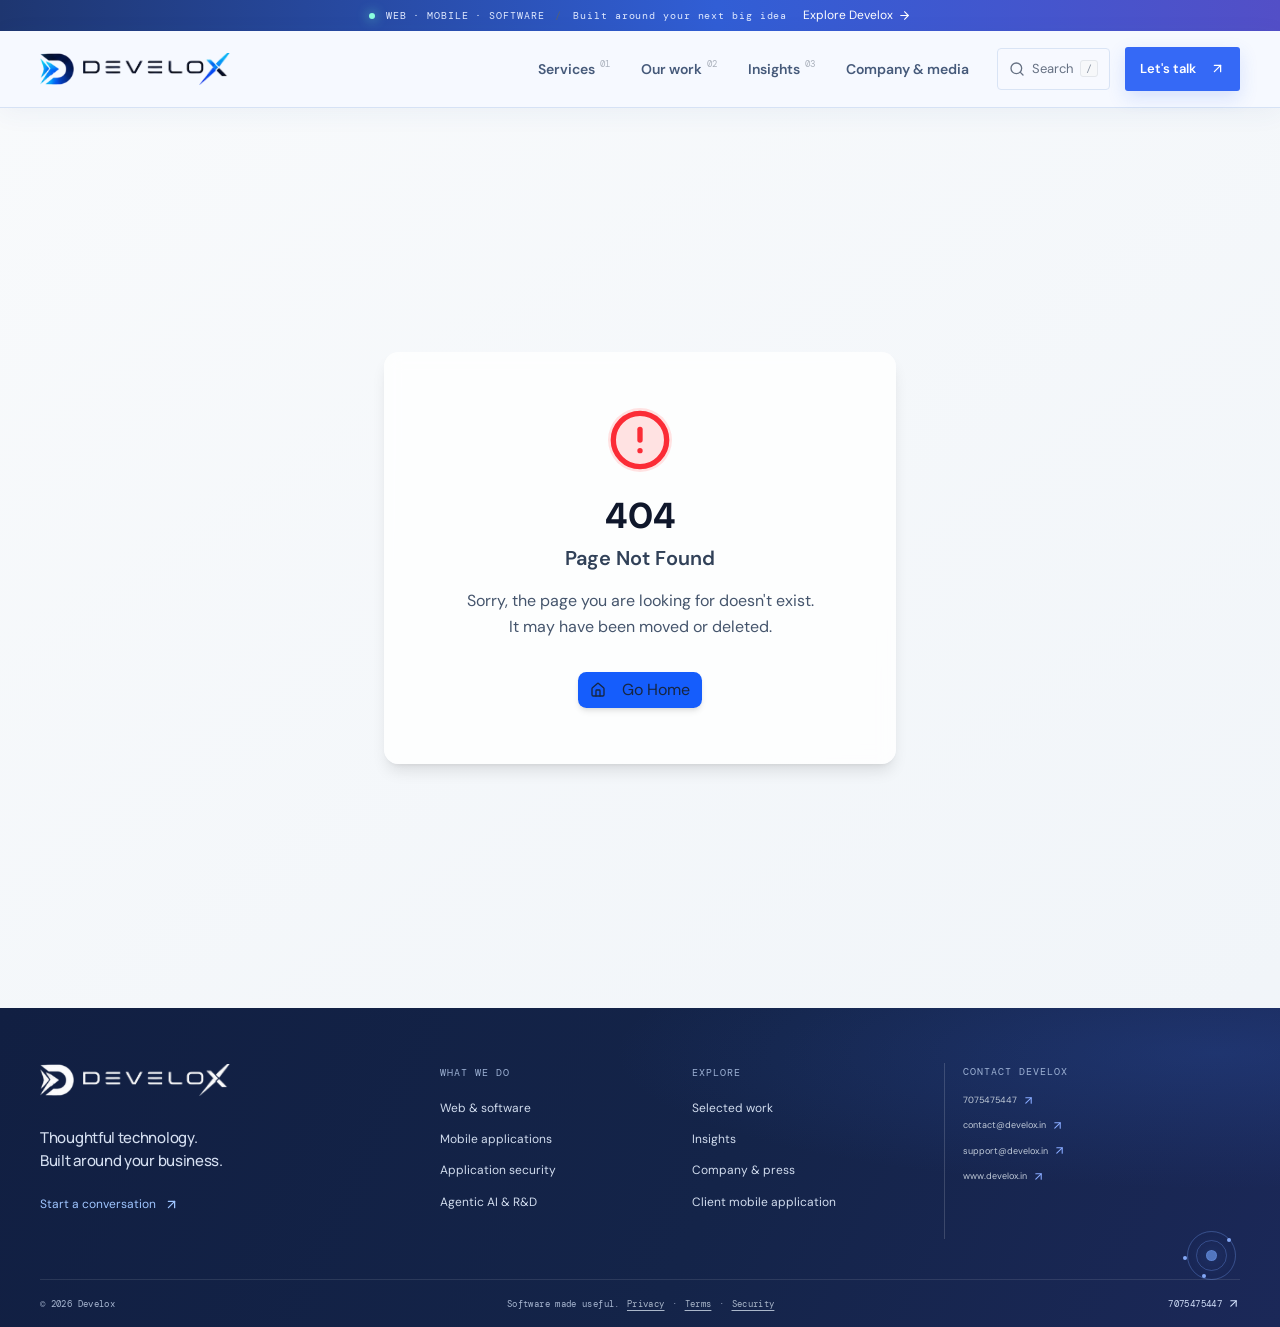
<file: index.html>
<!doctype html>
<html lang="en">
  <head>
    <meta charset="UTF-8" />
    <meta name="viewport" content="width=device-width, initial-scale=1.0" />
    <meta name="theme-color" content="#151d2b" />
    <meta name="color-scheme" content="light" />
    <meta name="description" content="Develox provides web and software, mobile applications, app security and agentic AI. Explore a client mobile app delivered by Develox." />
    <title>Develox — Software, Mobile Apps &amp; AI Development</title>
    <link rel="canonical" href="https://www.develox.in/" />
    <meta property="og:type" content="website" />
    <meta property="og:site_name" content="Develox" />
    <meta property="og:title" content="Develox — Software, Mobile Apps &amp; AI Development" />
    <meta property="og:description" content="Web and software. Mobile apps. Application security. Agentic AI and research." />
    <meta property="og:url" content="https://www.develox.in/" />
    <meta property="og:image" content="https://www.develox.in/images/og-image.png" />
    <meta property="og:image:width" content="1200" />
    <meta property="og:image:height" content="630" />
    <meta property="og:image:alt" content="Develox — Build for what comes next." />
    <meta name="twitter:card" content="summary_large_image" />
    <meta name="twitter:title" content="Develox — Software, Mobile Apps &amp; AI Development" />
    <meta name="twitter:description" content="Web and software. Mobile apps. Application security. Agentic AI and research." />
    <meta name="twitter:image" content="https://www.develox.in/images/og-image.png" />
    <link rel="icon" type="image/png" href="/images/develox-mark.png" />
    <link rel="apple-touch-icon" href="/images/apple-touch-icon.png" />
    <link rel="manifest" href="/manifest.webmanifest" />
    <link rel="preconnect" href="https://fonts.googleapis.com" />
    <link rel="preconnect" href="https://fonts.gstatic.com" crossorigin />
    <link rel="stylesheet" href="https://fonts.googleapis.com/css2?family=DM+Mono:wght@400;500&family=DM+Sans:wght@400;500;600;700&family=Manrope:wght@400;500;600;700;800&display=swap" />
    <script type="application/ld+json">{"@context":"https://schema.org","@type":"Organization","name":"Develox","url":"https://www.develox.in/","logo":"https://www.develox.in/images/develox-mark.png","email":"contact@develox.in","description":"Develox provides web and software development, mobile application development, application security, and agentic AI and R&D services.","contactPoint":{"@type":"ContactPoint","contactType":"sales","email":"contact@develox.in"}}</script>
    <script type="module" crossorigin src="/assets/index-063c77e4.js?v=2"></script>
    <link rel="stylesheet" crossorigin href="/assets/index-85b32090.css?v=2">
  </head>
  <body>
    <div id="root"></div>
    <noscript>
      <h1>Develox — Software, Mobile Apps &amp; AI Development</h1>
      <p>Develox provides web and software development, mobile application development, application security, and agentic AI and R&amp;D. This site works best with JavaScript enabled.</p>
      <p><a href="/contact">Contact us</a> · <a href="mailto:contact@develox.in">contact@develox.in</a> · <a href="/privacy">Privacy</a> · <a href="/terms">Terms</a> · <a href="/security">Security</a></p>
    </noscript>
      

  
  <script>
(function() {
  function injectDoctorsDietBtn() {
    try {
      if (document.getElementById('doctorsdiet-btn')) return;
      var intro = document.querySelector('.case-intro') || document.querySelector('.case-links-row');
      if (!intro) return;
      
      var btn = document.createElement('a');
      btn.href = '/doctorsdiet/';
      btn.id = 'doctorsdiet-btn';
      btn.style.cssText = 'display: inline-flex; align-items: center; gap: 8px; background: linear-gradient(135deg, #059669 0%, #10b981 100%); color: #ffffff !important; padding: 8px 18px; border-radius: 9999px; font-family: "DM Sans", -apple-system, BlinkMacSystemFont, sans-serif; font-size: 13px; font-weight: 700; text-decoration: none; border-bottom: none !important; box-shadow: 0 4px 14px rgba(5,150,105,0.35); border: 1px solid rgba(255,255,255,0.25); transition: transform 0.2s ease, box-shadow 0.2s ease; margin-top: 14px;';
      btn.onmouseover = function() { this.style.transform = 'translateY(-2px) scale(1.02)'; this.style.boxShadow = '0 8px 20px rgba(5,150,105,0.5)'; };
      btn.onmouseout = function() { this.style.transform = 'none'; this.style.boxShadow = '0 4px 14px rgba(5,150,105,0.35)'; };
      btn.innerHTML = '<span style="font-size: 15px; line-height: 1;">&#x1F957;</span><span>Doctor\'s Diet AI</span><svg width="14" height="14" viewBox="0 0 24 24" fill="none" stroke="currentColor" stroke-width="2.5" stroke-linecap="round" stroke-linejoin="round"><path d="M7 17l9.2-9.2M17 17V8H8"/></svg>';
      
      intro.appendChild(btn);
      if (window._dietObs) {
        window._dietObs.disconnect();
        window._dietObs = null;
      }
    } catch(e) {}
  }

  if (document.readyState === 'loading') {
    document.addEventListener('DOMContentLoaded', injectDoctorsDietBtn);
  } else {
    injectDoctorsDietBtn();
  }

  try {
    window._dietObs = new MutationObserver(function() {
      injectDoctorsDietBtn();
    });
    window._dietObs.observe(document.body || document.documentElement, { childList: true, subtree: true });
    setTimeout(function() {
      if (window._dietObs) {
        window._dietObs.disconnect();
        window._dietObs = null;
      }
    }, 4000);
  } catch(e) {}
})();
</script>
  </body>
</html>
</file>
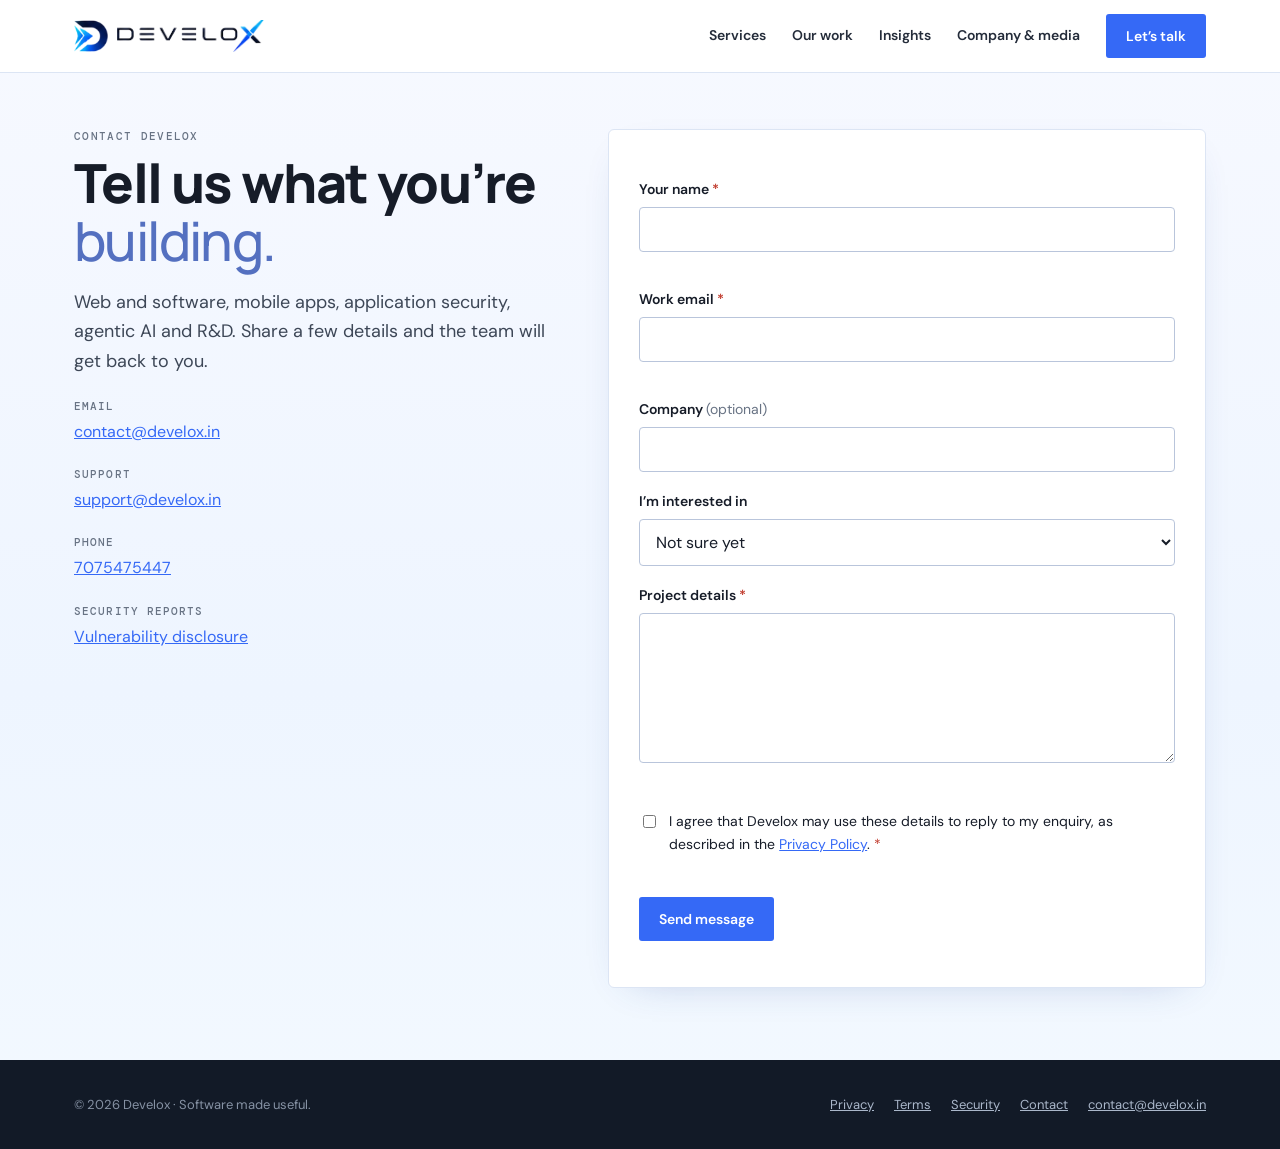
<file: contact.html>
<!doctype html>
<html lang="en"><head><meta charset="UTF-8"/><meta name="viewport" content="width=device-width, initial-scale=1.0"/>
<meta name="theme-color" content="#151d2b"/><title>Contact — Develox</title><meta name="description" content="Talk to Develox about web and software, mobile apps, application security or agentic AI."/>
<link rel="canonical" href="https://www.develox.in/contact"/>
<meta property="og:type" content="website"/><meta property="og:site_name" content="Develox"/><meta property="og:title" content="Contact — Develox"/><meta property="og:description" content="Talk to Develox about web and software, mobile apps, application security or agentic AI."/><meta property="og:url" content="https://www.develox.in/contact"/><meta property="og:image" content="https://www.develox.in/images/og-image.png"/><meta name="twitter:card" content="summary_large_image"/>
<link rel="icon" type="image/png" href="/images/develox-mark.png"/><link rel="apple-touch-icon" href="/images/apple-touch-icon.png"/><link rel="manifest" href="/manifest.webmanifest"/>
<link rel="preconnect" href="https://fonts.googleapis.com"/><link rel="preconnect" href="https://fonts.gstatic.com" crossorigin/>
<link rel="stylesheet" href="https://fonts.googleapis.com/css2?family=DM+Mono:wght@400;500&family=DM+Sans:wght@400;500;600;700&family=Manrope:wght@400;500;600;700;800&display=swap"/>
<link rel="stylesheet" href="/pages/pages.css?v=2"/></head><body>
<a class="skip" href="#main">Skip to content</a>
<header class="hd"><div class="wrap"><a href="/" class="brand-lockup" aria-label="Develox home" style="display:inline-flex;align-items:center;gap:9px;text-decoration:none;"><img src="/images/develox-mark.png" alt="Develox logo" class="brand-symbol" style="width:34px;height:34px;object-fit:contain;flex-shrink:0;display:block;"/><img src="/images/develox-wordmark.png" alt="Develox" class="brand-wordmark" style="width:147px;height:34px;object-fit:contain;display:block;"/></a>
<nav class="nav" aria-label="Primary"><a href="/#products">Services</a><a href="/#case-studies">Our work</a><a href="/#insights">Insights</a><a href="/company">Company &amp; media</a><a class="btn" href="/contact">Let&rsquo;s talk</a></nav></div></header>
<main id="main"><div class="wrap"><div class="grid"><div class="side"><div class="eyebrow">Contact Develox</div><h1>Tell us what you&rsquo;re <em>building.</em></h1>
<p class="lead">Web and software, mobile apps, application security, agentic AI and R&amp;D. Share a few details and the team will get back to you.</p>
<div class="k">Email</div><p><a href="mailto:contact@develox.in">contact@develox.in</a></p><div class="k">Support</div><p><a href="mailto:support@develox.in">support@develox.in</a></p>
<div class="k">Phone</div><p><a href="tel:7075475447">7075475447</a></p>
<div class="k">Security reports</div><p><a href="/security">Vulnerability disclosure</a></p></div>
<div class="card"><form id="cf" novalidate autocomplete="on" aria-describedby="status">
<label for="name">Your name <span class="req" aria-hidden="true">*</span></label><input id="name" name="name" type="text" maxlength="100" autocomplete="name" required/><p class="err" id="e-name"></p>
<label for="email">Work email <span class="req" aria-hidden="true">*</span></label><input id="email" name="email" type="email" maxlength="254" autocomplete="email" required/><p class="err" id="e-email"></p>
<label for="company">Company <span style="font-weight:400;color:#687384">(optional)</span></label><input id="company" name="company" type="text" maxlength="120" autocomplete="organization"/>
<label for="service">I&rsquo;m interested in</label><select id="service" name="service"><option value="general">Not sure yet</option><option value="web-software">Web &amp; software development</option><option value="mobile-apps">Mobile app development</option><option value="app-security">Application security</option><option value="ai-research">Agentic AI &amp; R&amp;D</option></select>
<label for="message">Project details <span class="req" aria-hidden="true">*</span></label><textarea id="message" name="message" maxlength="4000" required></textarea><p class="err" id="e-message"></p>
<div class="hp" aria-hidden="true"><label for="website">Leave this field empty</label><input id="website" name="website" type="text" tabindex="-1" autocomplete="off"/></div>
<label class="chk" for="consent"><input id="consent" name="consent" type="checkbox" required/><span>I agree that Develox may use these details to reply to my enquiry, as described in the <a href="/privacy">Privacy Policy</a>. <span class="req" aria-hidden="true">*</span></span></label><p class="err" id="e-consent"></p>
<p style="margin-top:22px"><button class="btn" id="send" type="submit">Send message</button></p>
<div id="status" class="status" role="status" aria-live="polite"></div>
<noscript><p class="note">This form needs JavaScript. Please email <a href="mailto:contact@develox.in">contact@develox.in</a> instead.</p></noscript></form></div></div></div></main>
<footer class="ft"><div class="wrap"><span>© 2026 Develox · Software made useful.</span><nav aria-label="Legal"><a href="/privacy">Privacy</a><a href="/terms">Terms</a><a href="/security">Security</a><a href="/contact">Contact</a><a href="mailto:contact@develox.in">contact@develox.in</a></nav></div></footer><script src="/pages/contact.js" defer></script></body></html>
</file>
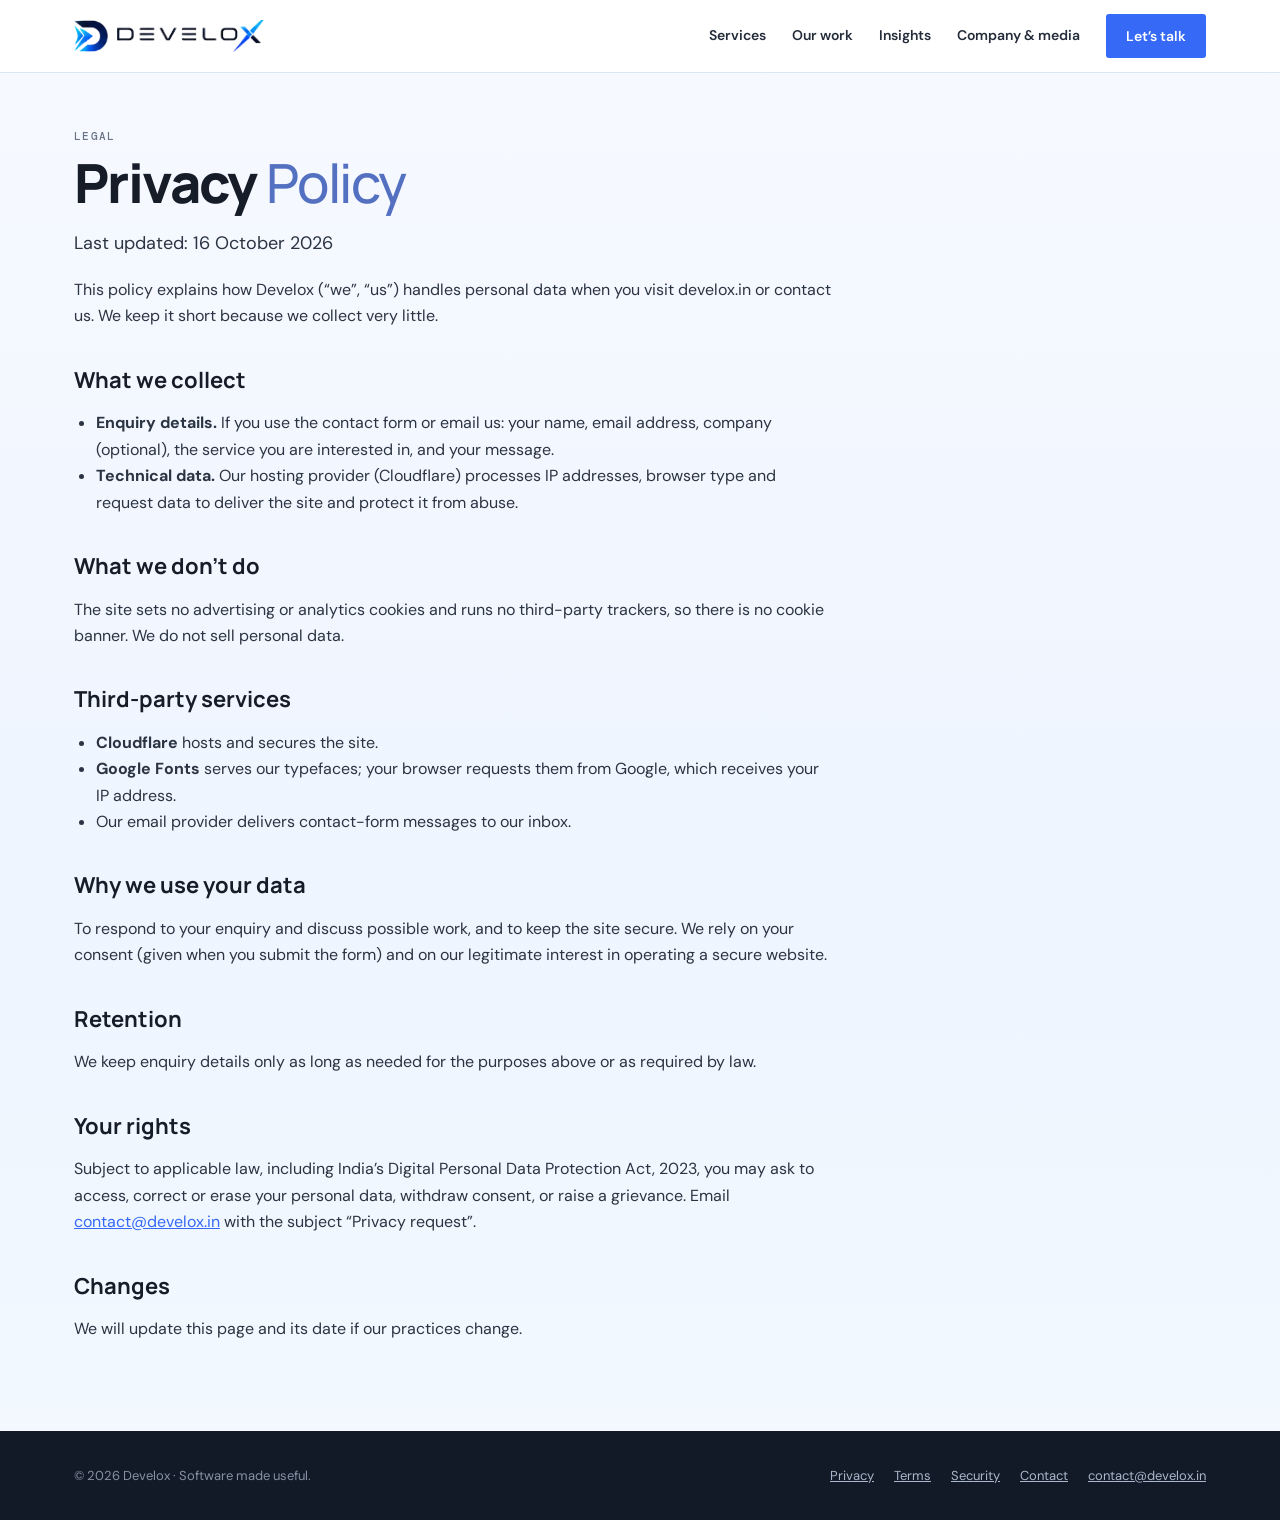
<file: privacy.html>
<!doctype html>
<html lang="en"><head><meta charset="UTF-8"/><meta name="viewport" content="width=device-width, initial-scale=1.0"/>
<meta name="theme-color" content="#151d2b"/><title>Privacy Policy — Develox</title><meta name="description" content="How Develox collects, uses and protects personal data."/>
<link rel="canonical" href="https://www.develox.in/privacy"/>
<meta property="og:type" content="website"/><meta property="og:site_name" content="Develox"/><meta property="og:title" content="Privacy Policy — Develox"/><meta property="og:description" content="How Develox collects, uses and protects personal data."/><meta property="og:url" content="https://www.develox.in/privacy"/><meta property="og:image" content="https://www.develox.in/images/og-image.png"/><meta name="twitter:card" content="summary_large_image"/>
<link rel="icon" type="image/png" href="/images/develox-mark.png"/><link rel="apple-touch-icon" href="/images/apple-touch-icon.png"/><link rel="manifest" href="/manifest.webmanifest"/>
<link rel="preconnect" href="https://fonts.googleapis.com"/><link rel="preconnect" href="https://fonts.gstatic.com" crossorigin/>
<link rel="stylesheet" href="https://fonts.googleapis.com/css2?family=DM+Mono:wght@400;500&family=DM+Sans:wght@400;500;600;700&family=Manrope:wght@400;500;600;700;800&display=swap"/>
<link rel="stylesheet" href="/pages/pages.css?v=2"/></head><body>
<a class="skip" href="#main">Skip to content</a>
<header class="hd"><div class="wrap"><a href="/" class="brand-lockup" aria-label="Develox home" style="display:inline-flex;align-items:center;gap:9px;text-decoration:none;"><img src="/images/develox-mark.png" alt="Develox logo" class="brand-symbol" style="width:34px;height:34px;object-fit:contain;flex-shrink:0;display:block;"/><img src="/images/develox-wordmark.png" alt="Develox" class="brand-wordmark" style="width:147px;height:34px;object-fit:contain;display:block;"/></a>
<nav class="nav" aria-label="Primary"><a href="/#products">Services</a><a href="/#case-studies">Our work</a><a href="/#insights">Insights</a><a href="/company">Company &amp; media</a><a class="btn" href="/contact">Let&rsquo;s talk</a></nav></div></header>
<main id="main"><div class="wrap"><div class="doc"><div class="eyebrow">Legal</div><h1>Privacy <em>Policy</em></h1><p class="lead">Last updated: 16 October 2026</p>
<p>This policy explains how Develox (&ldquo;we&rdquo;, &ldquo;us&rdquo;) handles personal data when you visit develox.in or contact us. We keep it short because we collect very little.</p>
<h2>What we collect</h2><ul><li><strong>Enquiry details.</strong> If you use the contact form or email us: your name, email address, company (optional), the service you are interested in, and your message.</li>
<li><strong>Technical data.</strong> Our hosting provider (Cloudflare) processes IP addresses, browser type and request data to deliver the site and protect it from abuse.</li></ul>
<h2>What we don&rsquo;t do</h2><p>The site sets no advertising or analytics cookies and runs no third-party trackers, so there is no cookie banner. We do not sell personal data.</p>
<h2>Third-party services</h2><ul><li><strong>Cloudflare</strong> hosts and secures the site.</li><li><strong>Google Fonts</strong> serves our typefaces; your browser requests them from Google, which receives your IP address.</li><li>Our email provider delivers contact-form messages to our inbox.</li></ul>
<h2>Why we use your data</h2><p>To respond to your enquiry and discuss possible work, and to keep the site secure. We rely on your consent (given when you submit the form) and on our legitimate interest in operating a secure website.</p>
<h2>Retention</h2><p>We keep enquiry details only as long as needed for the purposes above or as required by law.</p>
<h2>Your rights</h2><p>Subject to applicable law, including India&rsquo;s Digital Personal Data Protection Act, 2023, you may ask to access, correct or erase your personal data, withdraw consent, or raise a grievance. Email <a href="mailto:contact@develox.in?subject=Privacy%20request">contact@develox.in</a> with the subject &ldquo;Privacy request&rdquo;.</p>
<h2>Changes</h2><p>We will update this page and its date if our practices change.</p></div></div></main>
<footer class="ft"><div class="wrap"><span>© 2026 Develox · Software made useful.</span><nav aria-label="Legal"><a href="/privacy">Privacy</a><a href="/terms">Terms</a><a href="/security">Security</a><a href="/contact">Contact</a><a href="mailto:contact@develox.in">contact@develox.in</a></nav></div></footer></body></html>
</file>
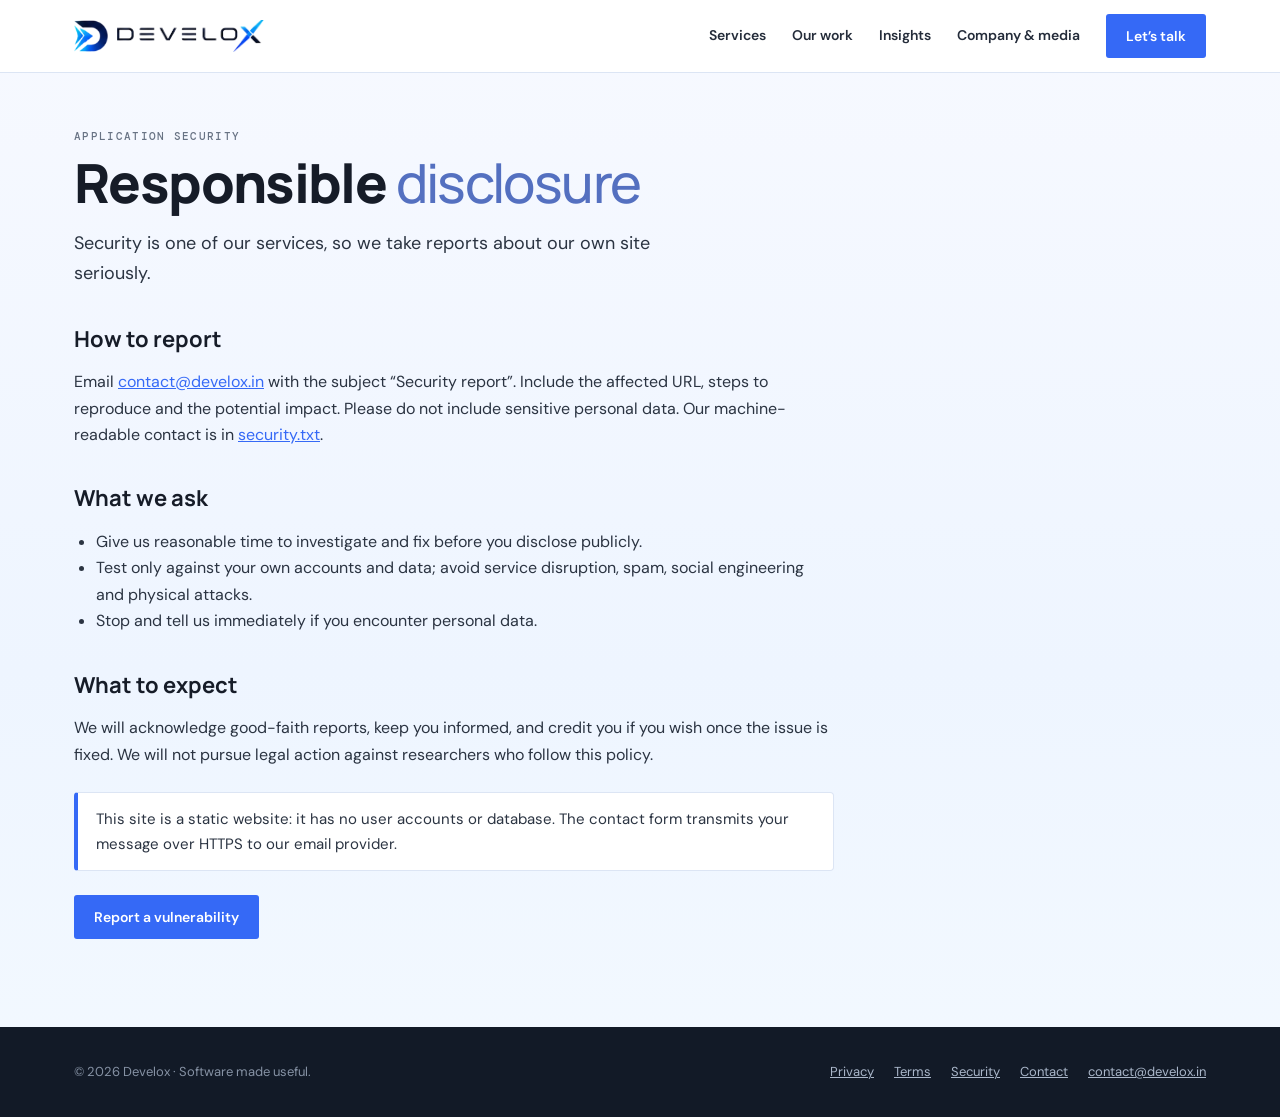
<file: security.html>
<!doctype html>
<html lang="en"><head><meta charset="UTF-8"/><meta name="viewport" content="width=device-width, initial-scale=1.0"/>
<meta name="theme-color" content="#151d2b"/><title>Security & Responsible Disclosure — Develox</title><meta name="description" content="How to report a security vulnerability to Develox."/>
<link rel="canonical" href="https://www.develox.in/security"/>
<meta property="og:type" content="website"/><meta property="og:site_name" content="Develox"/><meta property="og:title" content="Security & Responsible Disclosure — Develox"/><meta property="og:description" content="How to report a security vulnerability to Develox."/><meta property="og:url" content="https://www.develox.in/security"/><meta property="og:image" content="https://www.develox.in/images/og-image.png"/><meta name="twitter:card" content="summary_large_image"/>
<link rel="icon" type="image/png" href="/images/develox-mark.png"/><link rel="apple-touch-icon" href="/images/apple-touch-icon.png"/><link rel="manifest" href="/manifest.webmanifest"/>
<link rel="preconnect" href="https://fonts.googleapis.com"/><link rel="preconnect" href="https://fonts.gstatic.com" crossorigin/>
<link rel="stylesheet" href="https://fonts.googleapis.com/css2?family=DM+Mono:wght@400;500&family=DM+Sans:wght@400;500;600;700&family=Manrope:wght@400;500;600;700;800&display=swap"/>
<link rel="stylesheet" href="/pages/pages.css?v=2"/></head><body>
<a class="skip" href="#main">Skip to content</a>
<header class="hd"><div class="wrap"><a href="/" class="brand-lockup" aria-label="Develox home" style="display:inline-flex;align-items:center;gap:9px;text-decoration:none;"><img src="/images/develox-mark.png" alt="Develox logo" class="brand-symbol" style="width:34px;height:34px;object-fit:contain;flex-shrink:0;display:block;"/><img src="/images/develox-wordmark.png" alt="Develox" class="brand-wordmark" style="width:147px;height:34px;object-fit:contain;display:block;"/></a>
<nav class="nav" aria-label="Primary"><a href="/#products">Services</a><a href="/#case-studies">Our work</a><a href="/#insights">Insights</a><a href="/company">Company &amp; media</a><a class="btn" href="/contact">Let&rsquo;s talk</a></nav></div></header>
<main id="main"><div class="wrap"><div class="doc"><div class="eyebrow">Application security</div><h1>Responsible <em>disclosure</em></h1>
<p class="lead">Security is one of our services, so we take reports about our own site seriously.</p>
<h2>How to report</h2><p>Email <a href="mailto:contact@develox.in?subject=Security%20report">contact@develox.in</a> with the subject &ldquo;Security report&rdquo;. Include the affected URL, steps to reproduce and the potential impact. Please do not include sensitive personal data. Our machine-readable contact is in <a href="/.well-known/security.txt">security.txt</a>.</p>
<h2>What we ask</h2><ul><li>Give us reasonable time to investigate and fix before you disclose publicly.</li><li>Test only against your own accounts and data; avoid service disruption, spam, social engineering and physical attacks.</li><li>Stop and tell us immediately if you encounter personal data.</li></ul>
<h2>What to expect</h2><p>We will acknowledge good-faith reports, keep you informed, and credit you if you wish once the issue is fixed. We will not pursue legal action against researchers who follow this policy.</p>
<p class="note">This site is a static website: it has no user accounts or database. The contact form transmits your message over HTTPS to our email provider.</p>
<p><a class="btn" href="mailto:contact@develox.in?subject=Security%20report">Report a vulnerability</a></p></div></div></main>
<footer class="ft"><div class="wrap"><span>© 2026 Develox · Software made useful.</span><nav aria-label="Legal"><a href="/privacy">Privacy</a><a href="/terms">Terms</a><a href="/security">Security</a><a href="/contact">Contact</a><a href="mailto:contact@develox.in">contact@develox.in</a></nav></div></footer></body></html>
</file>
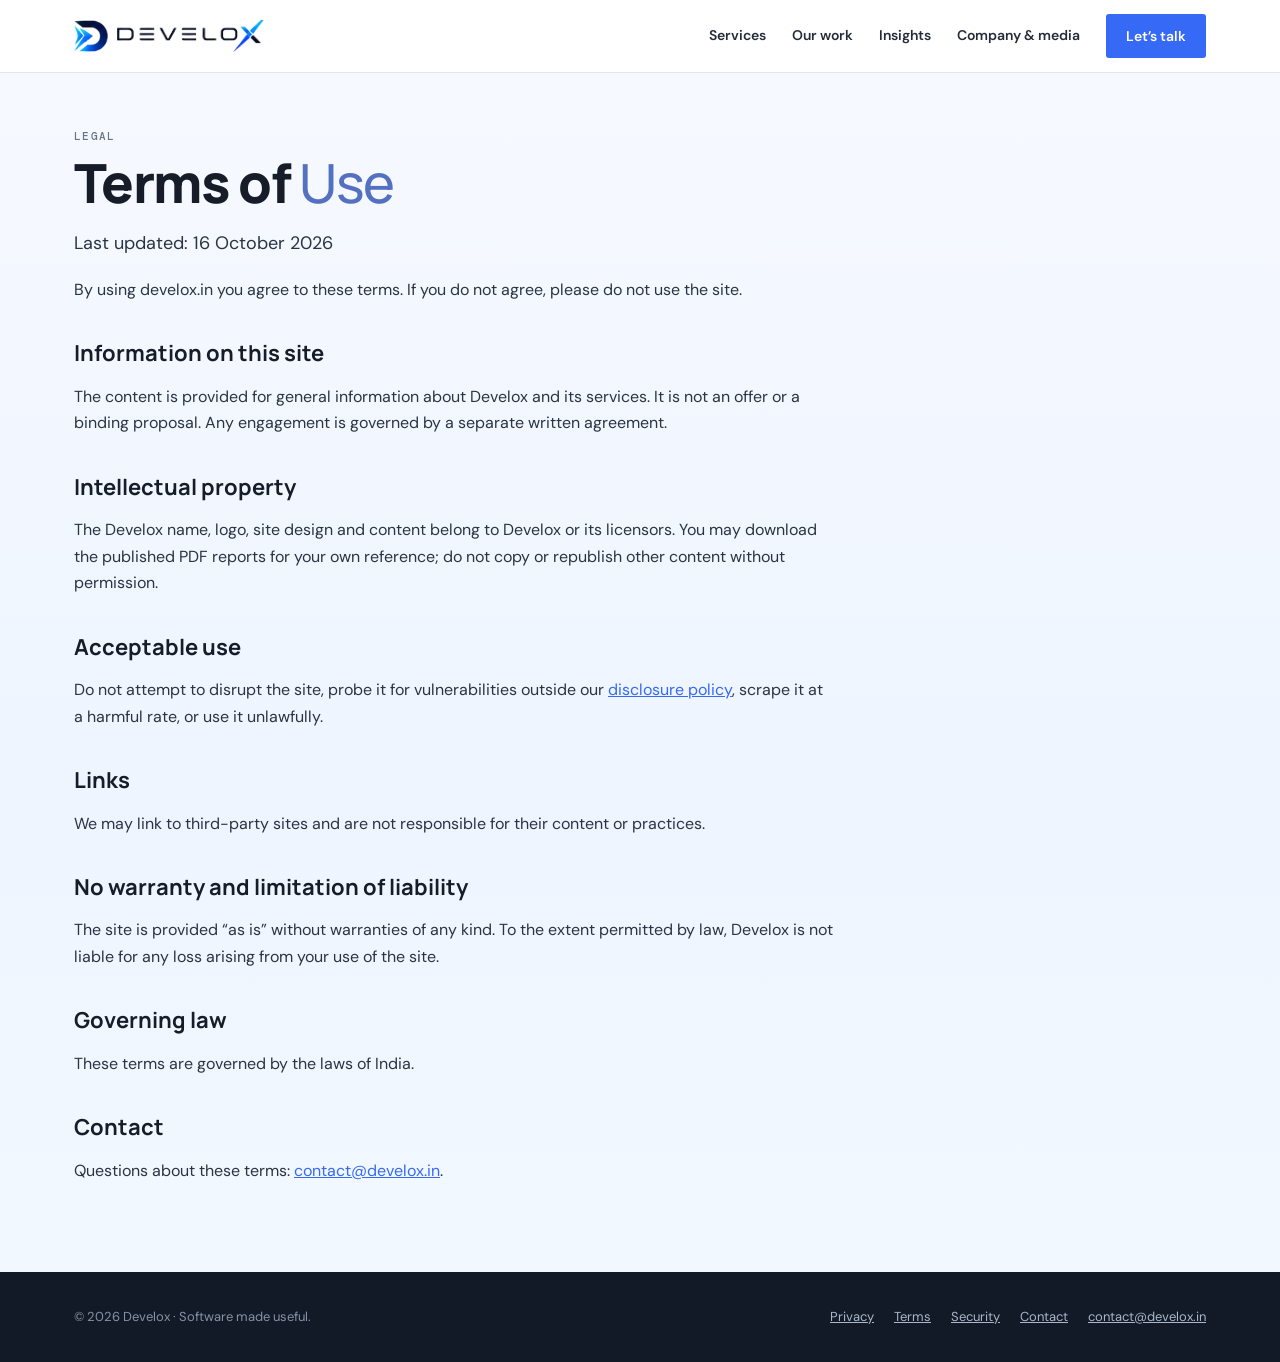
<file: terms.html>
<!doctype html>
<html lang="en"><head><meta charset="UTF-8"/><meta name="viewport" content="width=device-width, initial-scale=1.0"/>
<meta name="theme-color" content="#151d2b"/><title>Terms of Use — Develox</title><meta name="description" content="The terms that apply when you use the Develox website."/>
<link rel="canonical" href="https://www.develox.in/terms"/>
<meta property="og:type" content="website"/><meta property="og:site_name" content="Develox"/><meta property="og:title" content="Terms of Use — Develox"/><meta property="og:description" content="The terms that apply when you use the Develox website."/><meta property="og:url" content="https://www.develox.in/terms"/><meta property="og:image" content="https://www.develox.in/images/og-image.png"/><meta name="twitter:card" content="summary_large_image"/>
<link rel="icon" type="image/png" href="/images/develox-mark.png"/><link rel="apple-touch-icon" href="/images/apple-touch-icon.png"/><link rel="manifest" href="/manifest.webmanifest"/>
<link rel="preconnect" href="https://fonts.googleapis.com"/><link rel="preconnect" href="https://fonts.gstatic.com" crossorigin/>
<link rel="stylesheet" href="https://fonts.googleapis.com/css2?family=DM+Mono:wght@400;500&family=DM+Sans:wght@400;500;600;700&family=Manrope:wght@400;500;600;700;800&display=swap"/>
<link rel="stylesheet" href="/pages/pages.css?v=2"/></head><body>
<a class="skip" href="#main">Skip to content</a>
<header class="hd"><div class="wrap"><a href="/" class="brand-lockup" aria-label="Develox home" style="display:inline-flex;align-items:center;gap:9px;text-decoration:none;"><img src="/images/develox-mark.png" alt="Develox logo" class="brand-symbol" style="width:34px;height:34px;object-fit:contain;flex-shrink:0;display:block;"/><img src="/images/develox-wordmark.png" alt="Develox" class="brand-wordmark" style="width:147px;height:34px;object-fit:contain;display:block;"/></a>
<nav class="nav" aria-label="Primary"><a href="/#products">Services</a><a href="/#case-studies">Our work</a><a href="/#insights">Insights</a><a href="/company">Company &amp; media</a><a class="btn" href="/contact">Let&rsquo;s talk</a></nav></div></header>
<main id="main"><div class="wrap"><div class="doc"><div class="eyebrow">Legal</div><h1>Terms of <em>Use</em></h1><p class="lead">Last updated: 16 October 2026</p>
<p>By using develox.in you agree to these terms. If you do not agree, please do not use the site.</p>
<h2>Information on this site</h2><p>The content is provided for general information about Develox and its services. It is not an offer or a binding proposal. Any engagement is governed by a separate written agreement.</p>
<h2>Intellectual property</h2><p>The Develox name, logo, site design and content belong to Develox or its licensors. You may download the published PDF reports for your own reference; do not copy or republish other content without permission.</p>
<h2>Acceptable use</h2><p>Do not attempt to disrupt the site, probe it for vulnerabilities outside our <a href="/security">disclosure policy</a>, scrape it at a harmful rate, or use it unlawfully.</p>
<h2>Links</h2><p>We may link to third-party sites and are not responsible for their content or practices.</p>
<h2>No warranty and limitation of liability</h2><p>The site is provided &ldquo;as is&rdquo; without warranties of any kind. To the extent permitted by law, Develox is not liable for any loss arising from your use of the site.</p>
<h2>Governing law</h2><p>These terms are governed by the laws of India.</p>
<h2>Contact</h2><p>Questions about these terms: <a href="mailto:contact@develox.in">contact@develox.in</a>.</p></div></div></main>
<footer class="ft"><div class="wrap"><span>© 2026 Develox · Software made useful.</span><nav aria-label="Legal"><a href="/privacy">Privacy</a><a href="/terms">Terms</a><a href="/security">Security</a><a href="/contact">Contact</a><a href="mailto:contact@develox.in">contact@develox.in</a></nav></div></footer></body></html>
</file>
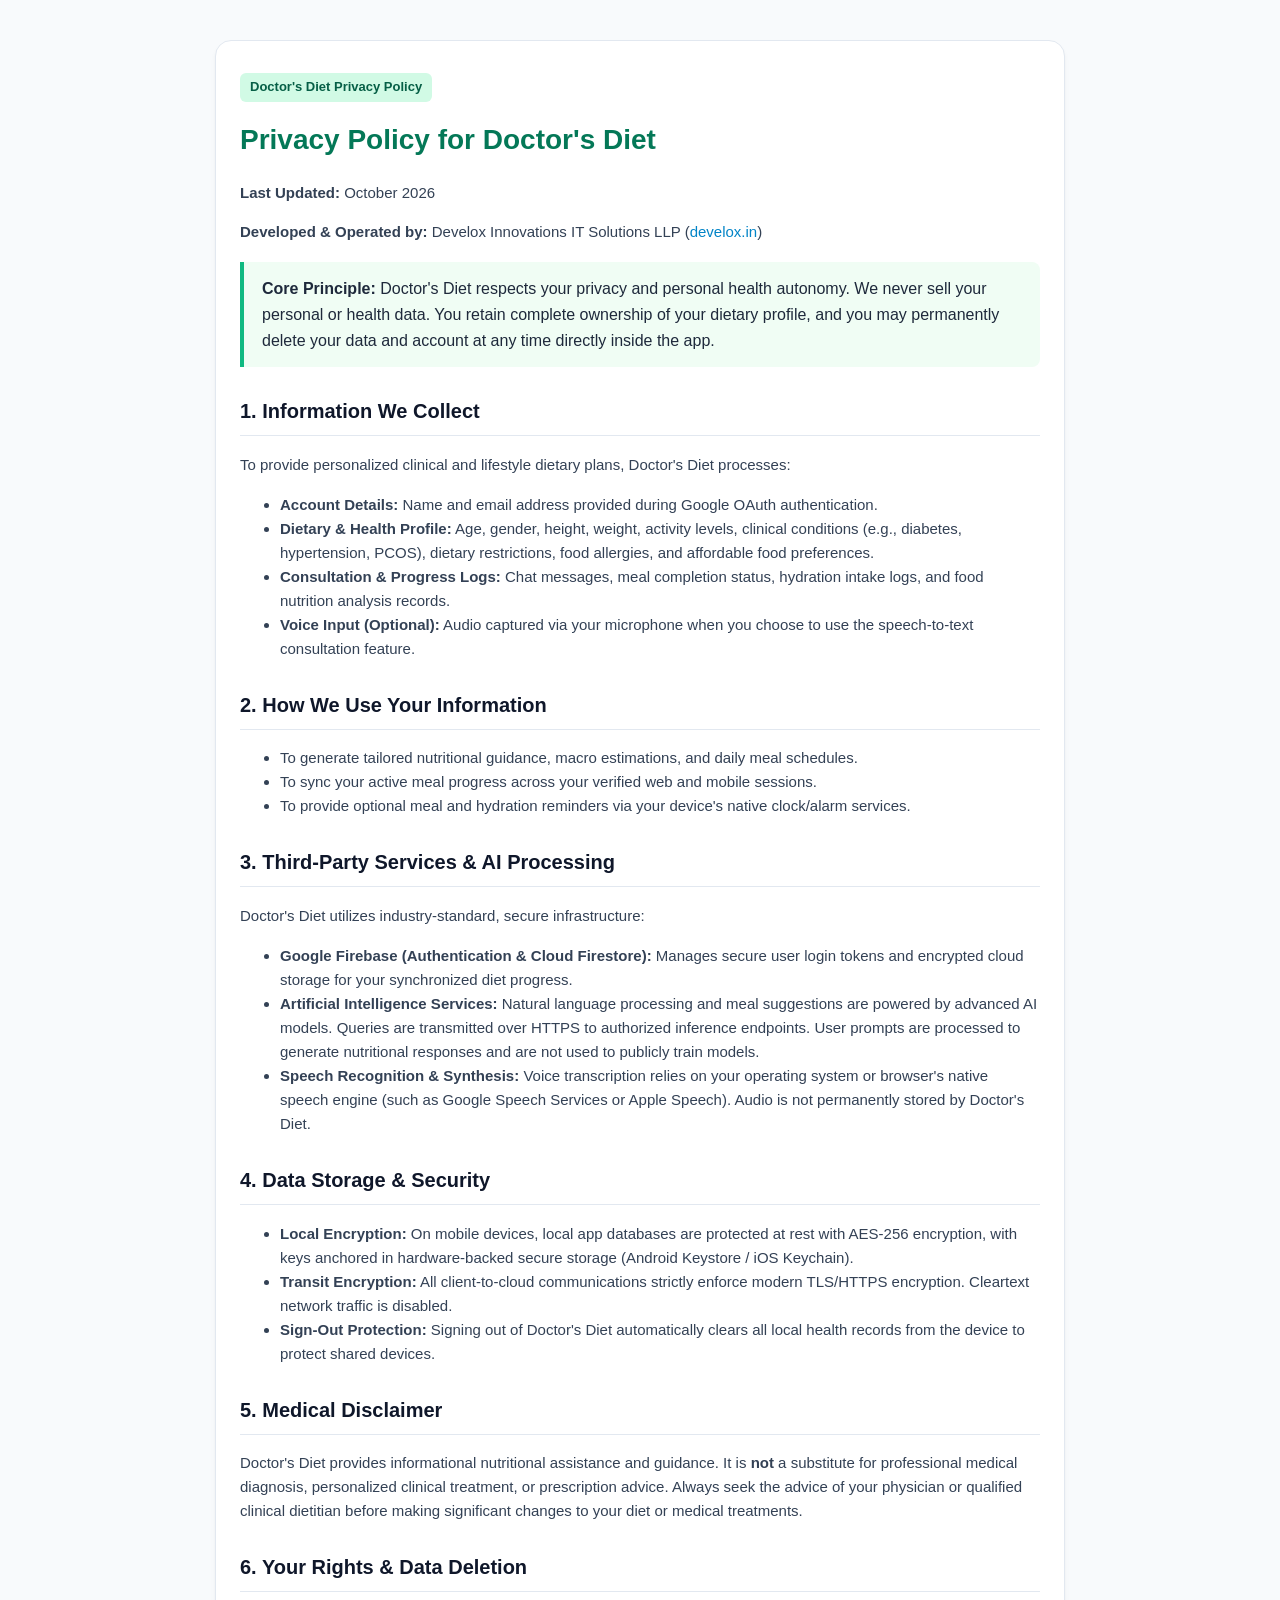
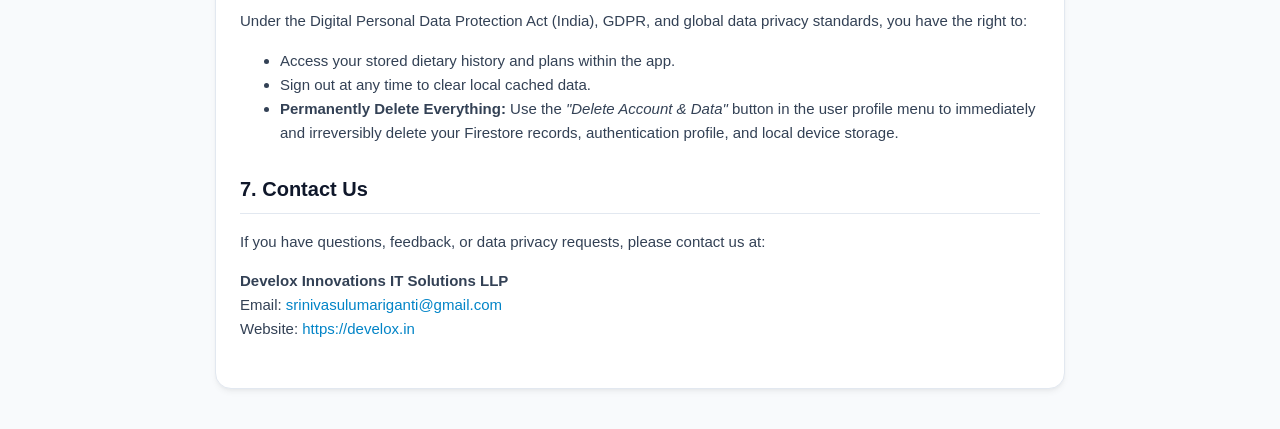
<file: doctorsdiet/privacy.html>
<!DOCTYPE html>
<html lang="en">
<head>
  <meta charset="UTF-8">
  <meta name="viewport" content="width=device-width, initial-scale=1.0">
  <title>Privacy Policy - Doctor's Diet</title>
  <style>
    body {
      font-family: -apple-system, BlinkMacSystemFont, 'Segoe UI', Roboto, Helvetica, Arial, sans-serif;
      line-height: 1.6;
      color: #1e293b;
      background-color: #f8fafc;
      margin: 0;
      padding: 0;
    }
    .container {
      max-width: 800px;
      margin: 40px auto;
      padding: 32px 24px;
      background: #ffffff;
      border-radius: 16px;
      box-shadow: 0 4px 6px -1px rgb(0 0 0 / 0.05), 0 2px 4px -2px rgb(0 0 0 / 0.05);
      border: 1px solid #e2e8f0;
    }
    h1 { color: #047857; margin-top: 0; font-size: 28px; }
    h2 { color: #0f172a; margin-top: 28px; font-size: 20px; border-bottom: 1px solid #e2e8f0; padding-bottom: 8px; }
    p, li { font-size: 15px; color: #334155; }
    .badge {
      display: inline-block;
      background: #d1fae5;
      color: #065f46;
      padding: 4px 10px;
      border-radius: 6px;
      font-size: 13px;
      font-weight: 600;
      margin-bottom: 16px;
    }
    .highlight-box {
      background: #f0fdf4;
      border-left: 4px solid #10b981;
      padding: 14px 18px;
      border-radius: 0 8px 8px 0;
      margin: 18px 0;
    }
    a { color: #0284c7; text-decoration: none; }
    a:hover { text-decoration: underline; }
  </style>
</head>
<body>
  <div class="container">
    <span class="badge">Doctor's Diet Privacy Policy</span>
    <h1>Privacy Policy for Doctor's Diet</h1>
    <p><strong>Last Updated:</strong> October 2026</p>
    <p><strong>Developed & Operated by:</strong> Develox Innovations IT Solutions LLP (<a href="https://develox.in">develox.in</a>)</p>

    <div class="highlight-box">
      <strong>Core Principle:</strong> Doctor's Diet respects your privacy and personal health autonomy. We never sell your personal or health data. You retain complete ownership of your dietary profile, and you may permanently delete your data and account at any time directly inside the app.
    </div>

    <h2>1. Information We Collect</h2>
    <p>To provide personalized clinical and lifestyle dietary plans, Doctor's Diet processes:</p>
    <ul>
      <li><strong>Account Details:</strong> Name and email address provided during Google OAuth authentication.</li>
      <li><strong>Dietary & Health Profile:</strong> Age, gender, height, weight, activity levels, clinical conditions (e.g., diabetes, hypertension, PCOS), dietary restrictions, food allergies, and affordable food preferences.</li>
      <li><strong>Consultation & Progress Logs:</strong> Chat messages, meal completion status, hydration intake logs, and food nutrition analysis records.</li>
      <li><strong>Voice Input (Optional):</strong> Audio captured via your microphone when you choose to use the speech-to-text consultation feature.</li>
    </ul>

    <h2>2. How We Use Your Information</h2>
    <ul>
      <li>To generate tailored nutritional guidance, macro estimations, and daily meal schedules.</li>
      <li>To sync your active meal progress across your verified web and mobile sessions.</li>
      <li>To provide optional meal and hydration reminders via your device's native clock/alarm services.</li>
    </ul>

    <h2>3. Third-Party Services & AI Processing</h2>
    <p>Doctor's Diet utilizes industry-standard, secure infrastructure:</p>
    <ul>
      <li><strong>Google Firebase (Authentication & Cloud Firestore):</strong> Manages secure user login tokens and encrypted cloud storage for your synchronized diet progress.</li>
      <li><strong>Artificial Intelligence Services:</strong> Natural language processing and meal suggestions are powered by advanced AI models. Queries are transmitted over HTTPS to authorized inference endpoints. User prompts are processed to generate nutritional responses and are not used to publicly train models.</li>
      <li><strong>Speech Recognition & Synthesis:</strong> Voice transcription relies on your operating system or browser's native speech engine (such as Google Speech Services or Apple Speech). Audio is not permanently stored by Doctor's Diet.</li>
    </ul>

    <h2>4. Data Storage & Security</h2>
    <ul>
      <li><strong>Local Encryption:</strong> On mobile devices, local app databases are protected at rest with AES-256 encryption, with keys anchored in hardware-backed secure storage (Android Keystore / iOS Keychain).</li>
      <li><strong>Transit Encryption:</strong> All client-to-cloud communications strictly enforce modern TLS/HTTPS encryption. Cleartext network traffic is disabled.</li>
      <li><strong>Sign-Out Protection:</strong> Signing out of Doctor's Diet automatically clears all local health records from the device to protect shared devices.</li>
    </ul>

    <h2>5. Medical Disclaimer</h2>
    <p>Doctor's Diet provides informational nutritional assistance and guidance. It is <strong>not</strong> a substitute for professional medical diagnosis, personalized clinical treatment, or prescription advice. Always seek the advice of your physician or qualified clinical dietitian before making significant changes to your diet or medical treatments.</p>

    <h2>6. Your Rights & Data Deletion</h2>
    <p>Under the Digital Personal Data Protection Act (India), GDPR, and global data privacy standards, you have the right to:</p>
    <ul>
      <li>Access your stored dietary history and plans within the app.</li>
      <li>Sign out at any time to clear local cached data.</li>
      <li><strong>Permanently Delete Everything:</strong> Use the <em>"Delete Account & Data"</em> button in the user profile menu to immediately and irreversibly delete your Firestore records, authentication profile, and local device storage.</li>
    </ul>

    <h2>7. Contact Us</h2>
    <p>If you have questions, feedback, or data privacy requests, please contact us at:</p>
    <p>
      <strong>Develox Innovations IT Solutions LLP</strong><br>
      Email: <a href="mailto:srinivasulumariganti@gmail.com">srinivasulumariganti@gmail.com</a><br>
      Website: <a href="https://develox.in">https://develox.in</a>
    </p>
  </div>
</body>
</html>
</file>
<file: pages/pages.css>
*{box-sizing:border-box}html{scroll-padding-top:90px}body{margin:0;font:16px/1.65 'DM Sans',system-ui,-apple-system,'Segoe UI',Roboto,sans-serif;color:#161c28;background:linear-gradient(180deg,#f7f9ff,#eef5ff 60%,#f3f9ff);min-height:100vh;display:flex;flex-direction:column}
a{color:#3569f6}a:hover{color:#214de3}:focus-visible{outline:3px solid #3569f6;outline-offset:2px;border-radius:3px}
.skip{position:absolute;left:-999px;top:8px;background:#161c28;color:#fff;padding:10px 14px;border-radius:4px;z-index:50}.skip:focus{left:8px}
.hd{position:sticky;top:0;z-index:10;background:#fffffff2;border-bottom:1px solid #dce5f4;backdrop-filter:blur(8px)}
.wrap{max-width:1180px;margin:0 auto;padding:0 24px}.hd .wrap{display:flex;align-items:center;justify-content:space-between;height:72px;gap:16px}
.hd a{display:inline-flex;align-items:center;gap:9px;text-decoration:none}.hd .brand-symbol{width:34px!important;height:34px!important;object-fit:contain;flex-shrink:0;display:block}.hd .brand-wordmark{width:147px!important;height:34px!important;object-fit:contain;display:block}.hd img{object-fit:contain;display:block}.nav{display:flex;align-items:center;gap:26px}.nav a{color:#242c3a;text-decoration:none;font-weight:600;font-size:14px}.nav a:hover{color:#3569f6}
.btn{display:inline-flex;align-items:center;gap:8px;background:#3569f6;color:#fff!important;border:0;border-radius:3px;padding:13px 20px;font:600 14px 'DM Sans',sans-serif;cursor:pointer;text-decoration:none}.btn:hover{background:#214de3}.btn[disabled]{opacity:.6;cursor:wait}
main{flex:1;padding:56px 0 72px}.eyebrow{font:500 11px 'DM Mono',ui-monospace,monospace;letter-spacing:.12em;text-transform:uppercase;color:#687384}
h1{font:800 clamp(34px,5vw,54px)/1.08 'Manrope','DM Sans',sans-serif;letter-spacing:-.03em;margin:10px 0 18px;color:#161c28}h1 em{font-style:normal;color:#5470c0;font-weight:500}
h2{font:700 22px/1.3 'Manrope','DM Sans',sans-serif;margin:36px 0 8px}.lead{font-size:18px;color:#3d4757;max-width:640px}
.doc{max-width:760px}.doc p,.doc li{color:#2b3442}.doc ul{padding-left:22px}.note{background:#fff;border:1px solid #dce5f4;border-left:4px solid #3569f6;border-radius:4px;padding:14px 18px;margin:24px 0;font-size:15px}
.grid{display:grid;grid-template-columns:1fr 1.25fr;gap:56px;align-items:start}.card{background:#fff;border:1px solid #dce5f4;border-radius:6px;padding:30px;box-shadow:0 12px 40px -24px #2a4a9a55}
.side p{margin:6px 0}.side .k{font:500 11px 'DM Mono',monospace;letter-spacing:.1em;text-transform:uppercase;color:#687384;margin-top:22px}
label{display:block;font-weight:600;font-size:14px;margin:18px 0 6px}label .req{color:#c0392b}
input[type=text],input[type=email],select,textarea{width:100%;font:16px 'DM Sans',sans-serif;color:#161c28;background:#fff;border:1px solid #b9c5db;border-radius:4px;padding:11px 12px}textarea{min-height:150px;resize:vertical}
input:focus,select:focus,textarea:focus{border-color:#3569f6;outline:3px solid #3569f633}.err{color:#b3261e;font-size:13px;margin:5px 0 0;min-height:1em}[aria-invalid=true]{border-color:#b3261e!important}
.chk{display:flex;gap:10px;align-items:flex-start;font-weight:400;font-size:14px;margin-top:20px}.chk input{margin-top:5px}.hp{position:absolute!important;left:-9999px;width:1px;height:1px;overflow:hidden}
.status{margin-top:18px;padding:14px 16px;border-radius:4px;font-size:15px;display:none}.status.show{display:block}.status.ok{background:#e8f6ee;border:1px solid #9bd3b0;color:#14532d}.status.bad{background:#fdecea;border:1px solid #f0b4ae;color:#7a1c14}
.ft{background:#121a27;color:#8692a4;padding:34px 0;font-size:13px}.ft .wrap{display:flex;flex-wrap:wrap;gap:12px 28px;justify-content:space-between}.ft a{color:#aab7ca}.ft a:hover{color:#fff}.ft nav{display:flex;gap:20px;flex-wrap:wrap}
@media(max-width:860px){.grid{grid-template-columns:1fr;gap:34px}.nav a:not(.btn){display:none}main{padding-top:36px}.card{padding:22px}}
</file>
<file: assets/index-85b32090.css>
﻿@layer components;/*! tailwindcss v4.1.14 | MIT License | https://tailwindcss.com */@layer properties{@supports (((-webkit-hyphens:none)) and (not (margin-trim:inline))) or ((-moz-orient:inline) and (not (color:rgb(from red r g b)))){*,:before,:after,::backdrop{--tw-translate-x:0;--tw-translate-y:0;--tw-translate-z:0;--tw-rotate-x:initial;--tw-rotate-y:initial;--tw-rotate-z:initial;--tw-skew-x:initial;--tw-skew-y:initial;--tw-space-y-reverse:0;--tw-space-x-reverse:0;--tw-border-style:solid;--tw-gradient-position:initial;--tw-gradient-from:#0000;--tw-gradient-via:#0000;--tw-gradient-to:#0000;--tw-gradient-stops:initial;--tw-gradient-via-stops:initial;--tw-gradient-from-position:0%;--tw-gradient-via-position:50%;--tw-gradient-to-position:100%;--tw-leading:initial;--tw-font-weight:initial;--tw-tracking:initial;--tw-ordinal:initial;--tw-slashed-zero:initial;--tw-numeric-figure:initial;--tw-numeric-spacing:initial;--tw-numeric-fraction:initial;--tw-shadow:0 0 #0000;--tw-shadow-color:initial;--tw-shadow-alpha:100%;--tw-inset-shadow:0 0 #0000;--tw-inset-shadow-color:initial;--tw-inset-shadow-alpha:100%;--tw-ring-color:initial;--tw-ring-shadow:0 0 #0000;--tw-inset-ring-color:initial;--tw-inset-ring-shadow:0 0 #0000;--tw-ring-inset:initial;--tw-ring-offset-width:0px;--tw-ring-offset-color:#fff;--tw-ring-offset-shadow:0 0 #0000;--tw-outline-style:solid;--tw-blur:initial;--tw-brightness:initial;--tw-contrast:initial;--tw-grayscale:initial;--tw-hue-rotate:initial;--tw-invert:initial;--tw-opacity:initial;--tw-saturate:initial;--tw-sepia:initial;--tw-drop-shadow:initial;--tw-drop-shadow-color:initial;--tw-drop-shadow-alpha:100%;--tw-drop-shadow-size:initial;--tw-backdrop-blur:initial;--tw-backdrop-brightness:initial;--tw-backdrop-contrast:initial;--tw-backdrop-grayscale:initial;--tw-backdrop-hue-rotate:initial;--tw-backdrop-invert:initial;--tw-backdrop-opacity:initial;--tw-backdrop-saturate:initial;--tw-backdrop-sepia:initial;--tw-duration:initial;--tw-ease:initial;--tw-content:"";--tw-animation-delay:0s;--tw-animation-direction:normal;--tw-animation-duration:initial;--tw-animation-fill-mode:none;--tw-animation-iteration-count:1;--tw-enter-blur:0;--tw-enter-opacity:1;--tw-enter-rotate:0;--tw-enter-scale:1;--tw-enter-translate-x:0;--tw-enter-translate-y:0;--tw-exit-blur:0;--tw-exit-opacity:1;--tw-exit-rotate:0;--tw-exit-scale:1;--tw-exit-translate-x:0;--tw-exit-translate-y:0}}}@layer theme{:root,:host{--font-sans:ui-sans-serif,system-ui,sans-serif,"Apple Color Emoji","Segoe UI Emoji","Segoe UI Symbol","Noto Color Emoji";--font-mono:ui-monospace,SFMono-Regular,Menlo,Monaco,Consolas,"Liberation Mono","Courier New",monospace;--color-red-100:oklch(93.6% .032 17.717);--color-red-500:oklch(63.7% .237 25.331);--color-blue-600:oklch(54.6% .245 262.881);--color-blue-700:oklch(48.8% .243 264.376);--color-slate-50:oklch(98.4% .003 247.858);--color-slate-100:oklch(96.8% .007 247.896);--color-slate-600:oklch(44.6% .043 257.281);--color-slate-700:oklch(37.2% .044 257.287);--color-slate-900:oklch(20.8% .042 265.755);--color-black:#000;--color-white:#fff;--spacing:.25rem;--container-xs:20rem;--container-sm:24rem;--container-md:28rem;--container-lg:32rem;--container-2xl:42rem;--container-6xl:72rem;--text-xs:.75rem;--text-xs--line-height:calc(1/.75);--text-sm:.875rem;--text-sm--line-height:calc(1.25/.875);--text-base:1rem;--text-base--line-height: 1.5 ;--text-lg:1.125rem;--text-lg--line-height:calc(1.75/1.125);--text-xl:1.25rem;--text-xl--line-height:calc(1.75/1.25);--text-2xl:1.5rem;--text-2xl--line-height:calc(2/1.5);--text-3xl:1.875rem;--text-3xl--line-height: 1.2 ;--text-4xl:2.25rem;--text-4xl--line-height:calc(2.5/2.25);--font-weight-normal:400;--font-weight-medium:500;--font-weight-semibold:600;--font-weight-bold:700;--tracking-tight:-.025em;--tracking-widest:.1em;--leading-snug:1.375;--leading-normal:1.5;--leading-relaxed:1.625;--radius-xs:.125rem;--ease-in-out:cubic-bezier(.4,0,.2,1);--animate-spin:spin 1s linear infinite;--animate-pulse:pulse 2s cubic-bezier(.4,0,.6,1)infinite;--blur-sm:8px;--blur-2xl:40px;--aspect-video:16/9;--default-transition-duration:.15s;--default-transition-timing-function:cubic-bezier(.4,0,.2,1);--default-font-family:var(--font-sans);--default-mono-font-family:var(--font-mono);--color-border:var(--border)}}@layer base{*,:after,:before,::backdrop{box-sizing:border-box;border:0 solid;margin:0;padding:0}::file-selector-button{box-sizing:border-box;border:0 solid;margin:0;padding:0}html,:host{-webkit-text-size-adjust:100%;tab-size:4;line-height:1.5;font-family:var(--default-font-family,ui-sans-serif,system-ui,sans-serif,"Apple Color Emoji","Segoe UI Emoji","Segoe UI Symbol","Noto Color Emoji");font-feature-settings:var(--default-font-feature-settings,normal);font-variation-settings:var(--default-font-variation-settings,normal);-webkit-tap-highlight-color:transparent}hr{height:0;color:inherit;border-top-width:1px}abbr:where([title]){-webkit-text-decoration:underline dotted;text-decoration:underline dotted}h1,h2,h3,h4,h5,h6{font-size:inherit;font-weight:inherit}a{color:inherit;-webkit-text-decoration:inherit;text-decoration:inherit}b,strong{font-weight:bolder}code,kbd,samp,pre{font-family:var(--default-mono-font-family,ui-monospace,SFMono-Regular,Menlo,Monaco,Consolas,"Liberation Mono","Courier New",monospace);font-feature-settings:var(--default-mono-font-feature-settings,normal);font-variation-settings:var(--default-mono-font-variation-settings,normal);font-size:1em}small{font-size:80%}sub,sup{vertical-align:baseline;font-size:75%;line-height:0;position:relative}sub{bottom:-.25em}sup{top:-.5em}table{text-indent:0;border-color:inherit;border-collapse:collapse}:-moz-focusring{outline:auto}progress{vertical-align:baseline}summary{display:list-item}ol,ul,menu{list-style:none}img,svg,video,canvas,audio,iframe,embed,object{vertical-align:middle;display:block}img,video{max-width:100%;height:auto}button,input,select,optgroup,textarea{font:inherit;font-feature-settings:inherit;font-variation-settings:inherit;letter-spacing:inherit;color:inherit;opacity:1;background-color:#0000;border-radius:0}::file-selector-button{font:inherit;font-feature-settings:inherit;font-variation-settings:inherit;letter-spacing:inherit;color:inherit;opacity:1;background-color:#0000;border-radius:0}:where(select:is([multiple],[size])) optgroup{font-weight:bolder}:where(select:is([multiple],[size])) optgroup option{padding-inline-start:20px}::file-selector-button{margin-inline-end:4px}::placeholder{opacity:1}@supports (not ((-webkit-appearance:-apple-pay-button))) or (contain-intrinsic-size:1px){::placeholder{color:currentColor}@supports (color:color-mix(in lab,red,red)){::placeholder{color:color-mix(in oklab,currentcolor 50%,transparent)}}}textarea{resize:vertical}::-webkit-search-decoration{-webkit-appearance:none}::-webkit-date-and-time-value{min-height:1lh;text-align:inherit}::-webkit-datetime-edit{display:inline-flex}::-webkit-datetime-edit-fields-wrapper{padding:0}::-webkit-datetime-edit{padding-block:0}::-webkit-datetime-edit-year-field{padding-block:0}::-webkit-datetime-edit-month-field{padding-block:0}::-webkit-datetime-edit-day-field{padding-block:0}::-webkit-datetime-edit-hour-field{padding-block:0}::-webkit-datetime-edit-minute-field{padding-block:0}::-webkit-datetime-edit-second-field{padding-block:0}::-webkit-datetime-edit-millisecond-field{padding-block:0}::-webkit-datetime-edit-meridiem-field{padding-block:0}::-webkit-calendar-picker-indicator{line-height:1}:-moz-ui-invalid{box-shadow:none}button,input:where([type=button],[type=reset],[type=submit]){appearance:button}::file-selector-button{appearance:button}::-webkit-inner-spin-button{height:auto}::-webkit-outer-spin-button{height:auto}[hidden]:where(:not([hidden=until-found])){display:none!important}}@layer utilities{.\@container\/card-header{container:card-header/inline-size}.\@container\/field-group{container:field-group/inline-size}.pointer-events-none{pointer-events:none}.invisible{visibility:hidden}.sr-only{clip-path:inset(50%);white-space:nowrap;border-width:0;width:1px;height:1px;margin:-1px;padding:0;position:absolute;overflow:hidden}.absolute{position:absolute}.fixed{position:fixed}.relative{position:relative}.static{position:static}.sticky{position:sticky}.inset-0{inset:calc(var(--spacing)*0)}.inset-x-0{inset-inline:calc(var(--spacing)*0)}.inset-y-0{inset-block:calc(var(--spacing)*0)}.-top-12{top:calc(var(--spacing)*-12)}.top-0{top:calc(var(--spacing)*0)}.top-1\.5{top:calc(var(--spacing)*1.5)}.top-1\/2{top:50%}.top-3\.5{top:calc(var(--spacing)*3.5)}.top-4{top:calc(var(--spacing)*4)}.top-\[1px\]{top:1px}.top-\[50\%\]{top:50%}.top-\[60\%\]{top:60%}.top-full{top:100%}.-right-12{right:calc(var(--spacing)*-12)}.right-0{right:calc(var(--spacing)*0)}.right-1{right:calc(var(--spacing)*1)}.right-2{right:calc(var(--spacing)*2)}.right-3{right:calc(var(--spacing)*3)}.right-4{right:calc(var(--spacing)*4)}.-bottom-12{bottom:calc(var(--spacing)*-12)}.bottom-0{bottom:calc(var(--spacing)*0)}.bottom-4{bottom:calc(var(--spacing)*4)}.-left-12{left:calc(var(--spacing)*-12)}.left-0{left:calc(var(--spacing)*0)}.left-1\/2{left:50%}.left-2{left:calc(var(--spacing)*2)}.left-4{left:calc(var(--spacing)*4)}.left-\[50\%\]{left:50%}.isolate{isolation:isolate}.z-10{z-index:10}.z-20{z-index:20}.z-40{z-index:40}.z-50{z-index:50}.z-\[1\]{z-index:1}.order-first{order:-9999}.order-last{order:9999}.col-start-2{grid-column-start:2}.row-span-2{grid-row:span 2/span 2}.row-start-1{grid-row-start:1}.container{width:100%}@media (min-width:40rem){.container{max-width:40rem}}@media (min-width:48rem){.container{max-width:48rem}}@media (min-width:64rem){.container{max-width:64rem}}@media (min-width:80rem){.container{max-width:80rem}}@media (min-width:96rem){.container{max-width:96rem}}.\!m-0{margin:calc(var(--spacing)*0)!important}.-mx-1{margin-inline:calc(var(--spacing)*-1)}.mx-2{margin-inline:calc(var(--spacing)*2)}.mx-3\.5{margin-inline:calc(var(--spacing)*3.5)}.mx-4{margin-inline:calc(var(--spacing)*4)}.mx-auto{margin-inline:auto}.-my-2{margin-block:calc(var(--spacing)*-2)}.my-0{margin-block:calc(var(--spacing)*0)}.my-0\.5{margin-block:calc(var(--spacing)*.5)}.my-1{margin-block:calc(var(--spacing)*1)}.-mt-4{margin-top:calc(var(--spacing)*-4)}.mt-1{margin-top:calc(var(--spacing)*1)}.mt-1\.5{margin-top:calc(var(--spacing)*1.5)}.mt-2{margin-top:calc(var(--spacing)*2)}.mt-4{margin-top:calc(var(--spacing)*4)}.mt-12{margin-top:calc(var(--spacing)*12)}.mt-auto{margin-top:auto}.mr-2{margin-right:calc(var(--spacing)*2)}.mb-1{margin-bottom:calc(var(--spacing)*1)}.mb-2{margin-bottom:calc(var(--spacing)*2)}.mb-3{margin-bottom:calc(var(--spacing)*3)}.mb-4{margin-bottom:calc(var(--spacing)*4)}.mb-6{margin-bottom:calc(var(--spacing)*6)}.mb-8{margin-bottom:calc(var(--spacing)*8)}.-ml-4{margin-left:calc(var(--spacing)*-4)}.ml-1{margin-left:calc(var(--spacing)*1)}.ml-2{margin-left:calc(var(--spacing)*2)}.ml-4{margin-left:calc(var(--spacing)*4)}.ml-auto{margin-left:auto}.line-clamp-1{-webkit-line-clamp:1;-webkit-box-orient:vertical;display:-webkit-box;overflow:hidden}.line-clamp-2{-webkit-line-clamp:2;-webkit-box-orient:vertical;display:-webkit-box;overflow:hidden}.block{display:block}.contents{display:contents}.flex{display:flex}.grid{display:grid}.hidden{display:none}.inline-flex{display:inline-flex}.table{display:table}.table-caption{display:table-caption}.table-cell{display:table-cell}.table-row{display:table-row}.field-sizing-content{field-sizing:content}.aspect-square{aspect-ratio:1}.aspect-video{aspect-ratio:var(--aspect-video)}.size-\(--cell-size\){width:var(--cell-size);height:var(--cell-size)}.size-2{width:calc(var(--spacing)*2);height:calc(var(--spacing)*2)}.size-2\.5{width:calc(var(--spacing)*2.5);height:calc(var(--spacing)*2.5)}.size-3{width:calc(var(--spacing)*3);height:calc(var(--spacing)*3)}.size-3\.5{width:calc(var(--spacing)*3.5);height:calc(var(--spacing)*3.5)}.size-4{width:calc(var(--spacing)*4);height:calc(var(--spacing)*4)}.size-6{width:calc(var(--spacing)*6);height:calc(var(--spacing)*6)}.size-7{width:calc(var(--spacing)*7);height:calc(var(--spacing)*7)}.size-8{width:calc(var(--spacing)*8);height:calc(var(--spacing)*8)}.size-9{width:calc(var(--spacing)*9);height:calc(var(--spacing)*9)}.size-10{width:calc(var(--spacing)*10);height:calc(var(--spacing)*10)}.size-12{width:calc(var(--spacing)*12);height:calc(var(--spacing)*12)}.size-auto{width:auto;height:auto}.size-full{width:100%;height:100%}.h-\(--cell-size\){height:var(--cell-size)}.h-1\.5{height:calc(var(--spacing)*1.5)}.h-2{height:calc(var(--spacing)*2)}.h-2\.5{height:calc(var(--spacing)*2.5)}.h-3{height:calc(var(--spacing)*3)}.h-4{height:calc(var(--spacing)*4)}.h-5{height:calc(var(--spacing)*5)}.h-6{height:calc(var(--spacing)*6)}.h-7{height:calc(var(--spacing)*7)}.h-8{height:calc(var(--spacing)*8)}.h-9{height:calc(var(--spacing)*9)}.h-10{height:calc(var(--spacing)*10)}.h-12{height:calc(var(--spacing)*12)}.h-14{height:calc(var(--spacing)*14)}.h-16{height:calc(var(--spacing)*16)}.h-32{height:calc(var(--spacing)*32)}.h-64{height:calc(var(--spacing)*64)}.h-\[1\.15rem\]{height:1.15rem}.h-\[38px\]{height:38px}.h-\[200px\]{height:200px}.h-\[500px\]{height:500px}.h-\[calc\(100\%-1px\)\]{height:calc(100% - 1px)}.h-\[var\(--radix-navigation-menu-viewport-height\)\]{height:var(--radix-navigation-menu-viewport-height)}.h-\[var\(--radix-select-trigger-height\)\]{height:var(--radix-select-trigger-height)}.h-auto{height:auto}.h-full{height:100%}.h-px{height:1px}.h-svh{height:100svh}.max-h-\(--radix-context-menu-content-available-height\){max-height:var(--radix-context-menu-content-available-height)}.max-h-\(--radix-dropdown-menu-content-available-height\){max-height:var(--radix-dropdown-menu-content-available-height)}.max-h-\(--radix-select-content-available-height\){max-height:var(--radix-select-content-available-height)}.max-h-32{max-height:calc(var(--spacing)*32)}.max-h-\[300px\]{max-height:300px}.min-h-0{min-height:calc(var(--spacing)*0)}.min-h-4{min-height:calc(var(--spacing)*4)}.min-h-9{min-height:calc(var(--spacing)*9)}.min-h-16{min-height:calc(var(--spacing)*16)}.min-h-\[200px\]{min-height:200px}.min-h-screen{min-height:100vh}.min-h-svh{min-height:100svh}.w-\(--cell-size\){width:var(--cell-size)}.w-\(--sidebar-width\){width:var(--sidebar-width)}.w-0{width:calc(var(--spacing)*0)}.w-1{width:calc(var(--spacing)*1)}.w-1\/2{width:50%}.w-2{width:calc(var(--spacing)*2)}.w-2\.5{width:calc(var(--spacing)*2.5)}.w-3{width:calc(var(--spacing)*3)}.w-3\/4{width:75%}.w-4{width:calc(var(--spacing)*4)}.w-5{width:calc(var(--spacing)*5)}.w-8{width:calc(var(--spacing)*8)}.w-9{width:calc(var(--spacing)*9)}.w-10{width:calc(var(--spacing)*10)}.w-16{width:calc(var(--spacing)*16)}.w-20{width:calc(var(--spacing)*20)}.w-24{width:calc(var(--spacing)*24)}.w-32{width:calc(var(--spacing)*32)}.w-48{width:calc(var(--spacing)*48)}.w-64{width:calc(var(--spacing)*64)}.w-72{width:calc(var(--spacing)*72)}.w-\[38px\]{width:38px}.w-\[100px\]{width:100px}.w-\[280px\]{width:280px}.w-\[400px\]{width:400px}.w-auto{width:auto}.w-fit{width:fit-content}.w-full{width:100%}.w-max{width:max-content}.w-px{width:1px}.max-w-\(--skeleton-width\){max-width:var(--skeleton-width)}.max-w-2xl{max-width:var(--container-2xl)}.max-w-6xl{max-width:var(--container-6xl)}.max-w-\[80\%\]{max-width:80%}.max-w-\[calc\(100\%-2rem\)\]{max-width:calc(100% - 2rem)}.max-w-lg{max-width:var(--container-lg)}.max-w-max{max-width:max-content}.max-w-md{max-width:var(--container-md)}.max-w-none{max-width:none}.max-w-sm{max-width:var(--container-sm)}.max-w-xs{max-width:var(--container-xs)}.min-w-\(--cell-size\){min-width:var(--cell-size)}.min-w-0{min-width:calc(var(--spacing)*0)}.min-w-5{min-width:calc(var(--spacing)*5)}.min-w-8{min-width:calc(var(--spacing)*8)}.min-w-9{min-width:calc(var(--spacing)*9)}.min-w-10{min-width:calc(var(--spacing)*10)}.min-w-\[8rem\]{min-width:8rem}.min-w-\[12rem\]{min-width:12rem}.min-w-\[var\(--radix-select-trigger-width\)\]{min-width:var(--radix-select-trigger-width)}.flex-1{flex:1}.flex-shrink-0,.shrink-0{flex-shrink:0}.grow{flex-grow:1}.grow-0{flex-grow:0}.basis-full{flex-basis:100%}.caption-bottom{caption-side:bottom}.border-collapse{border-collapse:collapse}.origin-\(--radix-context-menu-content-transform-origin\){transform-origin:var(--radix-context-menu-content-transform-origin)}.origin-\(--radix-dropdown-menu-content-transform-origin\){transform-origin:var(--radix-dropdown-menu-content-transform-origin)}.origin-\(--radix-hover-card-content-transform-origin\){transform-origin:var(--radix-hover-card-content-transform-origin)}.origin-\(--radix-menubar-content-transform-origin\){transform-origin:var(--radix-menubar-content-transform-origin)}.origin-\(--radix-popover-content-transform-origin\){transform-origin:var(--radix-popover-content-transform-origin)}.origin-\(--radix-select-content-transform-origin\){transform-origin:var(--radix-select-content-transform-origin)}.origin-\(--radix-tooltip-content-transform-origin\){transform-origin:var(--radix-tooltip-content-transform-origin)}.-translate-x-1\/2{--tw-translate-x: -50% ;translate:var(--tw-translate-x)var(--tw-translate-y)}.-translate-x-px{--tw-translate-x:-1px;translate:var(--tw-translate-x)var(--tw-translate-y)}.translate-x-\[-50\%\]{--tw-translate-x:-50%;translate:var(--tw-translate-x)var(--tw-translate-y)}.translate-x-px{--tw-translate-x:1px;translate:var(--tw-translate-x)var(--tw-translate-y)}.-translate-y-1\/2{--tw-translate-y: -50% ;translate:var(--tw-translate-x)var(--tw-translate-y)}.translate-y-0\.5{--tw-translate-y:calc(var(--spacing)*.5);translate:var(--tw-translate-x)var(--tw-translate-y)}.translate-y-\[-50\%\]{--tw-translate-y:-50%;translate:var(--tw-translate-x)var(--tw-translate-y)}.translate-y-\[calc\(-50\%_-_2px\)\]{--tw-translate-y: calc(-50% - 2px) ;translate:var(--tw-translate-x)var(--tw-translate-y)}.rotate-45{rotate:45deg}.rotate-90{rotate:90deg}.transform{transform:var(--tw-rotate-x,)var(--tw-rotate-y,)var(--tw-rotate-z,)var(--tw-skew-x,)var(--tw-skew-y,)}.animate-caret-blink{animation:1.25s ease-out infinite caret-blink}.animate-in{animation:enter var(--tw-animation-duration,var(--tw-duration,.15s))var(--tw-ease,ease)var(--tw-animation-delay,0s)var(--tw-animation-iteration-count,1)var(--tw-animation-direction,normal)var(--tw-animation-fill-mode,none)}.animate-pulse{animation:var(--animate-pulse)}.animate-spin{animation:var(--animate-spin)}.cursor-col-resize{cursor:col-resize}.cursor-default{cursor:default}.cursor-pointer{cursor:pointer}.cursor-text{cursor:text}.touch-none{touch-action:none}.resize-none{resize:none}.scroll-my-1{scroll-margin-block:calc(var(--spacing)*1)}.scroll-py-1{scroll-padding-block:calc(var(--spacing)*1)}.list-disc{list-style-type:disc}.list-none{list-style-type:none}.auto-rows-min{grid-auto-rows:min-content}.grid-cols-1{grid-template-columns:repeat(1,minmax(0,1fr))}.grid-cols-2{grid-template-columns:repeat(2,minmax(0,1fr))}.grid-cols-3{grid-template-columns:repeat(3,minmax(0,1fr))}.grid-cols-\[0_1fr\]{grid-template-columns:0 1fr}.grid-rows-\[auto_auto\]{grid-template-rows:auto auto}.flex-col{flex-direction:column}.flex-col-reverse{flex-direction:column-reverse}.flex-row{flex-direction:row}.flex-wrap{flex-wrap:wrap}.items-center{align-items:center}.items-end{align-items:flex-end}.items-start{align-items:flex-start}.items-stretch{align-items:stretch}.justify-between{justify-content:space-between}.justify-center{justify-content:center}.justify-end{justify-content:flex-end}.justify-start{justify-content:flex-start}.justify-items-start{justify-items:start}.gap-0{gap:calc(var(--spacing)*0)}.gap-0\.5{gap:calc(var(--spacing)*.5)}.gap-1{gap:calc(var(--spacing)*1)}.gap-1\.5{gap:calc(var(--spacing)*1.5)}.gap-2{gap:calc(var(--spacing)*2)}.gap-2\.5{gap:calc(var(--spacing)*2.5)}.gap-3{gap:calc(var(--spacing)*3)}.gap-4{gap:calc(var(--spacing)*4)}.gap-6{gap:calc(var(--spacing)*6)}.gap-7{gap:calc(var(--spacing)*7)}.gap-8{gap:calc(var(--spacing)*8)}:where(.space-y-1>:not(:last-child)){--tw-space-y-reverse:0;margin-block-start:calc(calc(var(--spacing)*1)*var(--tw-space-y-reverse));margin-block-end:calc(calc(var(--spacing)*1)*calc(1 - var(--tw-space-y-reverse)))}:where(.space-y-2>:not(:last-child)){--tw-space-y-reverse:0;margin-block-start:calc(calc(var(--spacing)*2)*var(--tw-space-y-reverse));margin-block-end:calc(calc(var(--spacing)*2)*calc(1 - var(--tw-space-y-reverse)))}:where(.space-y-3>:not(:last-child)){--tw-space-y-reverse:0;margin-block-start:calc(calc(var(--spacing)*3)*var(--tw-space-y-reverse));margin-block-end:calc(calc(var(--spacing)*3)*calc(1 - var(--tw-space-y-reverse)))}:where(.space-y-4>:not(:last-child)){--tw-space-y-reverse:0;margin-block-start:calc(calc(var(--spacing)*4)*var(--tw-space-y-reverse));margin-block-end:calc(calc(var(--spacing)*4)*calc(1 - var(--tw-space-y-reverse)))}:where(.space-y-6>:not(:last-child)){--tw-space-y-reverse:0;margin-block-start:calc(calc(var(--spacing)*6)*var(--tw-space-y-reverse));margin-block-end:calc(calc(var(--spacing)*6)*calc(1 - var(--tw-space-y-reverse)))}:where(.space-y-12>:not(:last-child)){--tw-space-y-reverse:0;margin-block-start:calc(calc(var(--spacing)*12)*var(--tw-space-y-reverse));margin-block-end:calc(calc(var(--spacing)*12)*calc(1 - var(--tw-space-y-reverse)))}:where(.space-x-2>:not(:last-child)){--tw-space-x-reverse:0;margin-inline-start:calc(calc(var(--spacing)*2)*var(--tw-space-x-reverse));margin-inline-end:calc(calc(var(--spacing)*2)*calc(1 - var(--tw-space-x-reverse)))}.gap-y-0\.5{row-gap:calc(var(--spacing)*.5)}.self-start{align-self:flex-start}.self-stretch{align-self:stretch}.justify-self-end{justify-self:flex-end}.truncate{text-overflow:ellipsis;white-space:nowrap;overflow:hidden}.overflow-auto{overflow:auto}.overflow-hidden{overflow:hidden}.overflow-x-auto{overflow-x:auto}.overflow-x-hidden{overflow-x:hidden}.overflow-y-auto{overflow-y:auto}.rounded{border-radius:.25rem}.rounded-\[2px\]{border-radius:2px}.rounded-\[4px\]{border-radius:4px}.rounded-\[10px\]{border-radius:10px}.rounded-\[20px\]{border-radius:20px}.rounded-\[calc\(var\(--radius\)-5px\)\]{border-radius:calc(var(--radius) - 5px)}.rounded-\[inherit\]{border-radius:inherit}.rounded-full{border-radius:3.40282e38px}.rounded-lg,.rounded-md{border-radius:calc(var(--radius) - 2px)}.rounded-none{border-radius:0}.rounded-sm{border-radius:calc(var(--radius) - 4px)}.rounded-xl{border-radius:calc(var(--radius) + 4px)}.rounded-xs{border-radius:var(--radius-xs)}.rounded-l-md{border-top-left-radius:calc(var(--radius) - 2px);border-bottom-left-radius:calc(var(--radius) - 2px)}.rounded-tl-sm{border-top-left-radius:calc(var(--radius) - 4px)}.rounded-r-md{border-top-right-radius:calc(var(--radius) - 2px);border-bottom-right-radius:calc(var(--radius) - 2px)}.border{border-style:var(--tw-border-style);border-width:1px}.border-0{border-style:var(--tw-border-style);border-width:0}.border-\[1\.5px\]{border-style:var(--tw-border-style);border-width:1.5px}.border-y{border-block-style:var(--tw-border-style);border-block-width:1px}.border-t{border-top-style:var(--tw-border-style);border-top-width:1px}.border-r{border-right-style:var(--tw-border-style);border-right-width:1px}.border-r-0{border-right-style:var(--tw-border-style);border-right-width:0}.border-b{border-bottom-style:var(--tw-border-style);border-bottom-width:1px}.border-l{border-left-style:var(--tw-border-style);border-left-width:1px}.border-dashed{--tw-border-style:dashed;border-style:dashed}.border-\(--color-border\){border-color:var(--color-border)}.border-\[rgba\(0\,0\,0\,0\.08\)\]{border-color:#00000014}.border-border,.border-border\/50{border-color:var(--border)}@supports (color:color-mix(in lab,red,red)){.border-border\/50{border-color:color-mix(in oklab,var(--border)50%,transparent)}}.border-input{border-color:var(--input)}.border-primary{border-color:var(--primary)}.border-transparent{border-color:#0000}.border-t-transparent{border-top-color:#0000}.border-l-transparent{border-left-color:#0000}.bg-\(--color-bg\){background-color:var(--color-bg)}.bg-\[\#1a1a19\]{background-color:#1a1a19}.bg-\[\#f8f8f7\]{background-color:#f8f8f7}.bg-accent{background-color:var(--accent)}.bg-background,.bg-background\/50{background-color:var(--background)}@supports (color:color-mix(in lab,red,red)){.bg-background\/50{background-color:color-mix(in oklab,var(--background)50%,transparent)}}.bg-background\/95{background-color:var(--background)}@supports (color:color-mix(in lab,red,red)){.bg-background\/95{background-color:color-mix(in oklab,var(--background)95%,transparent)}}.bg-black\/50{background-color:#00000080}@supports (color:color-mix(in lab,red,red)){.bg-black\/50{background-color:color-mix(in oklab,var(--color-black)50%,transparent)}}.bg-blue-600{background-color:var(--color-blue-600)}.bg-border{background-color:var(--border)}.bg-card{background-color:var(--card)}.bg-destructive{background-color:var(--destructive)}.bg-foreground{background-color:var(--foreground)}.bg-input{background-color:var(--input)}.bg-muted,.bg-muted\/50{background-color:var(--muted)}@supports (color:color-mix(in lab,red,red)){.bg-muted\/50{background-color:color-mix(in oklab,var(--muted)50%,transparent)}}.bg-popover{background-color:var(--popover)}.bg-primary,.bg-primary\/10{background-color:var(--primary)}@supports (color:color-mix(in lab,red,red)){.bg-primary\/10{background-color:color-mix(in oklab,var(--primary)10%,transparent)}}.bg-primary\/20{background-color:var(--primary)}@supports (color:color-mix(in lab,red,red)){.bg-primary\/20{background-color:color-mix(in oklab,var(--primary)20%,transparent)}}.bg-red-100{background-color:var(--color-red-100)}.bg-secondary{background-color:var(--secondary)}.bg-transparent{background-color:#0000}.bg-white{background-color:var(--color-white)}.bg-white\/80{background-color:#fffc}@supports (color:color-mix(in lab,red,red)){.bg-white\/80{background-color:color-mix(in oklab,var(--color-white)80%,transparent)}}.bg-gradient-to-br{--tw-gradient-position:to bottom right in oklab;background-image:linear-gradient(var(--tw-gradient-stops))}.from-slate-50{--tw-gradient-from:var(--color-slate-50);--tw-gradient-stops:var(--tw-gradient-via-stops,var(--tw-gradient-position),var(--tw-gradient-from)var(--tw-gradient-from-position),var(--tw-gradient-to)var(--tw-gradient-to-position))}.to-slate-100{--tw-gradient-to:var(--color-slate-100);--tw-gradient-stops:var(--tw-gradient-via-stops,var(--tw-gradient-position),var(--tw-gradient-from)var(--tw-gradient-from-position),var(--tw-gradient-to)var(--tw-gradient-to-position))}.fill-current{fill:currentColor}.fill-foreground{fill:var(--foreground)}.fill-primary{fill:var(--primary)}.p-0{padding:calc(var(--spacing)*0)}.p-1{padding:calc(var(--spacing)*1)}.p-2{padding:calc(var(--spacing)*2)}.p-3{padding:calc(var(--spacing)*3)}.p-4{padding:calc(var(--spacing)*4)}.p-5{padding:calc(var(--spacing)*5)}.p-6{padding:calc(var(--spacing)*6)}.p-8{padding:calc(var(--spacing)*8)}.p-\[3px\]{padding:3px}.p-px{padding:1px}.px-\(--cell-size\){padding-inline:var(--cell-size)}.px-1{padding-inline:calc(var(--spacing)*1)}.px-1\.5{padding-inline:calc(var(--spacing)*1.5)}.px-2{padding-inline:calc(var(--spacing)*2)}.px-2\.5{padding-inline:calc(var(--spacing)*2.5)}.px-3{padding-inline:calc(var(--spacing)*3)}.px-4{padding-inline:calc(var(--spacing)*4)}.px-5{padding-inline:calc(var(--spacing)*5)}.px-6{padding-inline:calc(var(--spacing)*6)}.py-0\.5{padding-block:calc(var(--spacing)*.5)}.py-1{padding-block:calc(var(--spacing)*1)}.py-1\.5{padding-block:calc(var(--spacing)*1.5)}.py-2{padding-block:calc(var(--spacing)*2)}.py-2\.5{padding-block:calc(var(--spacing)*2.5)}.py-3{padding-block:calc(var(--spacing)*3)}.py-4{padding-block:calc(var(--spacing)*4)}.py-5{padding-block:calc(var(--spacing)*5)}.py-6{padding-block:calc(var(--spacing)*6)}.pt-0{padding-top:calc(var(--spacing)*0)}.pt-3{padding-top:calc(var(--spacing)*3)}.pt-4{padding-top:calc(var(--spacing)*4)}.pt-6{padding-top:calc(var(--spacing)*6)}.pt-8{padding-top:calc(var(--spacing)*8)}.pt-12{padding-top:calc(var(--spacing)*12)}.pr-1{padding-right:calc(var(--spacing)*1)}.pr-2{padding-right:calc(var(--spacing)*2)}.pr-2\.5{padding-right:calc(var(--spacing)*2.5)}.pr-3{padding-right:calc(var(--spacing)*3)}.pr-8{padding-right:calc(var(--spacing)*8)}.pb-3{padding-bottom:calc(var(--spacing)*3)}.pb-4{padding-bottom:calc(var(--spacing)*4)}.pb-8{padding-bottom:calc(var(--spacing)*8)}.pl-2{padding-left:calc(var(--spacing)*2)}.pl-3{padding-left:calc(var(--spacing)*3)}.pl-4{padding-left:calc(var(--spacing)*4)}.pl-8{padding-left:calc(var(--spacing)*8)}.text-center{text-align:center}.text-left{text-align:left}.text-right{text-align:right}.align-middle{vertical-align:middle}.font-mono{font-family:var(--font-mono)}.font-sans{font-family:var(--font-sans)}.text-2xl{font-size:var(--text-2xl);line-height:var(--tw-leading,var(--text-2xl--line-height))}.text-3xl{font-size:var(--text-3xl);line-height:var(--tw-leading,var(--text-3xl--line-height))}.text-4xl{font-size:var(--text-4xl);line-height:var(--tw-leading,var(--text-4xl--line-height))}.text-base{font-size:var(--text-base);line-height:var(--tw-leading,var(--text-base--line-height))}.text-lg{font-size:var(--text-lg);line-height:var(--tw-leading,var(--text-lg--line-height))}.text-sm{font-size:var(--text-sm);line-height:var(--tw-leading,var(--text-sm--line-height))}.text-sm\/relaxed{font-size:var(--text-sm);line-height:var(--leading-relaxed)}.text-xl{font-size:var(--text-xl);line-height:var(--tw-leading,var(--text-xl--line-height))}.text-xs{font-size:var(--text-xs);line-height:var(--tw-leading,var(--text-xs--line-height))}.text-\[0\.8rem\]{font-size:.8rem}.leading-5{--tw-leading:calc(var(--spacing)*5);line-height:calc(var(--spacing)*5)}.leading-\[26px\]{--tw-leading:26px;line-height:26px}.leading-none{--tw-leading:1;line-height:1}.leading-normal{--tw-leading:var(--leading-normal);line-height:var(--leading-normal)}.leading-relaxed{--tw-leading:var(--leading-relaxed);line-height:var(--leading-relaxed)}.leading-snug{--tw-leading:var(--leading-snug);line-height:var(--leading-snug)}.font-bold{--tw-font-weight:var(--font-weight-bold);font-weight:var(--font-weight-bold)}.font-medium{--tw-font-weight:var(--font-weight-medium);font-weight:var(--font-weight-medium)}.font-normal{--tw-font-weight:var(--font-weight-normal);font-weight:var(--font-weight-normal)}.font-semibold{--tw-font-weight:var(--font-weight-semibold);font-weight:var(--font-weight-semibold)}.tracking-\[-0\.44px\]{--tw-tracking:-.44px;letter-spacing:-.44px}.tracking-\[-0\.154px\]{--tw-tracking:-.154px;letter-spacing:-.154px}.tracking-tight{--tw-tracking:var(--tracking-tight);letter-spacing:var(--tracking-tight)}.tracking-widest{--tw-tracking:var(--tracking-widest);letter-spacing:var(--tracking-widest)}.text-balance{text-wrap:balance}.break-words{overflow-wrap:break-word}.whitespace-break-spaces{white-space:break-spaces}.whitespace-nowrap{white-space:nowrap}.whitespace-pre-wrap{white-space:pre-wrap}.text-\[\#34322d\]{color:#34322d}.text-\[\#858481\]{color:#858481}.text-accent-foreground{color:var(--accent-foreground)}.text-background{color:var(--background)}.text-card-foreground{color:var(--card-foreground)}.text-current{color:currentColor}.text-destructive{color:var(--destructive)}.text-destructive-foreground{color:var(--destructive-foreground)}.text-foreground{color:var(--foreground)}.text-muted-foreground{color:var(--muted-foreground)}.text-popover-foreground{color:var(--popover-foreground)}.text-primary{color:var(--primary)}.text-primary-foreground{color:var(--primary-foreground)}.text-red-500{color:var(--color-red-500)}.text-secondary-foreground{color:var(--secondary-foreground)}.text-slate-600{color:var(--color-slate-600)}.text-slate-700{color:var(--color-slate-700)}.text-slate-900{color:var(--color-slate-900)}.text-white{color:var(--color-white)}.italic{font-style:italic}.tabular-nums{--tw-numeric-spacing:tabular-nums;font-variant-numeric:var(--tw-ordinal,)var(--tw-slashed-zero,)var(--tw-numeric-figure,)var(--tw-numeric-spacing,)var(--tw-numeric-fraction,)}.underline{text-decoration-line:underline}.underline-offset-4{text-underline-offset:4px}.opacity-0{opacity:0}.opacity-20{opacity:.2}.opacity-50{opacity:.5}.opacity-70{opacity:.7}.opacity-90{opacity:.9}.opacity-100{opacity:1}.shadow{--tw-shadow:0 1px 3px 0 var(--tw-shadow-color,#0000001a),0 1px 2px -1px var(--tw-shadow-color,#0000001a);box-shadow:var(--tw-inset-shadow),var(--tw-inset-ring-shadow),var(--tw-ring-offset-shadow),var(--tw-ring-shadow),var(--tw-shadow)}.shadow-\[0_0_0_1px_hsl\(var\(--sidebar-border\)\)\]{--tw-shadow:0 0 0 1px var(--tw-shadow-color,hsl(var(--sidebar-border)));box-shadow:var(--tw-inset-shadow),var(--tw-inset-ring-shadow),var(--tw-ring-offset-shadow),var(--tw-ring-shadow),var(--tw-shadow)}.shadow-\[0px_4px_11px_0px_rgba\(0\,0\,0\,0\.08\)\]{--tw-shadow:0px 4px 11px 0px var(--tw-shadow-color,#00000014);box-shadow:var(--tw-inset-shadow),var(--tw-inset-ring-shadow),var(--tw-ring-offset-shadow),var(--tw-ring-shadow),var(--tw-shadow)}.shadow-lg{--tw-shadow:0 10px 15px -3px var(--tw-shadow-color,#0000001a),0 4px 6px -4px var(--tw-shadow-color,#0000001a);box-shadow:var(--tw-inset-shadow),var(--tw-inset-ring-shadow),var(--tw-ring-offset-shadow),var(--tw-ring-shadow),var(--tw-shadow)}.shadow-md{--tw-shadow:0 4px 6px -1px var(--tw-shadow-color,#0000001a),0 2px 4px -2px var(--tw-shadow-color,#0000001a);box-shadow:var(--tw-inset-shadow),var(--tw-inset-ring-shadow),var(--tw-ring-offset-shadow),var(--tw-ring-shadow),var(--tw-shadow)}.shadow-none{--tw-shadow:0 0 #0000;box-shadow:var(--tw-inset-shadow),var(--tw-inset-ring-shadow),var(--tw-ring-offset-shadow),var(--tw-ring-shadow),var(--tw-shadow)}.shadow-sm{--tw-shadow:0 1px 3px 0 var(--tw-shadow-color,#0000001a),0 1px 2px -1px var(--tw-shadow-color,#0000001a);box-shadow:var(--tw-inset-shadow),var(--tw-inset-ring-shadow),var(--tw-ring-offset-shadow),var(--tw-ring-shadow),var(--tw-shadow)}.shadow-xl{--tw-shadow:0 20px 25px -5px var(--tw-shadow-color,#0000001a),0 8px 10px -6px var(--tw-shadow-color,#0000001a);box-shadow:var(--tw-inset-shadow),var(--tw-inset-ring-shadow),var(--tw-ring-offset-shadow),var(--tw-ring-shadow),var(--tw-shadow)}.shadow-xs{--tw-shadow:0 1px 2px 0 var(--tw-shadow-color,#0000000d);box-shadow:var(--tw-inset-shadow),var(--tw-inset-ring-shadow),var(--tw-ring-offset-shadow),var(--tw-ring-shadow),var(--tw-shadow)}.ring-0{--tw-ring-shadow:var(--tw-ring-inset,)0 0 0 calc(0px + var(--tw-ring-offset-width))var(--tw-ring-color,currentcolor);box-shadow:var(--tw-inset-shadow),var(--tw-inset-ring-shadow),var(--tw-ring-offset-shadow),var(--tw-ring-shadow),var(--tw-shadow)}.ring-ring\/50{--tw-ring-color:var(--ring)}@supports (color:color-mix(in lab,red,red)){.ring-ring\/50{--tw-ring-color:color-mix(in oklab,var(--ring)50%,transparent)}}.ring-offset-background{--tw-ring-offset-color:var(--background)}.outline-hidden{--tw-outline-style:none;outline-style:none}@media (forced-colors:active){.outline-hidden{outline-offset:2px;outline:2px solid #0000}}.outline{outline-style:var(--tw-outline-style);outline-width:1px}.filter{filter:var(--tw-blur,)var(--tw-brightness,)var(--tw-contrast,)var(--tw-grayscale,)var(--tw-hue-rotate,)var(--tw-invert,)var(--tw-saturate,)var(--tw-sepia,)var(--tw-drop-shadow,)}.backdrop-blur{--tw-backdrop-blur:blur(8px);-webkit-backdrop-filter:var(--tw-backdrop-blur,)var(--tw-backdrop-brightness,)var(--tw-backdrop-contrast,)var(--tw-backdrop-grayscale,)var(--tw-backdrop-hue-rotate,)var(--tw-backdrop-invert,)var(--tw-backdrop-opacity,)var(--tw-backdrop-saturate,)var(--tw-backdrop-sepia,);backdrop-filter:var(--tw-backdrop-blur,)var(--tw-backdrop-brightness,)var(--tw-backdrop-contrast,)var(--tw-backdrop-grayscale,)var(--tw-backdrop-hue-rotate,)var(--tw-backdrop-invert,)var(--tw-backdrop-opacity,)var(--tw-backdrop-saturate,)var(--tw-backdrop-sepia,)}.backdrop-blur-2xl{--tw-backdrop-blur:blur(var(--blur-2xl));-webkit-backdrop-filter:var(--tw-backdrop-blur,)var(--tw-backdrop-brightness,)var(--tw-backdrop-contrast,)var(--tw-backdrop-grayscale,)var(--tw-backdrop-hue-rotate,)var(--tw-backdrop-invert,)var(--tw-backdrop-opacity,)var(--tw-backdrop-saturate,)var(--tw-backdrop-sepia,);backdrop-filter:var(--tw-backdrop-blur,)var(--tw-backdrop-brightness,)var(--tw-backdrop-contrast,)var(--tw-backdrop-grayscale,)var(--tw-backdrop-hue-rotate,)var(--tw-backdrop-invert,)var(--tw-backdrop-opacity,)var(--tw-backdrop-saturate,)var(--tw-backdrop-sepia,)}.backdrop-blur-sm{--tw-backdrop-blur:blur(var(--blur-sm));-webkit-backdrop-filter:var(--tw-backdrop-blur,)var(--tw-backdrop-brightness,)var(--tw-backdrop-contrast,)var(--tw-backdrop-grayscale,)var(--tw-backdrop-hue-rotate,)var(--tw-backdrop-invert,)var(--tw-backdrop-opacity,)var(--tw-backdrop-saturate,)var(--tw-backdrop-sepia,);backdrop-filter:var(--tw-backdrop-blur,)var(--tw-backdrop-brightness,)var(--tw-backdrop-contrast,)var(--tw-backdrop-grayscale,)var(--tw-backdrop-hue-rotate,)var(--tw-backdrop-invert,)var(--tw-backdrop-opacity,)var(--tw-backdrop-saturate,)var(--tw-backdrop-sepia,)}.transition{transition-property:color,background-color,border-color,outline-color,text-decoration-color,fill,stroke,--tw-gradient-from,--tw-gradient-via,--tw-gradient-to,opacity,box-shadow,transform,translate,scale,rotate,filter,-webkit-backdrop-filter,backdrop-filter,display,content-visibility,overlay,pointer-events;transition-timing-function:var(--tw-ease,var(--default-transition-timing-function));transition-duration:var(--tw-duration,var(--default-transition-duration))}.transition-\[color\,box-shadow\]{transition-property:color,box-shadow;transition-timing-function:var(--tw-ease,var(--default-transition-timing-function));transition-duration:var(--tw-duration,var(--default-transition-duration))}.transition-\[left\,right\,width\]{transition-property:left,right,width;transition-timing-function:var(--tw-ease,var(--default-transition-timing-function));transition-duration:var(--tw-duration,var(--default-transition-duration))}.transition-\[margin\,opacity\]{transition-property:margin,opacity;transition-timing-function:var(--tw-ease,var(--default-transition-timing-function));transition-duration:var(--tw-duration,var(--default-transition-duration))}.transition-\[width\,height\,padding\]{transition-property:width,height,padding;transition-timing-function:var(--tw-ease,var(--default-transition-timing-function));transition-duration:var(--tw-duration,var(--default-transition-duration))}.transition-\[width\]{transition-property:width;transition-timing-function:var(--tw-ease,var(--default-transition-timing-function));transition-duration:var(--tw-duration,var(--default-transition-duration))}.transition-all{transition-property:all;transition-timing-function:var(--tw-ease,var(--default-transition-timing-function));transition-duration:var(--tw-duration,var(--default-transition-duration))}.transition-colors{transition-property:color,background-color,border-color,outline-color,text-decoration-color,fill,stroke,--tw-gradient-from,--tw-gradient-via,--tw-gradient-to;transition-timing-function:var(--tw-ease,var(--default-transition-timing-function));transition-duration:var(--tw-duration,var(--default-transition-duration))}.transition-opacity{transition-property:opacity;transition-timing-function:var(--tw-ease,var(--default-transition-timing-function));transition-duration:var(--tw-duration,var(--default-transition-duration))}.transition-shadow{transition-property:box-shadow;transition-timing-function:var(--tw-ease,var(--default-transition-timing-function));transition-duration:var(--tw-duration,var(--default-transition-duration))}.transition-transform{transition-property:transform,translate,scale,rotate;transition-timing-function:var(--tw-ease,var(--default-transition-timing-function));transition-duration:var(--tw-duration,var(--default-transition-duration))}.transition-none{transition-property:none}.duration-100{--tw-duration:.1s;transition-duration:.1s}.duration-200{--tw-duration:.2s;transition-duration:.2s}.duration-300{--tw-duration:.3s;transition-duration:.3s}.duration-1000{--tw-duration:1s;transition-duration:1s}.ease-in-out{--tw-ease:var(--ease-in-out);transition-timing-function:var(--ease-in-out)}.ease-linear{--tw-ease:linear;transition-timing-function:linear}.fade-in-0{--tw-enter-opacity:0}.outline-none{--tw-outline-style:none;outline-style:none}.select-none{-webkit-user-select:none;user-select:none}.zoom-in-95{--tw-enter-scale:.95}.\[--cell-size\:--spacing\(8\)\]{--cell-size:calc(var(--spacing)*8)}.group-focus-within\/menu-item\:opacity-100:is(:where(.group\/menu-item):focus-within *){opacity:1}@media (hover:hover){.group-hover\/menu-item\:opacity-100:is(:where(.group\/menu-item):hover *){opacity:1}}.group-has-data-\[sidebar\=menu-action\]\/menu-item\:pr-8:is(:where(.group\/menu-item):has([data-sidebar=menu-action]) *){padding-right:calc(var(--spacing)*8)}.group-has-\[\[data-orientation\=horizontal\]\]\/field\:text-balance:is(:where(.group\/field):has([data-orientation=horizontal]) *){text-wrap:balance}.group-has-\[\[data-slot\=item-description\]\]\/item\:translate-y-0\.5:is(:where(.group\/item):has([data-slot=item-description]) *){--tw-translate-y:calc(var(--spacing)*.5);translate:var(--tw-translate-x)var(--tw-translate-y)}.group-has-\[\[data-slot\=item-description\]\]\/item\:self-start:is(:where(.group\/item):has([data-slot=item-description]) *){align-self:flex-start}.group-has-\[\>input\]\/input-group\:pt-2\.5:is(:where(.group\/input-group):has(>input) *){padding-top:calc(var(--spacing)*2.5)}.group-has-\[\>input\]\/input-group\:pb-2\.5:is(:where(.group\/input-group):has(>input) *){padding-bottom:calc(var(--spacing)*2.5)}.group-data-\[collapsible\=icon\]\:-mt-8:is(:where(.group)[data-collapsible=icon] *){margin-top:calc(var(--spacing)*-8)}.group-data-\[collapsible\=icon\]\:hidden:is(:where(.group)[data-collapsible=icon] *){display:none}.group-data-\[collapsible\=icon\]\:size-8\!:is(:where(.group)[data-collapsible=icon] *){width:calc(var(--spacing)*8)!important;height:calc(var(--spacing)*8)!important}.group-data-\[collapsible\=icon\]\:w-\(--sidebar-width-icon\):is(:where(.group)[data-collapsible=icon] *){width:var(--sidebar-width-icon)}.group-data-\[collapsible\=icon\]\:w-\[calc\(var\(--sidebar-width-icon\)\+\(--spacing\(4\)\)\)\]:is(:where(.group)[data-collapsible=icon] *){width:calc(var(--sidebar-width-icon) + (calc(var(--spacing)*4)))}.group-data-\[collapsible\=icon\]\:w-\[calc\(var\(--sidebar-width-icon\)\+\(--spacing\(4\)\)\+2px\)\]:is(:where(.group)[data-collapsible=icon] *){width:calc(var(--sidebar-width-icon) + (calc(var(--spacing)*4)) + 2px)}.group-data-\[collapsible\=icon\]\:justify-center:is(:where(.group)[data-collapsible=icon] *){justify-content:center}.group-data-\[collapsible\=icon\]\:overflow-hidden:is(:where(.group)[data-collapsible=icon] *){overflow:hidden}.group-data-\[collapsible\=icon\]\:p-0\!:is(:where(.group)[data-collapsible=icon] *){padding:calc(var(--spacing)*0)!important}.group-data-\[collapsible\=icon\]\:p-2\!:is(:where(.group)[data-collapsible=icon] *){padding:calc(var(--spacing)*2)!important}.group-data-\[collapsible\=icon\]\:opacity-0:is(:where(.group)[data-collapsible=icon] *){opacity:0}.group-data-\[collapsible\=offcanvas\]\:right-\[calc\(var\(--sidebar-width\)\*-1\)\]:is(:where(.group)[data-collapsible=offcanvas] *){right:calc(var(--sidebar-width)*-1)}.group-data-\[collapsible\=offcanvas\]\:left-\[calc\(var\(--sidebar-width\)\*-1\)\]:is(:where(.group)[data-collapsible=offcanvas] *){left:calc(var(--sidebar-width)*-1)}.group-data-\[collapsible\=offcanvas\]\:w-0:is(:where(.group)[data-collapsible=offcanvas] *){width:calc(var(--spacing)*0)}.group-data-\[collapsible\=offcanvas\]\:translate-x-0:is(:where(.group)[data-collapsible=offcanvas] *){--tw-translate-x:calc(var(--spacing)*0);translate:var(--tw-translate-x)var(--tw-translate-y)}.group-data-\[disabled\=true\]\:pointer-events-none:is(:where(.group)[data-disabled=true] *){pointer-events:none}.group-data-\[disabled\=true\]\:opacity-50:is(:where(.group)[data-disabled=true] *),.group-data-\[disabled\=true\]\/field\:opacity-50:is(:where(.group\/field)[data-disabled=true] *),.group-data-\[disabled\=true\]\/input-group\:opacity-50:is(:where(.group\/input-group)[data-disabled=true] *){opacity:.5}.group-data-\[focused\=true\]\/day\:relative:is(:where(.group\/day)[data-focused=true] *){position:relative}.group-data-\[focused\=true\]\/day\:z-10:is(:where(.group\/day)[data-focused=true] *){z-index:10}.group-data-\[focused\=true\]\/day\:border-ring:is(:where(.group\/day)[data-focused=true] *){border-color:var(--ring)}.group-data-\[focused\=true\]\/day\:ring-\[3px\]:is(:where(.group\/day)[data-focused=true] *){--tw-ring-shadow:var(--tw-ring-inset,)0 0 0 calc(3px + var(--tw-ring-offset-width))var(--tw-ring-color,currentcolor);box-shadow:var(--tw-inset-shadow),var(--tw-inset-ring-shadow),var(--tw-ring-offset-shadow),var(--tw-ring-shadow),var(--tw-shadow)}.group-data-\[focused\=true\]\/day\:ring-ring\/50:is(:where(.group\/day)[data-focused=true] *){--tw-ring-color:var(--ring)}@supports (color:color-mix(in lab,red,red)){.group-data-\[focused\=true\]\/day\:ring-ring\/50:is(:where(.group\/day)[data-focused=true] *){--tw-ring-color:color-mix(in oklab,var(--ring)50%,transparent)}}.group-data-\[side\=left\]\:-right-4:is(:where(.group)[data-side=left] *){right:calc(var(--spacing)*-4)}.group-data-\[side\=left\]\:border-r:is(:where(.group)[data-side=left] *){border-right-style:var(--tw-border-style);border-right-width:1px}.group-data-\[side\=right\]\:left-0:is(:where(.group)[data-side=right] *){left:calc(var(--spacing)*0)}.group-data-\[side\=right\]\:rotate-180:is(:where(.group)[data-side=right] *){rotate:180deg}.group-data-\[side\=right\]\:border-l:is(:where(.group)[data-side=right] *){border-left-style:var(--tw-border-style);border-left-width:1px}.group-data-\[state\=open\]\:rotate-180:is(:where(.group)[data-state=open] *){rotate:180deg}.group-data-\[variant\=floating\]\:rounded-lg:is(:where(.group)[data-variant=floating] *){border-radius:calc(var(--radius) - 2px)}.group-data-\[variant\=floating\]\:border:is(:where(.group)[data-variant=floating] *){border-style:var(--tw-border-style);border-width:1px}.group-data-\[variant\=floating\]\:shadow-sm:is(:where(.group)[data-variant=floating] *){--tw-shadow:0 1px 3px 0 var(--tw-shadow-color,#0000001a),0 1px 2px -1px var(--tw-shadow-color,#0000001a);box-shadow:var(--tw-inset-shadow),var(--tw-inset-ring-shadow),var(--tw-ring-offset-shadow),var(--tw-ring-shadow),var(--tw-shadow)}.group-data-\[variant\=outline\]\/field-group\:-mb-2:is(:where(.group\/field-group)[data-variant=outline] *){margin-bottom:calc(var(--spacing)*-2)}.group-data-\[vaul-drawer-direction\=bottom\]\/drawer-content\:block:is(:where(.group\/drawer-content)[data-vaul-drawer-direction=bottom] *){display:block}.group-data-\[vaul-drawer-direction\=bottom\]\/drawer-content\:text-center:is(:where(.group\/drawer-content)[data-vaul-drawer-direction=bottom] *),.group-data-\[vaul-drawer-direction\=top\]\/drawer-content\:text-center:is(:where(.group\/drawer-content)[data-vaul-drawer-direction=top] *){text-align:center}.group-data-\[viewport\=false\]\/navigation-menu\:top-full:is(:where(.group\/navigation-menu)[data-viewport=false] *){top:100%}.group-data-\[viewport\=false\]\/navigation-menu\:mt-1\.5:is(:where(.group\/navigation-menu)[data-viewport=false] *){margin-top:calc(var(--spacing)*1.5)}.group-data-\[viewport\=false\]\/navigation-menu\:overflow-hidden:is(:where(.group\/navigation-menu)[data-viewport=false] *){overflow:hidden}.group-data-\[viewport\=false\]\/navigation-menu\:rounded-md:is(:where(.group\/navigation-menu)[data-viewport=false] *){border-radius:calc(var(--radius) - 2px)}.group-data-\[viewport\=false\]\/navigation-menu\:border:is(:where(.group\/navigation-menu)[data-viewport=false] *){border-style:var(--tw-border-style);border-width:1px}.group-data-\[viewport\=false\]\/navigation-menu\:bg-popover:is(:where(.group\/navigation-menu)[data-viewport=false] *){background-color:var(--popover)}.group-data-\[viewport\=false\]\/navigation-menu\:text-popover-foreground:is(:where(.group\/navigation-menu)[data-viewport=false] *){color:var(--popover-foreground)}.group-data-\[viewport\=false\]\/navigation-menu\:shadow:is(:where(.group\/navigation-menu)[data-viewport=false] *){--tw-shadow:0 1px 3px 0 var(--tw-shadow-color,#0000001a),0 1px 2px -1px var(--tw-shadow-color,#0000001a);box-shadow:var(--tw-inset-shadow),var(--tw-inset-ring-shadow),var(--tw-ring-offset-shadow),var(--tw-ring-shadow),var(--tw-shadow)}.group-data-\[viewport\=false\]\/navigation-menu\:duration-200:is(:where(.group\/navigation-menu)[data-viewport=false] *){--tw-duration:.2s;transition-duration:.2s}.peer-disabled\:cursor-not-allowed:is(:where(.peer):disabled~*){cursor:not-allowed}.peer-disabled\:opacity-50:is(:where(.peer):disabled~*){opacity:.5}.peer-data-\[size\=default\]\/menu-button\:top-1\.5:is(:where(.peer\/menu-button)[data-size=default]~*){top:calc(var(--spacing)*1.5)}.peer-data-\[size\=lg\]\/menu-button\:top-2\.5:is(:where(.peer\/menu-button)[data-size=lg]~*){top:calc(var(--spacing)*2.5)}.peer-data-\[size\=sm\]\/menu-button\:top-1:is(:where(.peer\/menu-button)[data-size=sm]~*){top:calc(var(--spacing)*1)}.selection\:bg-primary ::selection{background-color:var(--primary)}.selection\:bg-primary::selection{background-color:var(--primary)}.selection\:text-primary-foreground ::selection{color:var(--primary-foreground)}.selection\:text-primary-foreground::selection{color:var(--primary-foreground)}.file\:inline-flex::file-selector-button{display:inline-flex}.file\:h-7::file-selector-button{height:calc(var(--spacing)*7)}.file\:border-0::file-selector-button{border-style:var(--tw-border-style);border-width:0}.file\:bg-transparent::file-selector-button{background-color:#0000}.file\:text-sm::file-selector-button{font-size:var(--text-sm);line-height:var(--tw-leading,var(--text-sm--line-height))}.file\:font-medium::file-selector-button{--tw-font-weight:var(--font-weight-medium);font-weight:var(--font-weight-medium)}.file\:text-foreground::file-selector-button{color:var(--foreground)}.placeholder\:text-muted-foreground::placeholder{color:var(--muted-foreground)}.after\:absolute:after{content:var(--tw-content);position:absolute}.after\:-inset-2:after{content:var(--tw-content);inset:calc(var(--spacing)*-2)}.after\:inset-y-0:after{content:var(--tw-content);inset-block:calc(var(--spacing)*0)}.after\:left-1\/2:after{content:var(--tw-content);left:50%}.after\:w-1:after{content:var(--tw-content);width:calc(var(--spacing)*1)}.after\:w-\[2px\]:after{content:var(--tw-content);width:2px}.after\:-translate-x-1\/2:after{content:var(--tw-content);--tw-translate-x: -50% ;translate:var(--tw-translate-x)var(--tw-translate-y)}.group-data-\[collapsible\=offcanvas\]\:after\:left-full:is(:where(.group)[data-collapsible=offcanvas] *):after{content:var(--tw-content);left:100%}.first\:rounded-l-md:first-child{border-top-left-radius:calc(var(--radius) - 2px);border-bottom-left-radius:calc(var(--radius) - 2px)}.first\:border-l:first-child{border-left-style:var(--tw-border-style);border-left-width:1px}.last\:mt-0:last-child{margin-top:calc(var(--spacing)*0)}.last\:rounded-r-md:last-child{border-top-right-radius:calc(var(--radius) - 2px);border-bottom-right-radius:calc(var(--radius) - 2px)}.last\:border-b-0:last-child{border-bottom-style:var(--tw-border-style);border-bottom-width:0}@media (hover:hover){.hover\:bg-\[\#1a1a19\]\/90:hover{background-color:#1a1a19e6}.hover\:bg-accent:hover,.hover\:bg-accent\/50:hover{background-color:var(--accent)}@supports (color:color-mix(in lab,red,red)){.hover\:bg-accent\/50:hover{background-color:color-mix(in oklab,var(--accent)50%,transparent)}}.hover\:bg-blue-700:hover{background-color:var(--color-blue-700)}.hover\:bg-destructive\/90:hover{background-color:var(--destructive)}@supports (color:color-mix(in lab,red,red)){.hover\:bg-destructive\/90:hover{background-color:color-mix(in oklab,var(--destructive)90%,transparent)}}.hover\:bg-muted:hover,.hover\:bg-muted\/50:hover{background-color:var(--muted)}@supports (color:color-mix(in lab,red,red)){.hover\:bg-muted\/50:hover{background-color:color-mix(in oklab,var(--muted)50%,transparent)}}.hover\:bg-primary\/20:hover{background-color:var(--primary)}@supports (color:color-mix(in lab,red,red)){.hover\:bg-primary\/20:hover{background-color:color-mix(in oklab,var(--primary)20%,transparent)}}.hover\:bg-primary\/90:hover{background-color:var(--primary)}@supports (color:color-mix(in lab,red,red)){.hover\:bg-primary\/90:hover{background-color:color-mix(in oklab,var(--primary)90%,transparent)}}.hover\:bg-secondary\/80:hover{background-color:var(--secondary)}@supports (color:color-mix(in lab,red,red)){.hover\:bg-secondary\/80:hover{background-color:color-mix(in oklab,var(--secondary)80%,transparent)}}.hover\:text-accent-foreground:hover{color:var(--accent-foreground)}.hover\:text-foreground:hover{color:var(--foreground)}.hover\:text-muted-foreground:hover{color:var(--muted-foreground)}.hover\:underline:hover{text-decoration-line:underline}.hover\:opacity-90:hover{opacity:.9}.hover\:opacity-100:hover{opacity:1}.hover\:shadow-\[0_0_0_1px_hsl\(var\(--sidebar-accent\)\)\]:hover{--tw-shadow:0 0 0 1px var(--tw-shadow-color,hsl(var(--sidebar-accent)));box-shadow:var(--tw-inset-shadow),var(--tw-inset-ring-shadow),var(--tw-ring-offset-shadow),var(--tw-ring-shadow),var(--tw-shadow)}.hover\:shadow-lg:hover{--tw-shadow:0 10px 15px -3px var(--tw-shadow-color,#0000001a),0 4px 6px -4px var(--tw-shadow-color,#0000001a);box-shadow:var(--tw-inset-shadow),var(--tw-inset-ring-shadow),var(--tw-ring-offset-shadow),var(--tw-ring-shadow),var(--tw-shadow)}.hover\:shadow-xl:hover{--tw-shadow:0 20px 25px -5px var(--tw-shadow-color,#0000001a),0 8px 10px -6px var(--tw-shadow-color,#0000001a);box-shadow:var(--tw-inset-shadow),var(--tw-inset-ring-shadow),var(--tw-ring-offset-shadow),var(--tw-ring-shadow),var(--tw-shadow)}.hover\:ring-4:hover{--tw-ring-shadow:var(--tw-ring-inset,)0 0 0 calc(4px + var(--tw-ring-offset-width))var(--tw-ring-color,currentcolor);box-shadow:var(--tw-inset-shadow),var(--tw-inset-ring-shadow),var(--tw-ring-offset-shadow),var(--tw-ring-shadow),var(--tw-shadow)}}.focus\:z-10:focus{z-index:10}.focus\:bg-accent:focus{background-color:var(--accent)}.focus\:text-accent-foreground:focus{color:var(--accent-foreground)}.focus\:text-destructive:focus{color:var(--destructive)}.focus\:ring-2:focus{--tw-ring-shadow:var(--tw-ring-inset,)0 0 0 calc(2px + var(--tw-ring-offset-width))var(--tw-ring-color,currentcolor);box-shadow:var(--tw-inset-shadow),var(--tw-inset-ring-shadow),var(--tw-ring-offset-shadow),var(--tw-ring-shadow),var(--tw-shadow)}.focus\:ring-ring:focus{--tw-ring-color:var(--ring)}.focus\:ring-offset-2:focus{--tw-ring-offset-width:2px;--tw-ring-offset-shadow:var(--tw-ring-inset,)0 0 0 var(--tw-ring-offset-width)var(--tw-ring-offset-color)}.focus\:outline-hidden:focus{--tw-outline-style:none;outline-style:none}@media (forced-colors:active){.focus\:outline-hidden:focus{outline-offset:2px;outline:2px solid #0000}}.focus\:outline-none:focus{--tw-outline-style:none;outline-style:none}.focus-visible\:z-10:focus-visible{z-index:10}.focus-visible\:border-ring:focus-visible{border-color:var(--ring)}.focus-visible\:ring-0:focus-visible{--tw-ring-shadow:var(--tw-ring-inset,)0 0 0 calc(0px + var(--tw-ring-offset-width))var(--tw-ring-color,currentcolor);box-shadow:var(--tw-inset-shadow),var(--tw-inset-ring-shadow),var(--tw-ring-offset-shadow),var(--tw-ring-shadow),var(--tw-shadow)}.focus-visible\:ring-1:focus-visible{--tw-ring-shadow:var(--tw-ring-inset,)0 0 0 calc(1px + var(--tw-ring-offset-width))var(--tw-ring-color,currentcolor);box-shadow:var(--tw-inset-shadow),var(--tw-inset-ring-shadow),var(--tw-ring-offset-shadow),var(--tw-ring-shadow),var(--tw-shadow)}.focus-visible\:ring-2:focus-visible{--tw-ring-shadow:var(--tw-ring-inset,)0 0 0 calc(2px + var(--tw-ring-offset-width))var(--tw-ring-color,currentcolor);box-shadow:var(--tw-inset-shadow),var(--tw-inset-ring-shadow),var(--tw-ring-offset-shadow),var(--tw-ring-shadow),var(--tw-shadow)}.focus-visible\:ring-4:focus-visible{--tw-ring-shadow:var(--tw-ring-inset,)0 0 0 calc(4px + var(--tw-ring-offset-width))var(--tw-ring-color,currentcolor);box-shadow:var(--tw-inset-shadow),var(--tw-inset-ring-shadow),var(--tw-ring-offset-shadow),var(--tw-ring-shadow),var(--tw-shadow)}.focus-visible\:ring-\[3px\]:focus-visible{--tw-ring-shadow:var(--tw-ring-inset,)0 0 0 calc(3px + var(--tw-ring-offset-width))var(--tw-ring-color,currentcolor);box-shadow:var(--tw-inset-shadow),var(--tw-inset-ring-shadow),var(--tw-ring-offset-shadow),var(--tw-ring-shadow),var(--tw-shadow)}.focus-visible\:ring-destructive\/20:focus-visible{--tw-ring-color:var(--destructive)}@supports (color:color-mix(in lab,red,red)){.focus-visible\:ring-destructive\/20:focus-visible{--tw-ring-color:color-mix(in oklab,var(--destructive)20%,transparent)}}.focus-visible\:ring-ring:focus-visible,.focus-visible\:ring-ring\/50:focus-visible{--tw-ring-color:var(--ring)}@supports (color:color-mix(in lab,red,red)){.focus-visible\:ring-ring\/50:focus-visible{--tw-ring-color:color-mix(in oklab,var(--ring)50%,transparent)}}.focus-visible\:ring-offset-1:focus-visible{--tw-ring-offset-width:1px;--tw-ring-offset-shadow:var(--tw-ring-inset,)0 0 0 var(--tw-ring-offset-width)var(--tw-ring-offset-color)}.focus-visible\:outline-hidden:focus-visible{--tw-outline-style:none;outline-style:none}@media (forced-colors:active){.focus-visible\:outline-hidden:focus-visible{outline-offset:2px;outline:2px solid #0000}}.focus-visible\:outline-1:focus-visible{outline-style:var(--tw-outline-style);outline-width:1px}.focus-visible\:outline-ring:focus-visible{outline-color:var(--ring)}.disabled\:pointer-events-none:disabled{pointer-events:none}.disabled\:cursor-not-allowed:disabled{cursor:not-allowed}.disabled\:opacity-50:disabled{opacity:.5}:where([data-side=left]) .in-data-\[side\=left\]\:cursor-w-resize{cursor:w-resize}:where([data-side=right]) .in-data-\[side\=right\]\:cursor-e-resize{cursor:e-resize}.has-focus\:border-ring:has(:focus){border-color:var(--ring)}.has-focus\:ring-\[3px\]:has(:focus){--tw-ring-shadow:var(--tw-ring-inset,)0 0 0 calc(3px + var(--tw-ring-offset-width))var(--tw-ring-color,currentcolor);box-shadow:var(--tw-inset-shadow),var(--tw-inset-ring-shadow),var(--tw-ring-offset-shadow),var(--tw-ring-shadow),var(--tw-shadow)}.has-focus\:ring-ring\/50:has(:focus){--tw-ring-color:var(--ring)}@supports (color:color-mix(in lab,red,red)){.has-focus\:ring-ring\/50:has(:focus){--tw-ring-color:color-mix(in oklab,var(--ring)50%,transparent)}}.has-disabled\:opacity-50:has(:disabled){opacity:.5}.has-data-\[slot\=card-action\]\:grid-cols-\[1fr_auto\]:has([data-slot=card-action]){grid-template-columns:1fr auto}.has-data-\[state\=checked\]\:border-primary:has([data-state=checked]){border-color:var(--primary)}.has-data-\[state\=checked\]\:bg-primary\/5:has([data-state=checked]){background-color:var(--primary)}@supports (color:color-mix(in lab,red,red)){.has-data-\[state\=checked\]\:bg-primary\/5:has([data-state=checked]){background-color:color-mix(in oklab,var(--primary)5%,transparent)}}.has-\[\[data-slot\=input-group-control\]\:focus-visible\]\:border-ring:has([data-slot=input-group-control]:focus-visible){border-color:var(--ring)}.has-\[\[data-slot\=input-group-control\]\:focus-visible\]\:ring-\[3px\]:has([data-slot=input-group-control]:focus-visible){--tw-ring-shadow:var(--tw-ring-inset,)0 0 0 calc(3px + var(--tw-ring-offset-width))var(--tw-ring-color,currentcolor);box-shadow:var(--tw-inset-shadow),var(--tw-inset-ring-shadow),var(--tw-ring-offset-shadow),var(--tw-ring-shadow),var(--tw-shadow)}.has-\[\[data-slot\=input-group-control\]\:focus-visible\]\:ring-ring\/50:has([data-slot=input-group-control]:focus-visible){--tw-ring-color:var(--ring)}@supports (color:color-mix(in lab,red,red)){.has-\[\[data-slot\=input-group-control\]\:focus-visible\]\:ring-ring\/50:has([data-slot=input-group-control]:focus-visible){--tw-ring-color:color-mix(in oklab,var(--ring)50%,transparent)}}.has-\[\[data-slot\]\[aria-invalid\=true\]\]\:border-destructive:has([data-slot][aria-invalid=true]){border-color:var(--destructive)}.has-\[\[data-slot\]\[aria-invalid\=true\]\]\:ring-destructive\/20:has([data-slot][aria-invalid=true]){--tw-ring-color:var(--destructive)}@supports (color:color-mix(in lab,red,red)){.has-\[\[data-slot\]\[aria-invalid\=true\]\]\:ring-destructive\/20:has([data-slot][aria-invalid=true]){--tw-ring-color:color-mix(in oklab,var(--destructive)20%,transparent)}}.has-\[\>\[data-align\=block-end\]\]\:h-auto:has(>[data-align=block-end]){height:auto}.has-\[\>\[data-align\=block-end\]\]\:flex-col:has(>[data-align=block-end]){flex-direction:column}.has-\[\>\[data-align\=block-start\]\]\:h-auto:has(>[data-align=block-start]){height:auto}.has-\[\>\[data-align\=block-start\]\]\:flex-col:has(>[data-align=block-start]){flex-direction:column}.has-\[\>\[data-slot\=button-group\]\]\:gap-2:has(>[data-slot=button-group]){gap:calc(var(--spacing)*2)}.has-\[\>\[data-slot\=checkbox-group\]\]\:gap-3:has(>[data-slot=checkbox-group]){gap:calc(var(--spacing)*3)}.has-\[\>\[data-slot\=field-content\]\]\:items-start:has(>[data-slot=field-content]){align-items:flex-start}.has-\[\>\[data-slot\=field\]\]\:w-full:has(>[data-slot=field]){width:100%}.has-\[\>\[data-slot\=field\]\]\:flex-col:has(>[data-slot=field]){flex-direction:column}.has-\[\>\[data-slot\=field\]\]\:rounded-md:has(>[data-slot=field]){border-radius:calc(var(--radius) - 2px)}.has-\[\>\[data-slot\=field\]\]\:border:has(>[data-slot=field]){border-style:var(--tw-border-style);border-width:1px}.has-\[\>\[data-slot\=radio-group\]\]\:gap-3:has(>[data-slot=radio-group]){gap:calc(var(--spacing)*3)}.has-\[\>button\]\:mr-\[-0\.45rem\]:has(>button){margin-right:-.45rem}.has-\[\>button\]\:ml-\[-0\.45rem\]:has(>button){margin-left:-.45rem}.has-\[\>kbd\]\:mr-\[-0\.35rem\]:has(>kbd){margin-right:-.35rem}.has-\[\>kbd\]\:ml-\[-0\.35rem\]:has(>kbd){margin-left:-.35rem}.has-\[\>svg\]\:grid-cols-\[calc\(var\(--spacing\)\*4\)_1fr\]:has(>svg){grid-template-columns:calc(var(--spacing)*4)1fr}.has-\[\>svg\]\:gap-x-3:has(>svg){column-gap:calc(var(--spacing)*3)}.has-\[\>svg\]\:p-0:has(>svg){padding:calc(var(--spacing)*0)}.has-\[\>svg\]\:px-2:has(>svg){padding-inline:calc(var(--spacing)*2)}.has-\[\>svg\]\:px-2\.5:has(>svg){padding-inline:calc(var(--spacing)*2.5)}.has-\[\>svg\]\:px-3:has(>svg){padding-inline:calc(var(--spacing)*3)}.has-\[\>svg\]\:px-4:has(>svg){padding-inline:calc(var(--spacing)*4)}.has-\[\>textarea\]\:h-auto:has(>textarea){height:auto}.aria-disabled\:pointer-events-none[aria-disabled=true]{pointer-events:none}.aria-disabled\:opacity-50[aria-disabled=true]{opacity:.5}.aria-invalid\:border-destructive[aria-invalid=true]{border-color:var(--destructive)}.aria-invalid\:ring-destructive\/20[aria-invalid=true]{--tw-ring-color:var(--destructive)}@supports (color:color-mix(in lab,red,red)){.aria-invalid\:ring-destructive\/20[aria-invalid=true]{--tw-ring-color:color-mix(in oklab,var(--destructive)20%,transparent)}}.aria-selected\:text-muted-foreground[aria-selected=true]{color:var(--muted-foreground)}.data-\[active\=true\]\:z-10[data-active=true]{z-index:10}.data-\[active\=true\]\:border-ring[data-active=true]{border-color:var(--ring)}.data-\[active\=true\]\:bg-accent\/50[data-active=true]{background-color:var(--accent)}@supports (color:color-mix(in lab,red,red)){.data-\[active\=true\]\:bg-accent\/50[data-active=true]{background-color:color-mix(in oklab,var(--accent)50%,transparent)}}.data-\[active\=true\]\:font-medium[data-active=true]{--tw-font-weight:var(--font-weight-medium);font-weight:var(--font-weight-medium)}.data-\[active\=true\]\:text-accent-foreground[data-active=true]{color:var(--accent-foreground)}.data-\[active\=true\]\:ring-\[3px\][data-active=true]{--tw-ring-shadow:var(--tw-ring-inset,)0 0 0 calc(3px + var(--tw-ring-offset-width))var(--tw-ring-color,currentcolor);box-shadow:var(--tw-inset-shadow),var(--tw-inset-ring-shadow),var(--tw-ring-offset-shadow),var(--tw-ring-shadow),var(--tw-shadow)}.data-\[active\=true\]\:ring-ring\/50[data-active=true]{--tw-ring-color:var(--ring)}@supports (color:color-mix(in lab,red,red)){.data-\[active\=true\]\:ring-ring\/50[data-active=true]{--tw-ring-color:color-mix(in oklab,var(--ring)50%,transparent)}}@media (hover:hover){.data-\[active\=true\]\:hover\:bg-accent[data-active=true]:hover{background-color:var(--accent)}}.data-\[active\=true\]\:focus\:bg-accent[data-active=true]:focus{background-color:var(--accent)}.data-\[active\=true\]\:aria-invalid\:border-destructive[data-active=true][aria-invalid=true]{border-color:var(--destructive)}.data-\[active\=true\]\:aria-invalid\:ring-destructive\/20[data-active=true][aria-invalid=true]{--tw-ring-color:var(--destructive)}@supports (color:color-mix(in lab,red,red)){.data-\[active\=true\]\:aria-invalid\:ring-destructive\/20[data-active=true][aria-invalid=true]{--tw-ring-color:color-mix(in oklab,var(--destructive)20%,transparent)}}.data-\[disabled\]\:pointer-events-none[data-disabled]{pointer-events:none}.data-\[disabled\]\:opacity-50[data-disabled]{opacity:.5}.data-\[disabled\=true\]\:pointer-events-none[data-disabled=true]{pointer-events:none}.data-\[disabled\=true\]\:opacity-50[data-disabled=true]{opacity:.5}.data-\[error\=true\]\:text-destructive[data-error=true]{color:var(--destructive)}.data-\[inset\]\:pl-8[data-inset]{padding-left:calc(var(--spacing)*8)}.data-\[invalid\=true\]\:text-destructive[data-invalid=true]{color:var(--destructive)}.data-\[motion\=from-end\]\:slide-in-from-right-52[data-motion=from-end]{--tw-enter-translate-x:calc(52*var(--spacing))}.data-\[motion\=from-start\]\:slide-in-from-left-52[data-motion=from-start]{--tw-enter-translate-x:calc(52*var(--spacing)*-1)}.data-\[motion\=to-end\]\:slide-out-to-right-52[data-motion=to-end]{--tw-exit-translate-x:calc(52*var(--spacing))}.data-\[motion\=to-start\]\:slide-out-to-left-52[data-motion=to-start]{--tw-exit-translate-x:calc(52*var(--spacing)*-1)}.data-\[motion\^\=from-\]\:animate-in[data-motion^=from-]{animation:enter var(--tw-animation-duration,var(--tw-duration,.15s))var(--tw-ease,ease)var(--tw-animation-delay,0s)var(--tw-animation-iteration-count,1)var(--tw-animation-direction,normal)var(--tw-animation-fill-mode,none)}.data-\[motion\^\=from-\]\:fade-in[data-motion^=from-]{--tw-enter-opacity:0}.data-\[motion\^\=to-\]\:animate-out[data-motion^=to-]{animation:exit var(--tw-animation-duration,var(--tw-duration,.15s))var(--tw-ease,ease)var(--tw-animation-delay,0s)var(--tw-animation-iteration-count,1)var(--tw-animation-direction,normal)var(--tw-animation-fill-mode,none)}.data-\[motion\^\=to-\]\:fade-out[data-motion^=to-]{--tw-exit-opacity:0}.data-\[orientation\=horizontal\]\:h-1\.5[data-orientation=horizontal]{height:calc(var(--spacing)*1.5)}.data-\[orientation\=horizontal\]\:h-full[data-orientation=horizontal]{height:100%}.data-\[orientation\=horizontal\]\:h-px[data-orientation=horizontal]{height:1px}.data-\[orientation\=horizontal\]\:w-full[data-orientation=horizontal]{width:100%}.data-\[orientation\=vertical\]\:h-auto[data-orientation=vertical]{height:auto}.data-\[orientation\=vertical\]\:h-full[data-orientation=vertical]{height:100%}.data-\[orientation\=vertical\]\:min-h-44[data-orientation=vertical]{min-height:calc(var(--spacing)*44)}.data-\[orientation\=vertical\]\:w-1\.5[data-orientation=vertical]{width:calc(var(--spacing)*1.5)}.data-\[orientation\=vertical\]\:w-auto[data-orientation=vertical]{width:auto}.data-\[orientation\=vertical\]\:w-full[data-orientation=vertical]{width:100%}.data-\[orientation\=vertical\]\:w-px[data-orientation=vertical]{width:1px}.data-\[orientation\=vertical\]\:flex-col[data-orientation=vertical]{flex-direction:column}.data-\[panel-group-direction\=vertical\]\:h-px[data-panel-group-direction=vertical]{height:1px}.data-\[panel-group-direction\=vertical\]\:w-full[data-panel-group-direction=vertical]{width:100%}.data-\[panel-group-direction\=vertical\]\:flex-col[data-panel-group-direction=vertical]{flex-direction:column}.data-\[panel-group-direction\=vertical\]\:after\:left-0[data-panel-group-direction=vertical]:after{content:var(--tw-content);left:calc(var(--spacing)*0)}.data-\[panel-group-direction\=vertical\]\:after\:h-1[data-panel-group-direction=vertical]:after{content:var(--tw-content);height:calc(var(--spacing)*1)}.data-\[panel-group-direction\=vertical\]\:after\:w-full[data-panel-group-direction=vertical]:after{content:var(--tw-content);width:100%}.data-\[panel-group-direction\=vertical\]\:after\:translate-x-0[data-panel-group-direction=vertical]:after{content:var(--tw-content);--tw-translate-x:calc(var(--spacing)*0);translate:var(--tw-translate-x)var(--tw-translate-y)}.data-\[panel-group-direction\=vertical\]\:after\:-translate-y-1\/2[data-panel-group-direction=vertical]:after{content:var(--tw-content);--tw-translate-y: -50% ;translate:var(--tw-translate-x)var(--tw-translate-y)}.data-\[placeholder\]\:text-muted-foreground[data-placeholder]{color:var(--muted-foreground)}.data-\[range-end\=true\]\:rounded-md[data-range-end=true]{border-radius:calc(var(--radius) - 2px)}.data-\[range-end\=true\]\:rounded-r-md[data-range-end=true]{border-top-right-radius:calc(var(--radius) - 2px);border-bottom-right-radius:calc(var(--radius) - 2px)}.data-\[range-end\=true\]\:bg-primary[data-range-end=true]{background-color:var(--primary)}.data-\[range-end\=true\]\:text-primary-foreground[data-range-end=true]{color:var(--primary-foreground)}.data-\[range-middle\=true\]\:rounded-none[data-range-middle=true]{border-radius:0}.data-\[range-middle\=true\]\:bg-accent[data-range-middle=true]{background-color:var(--accent)}.data-\[range-middle\=true\]\:text-accent-foreground[data-range-middle=true]{color:var(--accent-foreground)}.data-\[range-start\=true\]\:rounded-md[data-range-start=true]{border-radius:calc(var(--radius) - 2px)}.data-\[range-start\=true\]\:rounded-l-md[data-range-start=true]{border-top-left-radius:calc(var(--radius) - 2px);border-bottom-left-radius:calc(var(--radius) - 2px)}.data-\[range-start\=true\]\:bg-primary[data-range-start=true]{background-color:var(--primary)}.data-\[range-start\=true\]\:text-primary-foreground[data-range-start=true]{color:var(--primary-foreground)}.data-\[selected-single\=true\]\:bg-primary[data-selected-single=true]{background-color:var(--primary)}.data-\[selected-single\=true\]\:text-primary-foreground[data-selected-single=true]{color:var(--primary-foreground)}.data-\[selected\=true\]\:rounded-none[data-selected=true]{border-radius:0}.data-\[selected\=true\]\:bg-accent[data-selected=true]{background-color:var(--accent)}.data-\[selected\=true\]\:text-accent-foreground[data-selected=true]{color:var(--accent-foreground)}.data-\[side\=bottom\]\:translate-y-1[data-side=bottom]{--tw-translate-y:calc(var(--spacing)*1);translate:var(--tw-translate-x)var(--tw-translate-y)}.data-\[side\=bottom\]\:slide-in-from-top-2[data-side=bottom]{--tw-enter-translate-y:calc(2*var(--spacing)*-1)}.data-\[side\=left\]\:-translate-x-1[data-side=left]{--tw-translate-x:calc(var(--spacing)*-1);translate:var(--tw-translate-x)var(--tw-translate-y)}.data-\[side\=left\]\:slide-in-from-right-2[data-side=left]{--tw-enter-translate-x:calc(2*var(--spacing))}.data-\[side\=right\]\:translate-x-1[data-side=right]{--tw-translate-x:calc(var(--spacing)*1);translate:var(--tw-translate-x)var(--tw-translate-y)}.data-\[side\=right\]\:slide-in-from-left-2[data-side=right]{--tw-enter-translate-x:calc(2*var(--spacing)*-1)}.data-\[side\=top\]\:-translate-y-1[data-side=top]{--tw-translate-y:calc(var(--spacing)*-1);translate:var(--tw-translate-x)var(--tw-translate-y)}.data-\[side\=top\]\:slide-in-from-bottom-2[data-side=top]{--tw-enter-translate-y:calc(2*var(--spacing))}.data-\[size\=default\]\:h-9[data-size=default]{height:calc(var(--spacing)*9)}.data-\[size\=sm\]\:h-8[data-size=sm]{height:calc(var(--spacing)*8)}:is(.\*\:data-\[slot\=alert-description\]\:text-destructive\/90>*)[data-slot=alert-description]{color:var(--destructive)}@supports (color:color-mix(in lab,red,red)){:is(.\*\:data-\[slot\=alert-description\]\:text-destructive\/90>*)[data-slot=alert-description]{color:color-mix(in oklab,var(--destructive)90%,transparent)}}.data-\[slot\=checkbox-group\]\:gap-3[data-slot=checkbox-group]{gap:calc(var(--spacing)*3)}:is(.\*\*\:data-\[slot\=command-input-wrapper\]\:h-12 *)[data-slot=command-input-wrapper]{height:calc(var(--spacing)*12)}:is(.\*\*\:data-\[slot\=navigation-menu-link\]\:focus\:ring-0 *)[data-slot=navigation-menu-link]:focus{--tw-ring-shadow:var(--tw-ring-inset,)0 0 0 calc(0px + var(--tw-ring-offset-width))var(--tw-ring-color,currentcolor);box-shadow:var(--tw-inset-shadow),var(--tw-inset-ring-shadow),var(--tw-ring-offset-shadow),var(--tw-ring-shadow),var(--tw-shadow)}:is(.\*\*\:data-\[slot\=navigation-menu-link\]\:focus\:outline-none *)[data-slot=navigation-menu-link]:focus{--tw-outline-style:none;outline-style:none}:is(.\*\:data-\[slot\=select-value\]\:line-clamp-1>*)[data-slot=select-value]{-webkit-line-clamp:1;-webkit-box-orient:vertical;display:-webkit-box;overflow:hidden}:is(.\*\:data-\[slot\=select-value\]\:flex>*)[data-slot=select-value]{display:flex}:is(.\*\:data-\[slot\=select-value\]\:items-center>*)[data-slot=select-value]{align-items:center}:is(.\*\:data-\[slot\=select-value\]\:gap-2>*)[data-slot=select-value]{gap:calc(var(--spacing)*2)}.data-\[state\=active\]\:bg-background[data-state=active]{background-color:var(--background)}.data-\[state\=active\]\:shadow-sm[data-state=active]{--tw-shadow:0 1px 3px 0 var(--tw-shadow-color,#0000001a),0 1px 2px -1px var(--tw-shadow-color,#0000001a);box-shadow:var(--tw-inset-shadow),var(--tw-inset-ring-shadow),var(--tw-ring-offset-shadow),var(--tw-ring-shadow),var(--tw-shadow)}.data-\[state\=checked\]\:translate-x-\[calc\(100\%-2px\)\][data-state=checked]{--tw-translate-x: calc(100% - 2px) ;translate:var(--tw-translate-x)var(--tw-translate-y)}.data-\[state\=checked\]\:border-primary[data-state=checked]{border-color:var(--primary)}.data-\[state\=checked\]\:bg-primary[data-state=checked]{background-color:var(--primary)}.data-\[state\=checked\]\:text-primary-foreground[data-state=checked]{color:var(--primary-foreground)}.data-\[state\=closed\]\:animate-accordion-up[data-state=closed]{animation:accordion-up var(--tw-animation-duration,var(--tw-duration,.2s))var(--tw-ease,ease-out)var(--tw-animation-delay,0s)var(--tw-animation-iteration-count,1)var(--tw-animation-direction,normal)var(--tw-animation-fill-mode,none)}.data-\[state\=closed\]\:animate-out[data-state=closed]{animation:exit var(--tw-animation-duration,var(--tw-duration,.15s))var(--tw-ease,ease)var(--tw-animation-delay,0s)var(--tw-animation-iteration-count,1)var(--tw-animation-direction,normal)var(--tw-animation-fill-mode,none)}.data-\[state\=closed\]\:duration-300[data-state=closed]{--tw-duration:.3s;transition-duration:.3s}.data-\[state\=closed\]\:fade-out-0[data-state=closed]{--tw-exit-opacity:0}.data-\[state\=closed\]\:zoom-out-95[data-state=closed]{--tw-exit-scale:.95}.data-\[state\=closed\]\:slide-out-to-bottom[data-state=closed]{--tw-exit-translate-y:100%}.data-\[state\=closed\]\:slide-out-to-left[data-state=closed]{--tw-exit-translate-x:-100%}.data-\[state\=closed\]\:slide-out-to-right[data-state=closed]{--tw-exit-translate-x:100%}.data-\[state\=closed\]\:slide-out-to-top[data-state=closed]{--tw-exit-translate-y:-100%}.group-data-\[viewport\=false\]\/navigation-menu\:data-\[state\=closed\]\:animate-out:is(:where(.group\/navigation-menu)[data-viewport=false] *)[data-state=closed]{animation:exit var(--tw-animation-duration,var(--tw-duration,.15s))var(--tw-ease,ease)var(--tw-animation-delay,0s)var(--tw-animation-iteration-count,1)var(--tw-animation-direction,normal)var(--tw-animation-fill-mode,none)}.group-data-\[viewport\=false\]\/navigation-menu\:data-\[state\=closed\]\:fade-out-0:is(:where(.group\/navigation-menu)[data-viewport=false] *)[data-state=closed]{--tw-exit-opacity:0}.group-data-\[viewport\=false\]\/navigation-menu\:data-\[state\=closed\]\:zoom-out-95:is(:where(.group\/navigation-menu)[data-viewport=false] *)[data-state=closed]{--tw-exit-scale:.95}.data-\[state\=hidden\]\:animate-out[data-state=hidden]{animation:exit var(--tw-animation-duration,var(--tw-duration,.15s))var(--tw-ease,ease)var(--tw-animation-delay,0s)var(--tw-animation-iteration-count,1)var(--tw-animation-direction,normal)var(--tw-animation-fill-mode,none)}.data-\[state\=hidden\]\:fade-out[data-state=hidden]{--tw-exit-opacity:0}.data-\[state\=on\]\:bg-accent[data-state=on]{background-color:var(--accent)}.data-\[state\=on\]\:text-accent-foreground[data-state=on]{color:var(--accent-foreground)}.data-\[state\=open\]\:animate-accordion-down[data-state=open]{animation:accordion-down var(--tw-animation-duration,var(--tw-duration,.2s))var(--tw-ease,ease-out)var(--tw-animation-delay,0s)var(--tw-animation-iteration-count,1)var(--tw-animation-direction,normal)var(--tw-animation-fill-mode,none)}.data-\[state\=open\]\:animate-in[data-state=open]{animation:enter var(--tw-animation-duration,var(--tw-duration,.15s))var(--tw-ease,ease)var(--tw-animation-delay,0s)var(--tw-animation-iteration-count,1)var(--tw-animation-direction,normal)var(--tw-animation-fill-mode,none)}.data-\[state\=open\]\:bg-accent[data-state=open],.data-\[state\=open\]\:bg-accent\/50[data-state=open]{background-color:var(--accent)}@supports (color:color-mix(in lab,red,red)){.data-\[state\=open\]\:bg-accent\/50[data-state=open]{background-color:color-mix(in oklab,var(--accent)50%,transparent)}}.data-\[state\=open\]\:bg-secondary[data-state=open]{background-color:var(--secondary)}.data-\[state\=open\]\:text-accent-foreground[data-state=open]{color:var(--accent-foreground)}.data-\[state\=open\]\:text-muted-foreground[data-state=open]{color:var(--muted-foreground)}.data-\[state\=open\]\:opacity-100[data-state=open]{opacity:1}.data-\[state\=open\]\:duration-500[data-state=open]{--tw-duration:.5s;transition-duration:.5s}.data-\[state\=open\]\:fade-in-0[data-state=open]{--tw-enter-opacity:0}.data-\[state\=open\]\:zoom-in-90[data-state=open]{--tw-enter-scale:.9}.data-\[state\=open\]\:zoom-in-95[data-state=open]{--tw-enter-scale:.95}.data-\[state\=open\]\:slide-in-from-bottom[data-state=open]{--tw-enter-translate-y:100%}.data-\[state\=open\]\:slide-in-from-left[data-state=open]{--tw-enter-translate-x:-100%}.data-\[state\=open\]\:slide-in-from-right[data-state=open]{--tw-enter-translate-x:100%}.data-\[state\=open\]\:slide-in-from-top[data-state=open]{--tw-enter-translate-y:-100%}.group-data-\[viewport\=false\]\/navigation-menu\:data-\[state\=open\]\:animate-in:is(:where(.group\/navigation-menu)[data-viewport=false] *)[data-state=open]{animation:enter var(--tw-animation-duration,var(--tw-duration,.15s))var(--tw-ease,ease)var(--tw-animation-delay,0s)var(--tw-animation-iteration-count,1)var(--tw-animation-direction,normal)var(--tw-animation-fill-mode,none)}.group-data-\[viewport\=false\]\/navigation-menu\:data-\[state\=open\]\:fade-in-0:is(:where(.group\/navigation-menu)[data-viewport=false] *)[data-state=open]{--tw-enter-opacity:0}.group-data-\[viewport\=false\]\/navigation-menu\:data-\[state\=open\]\:zoom-in-95:is(:where(.group\/navigation-menu)[data-viewport=false] *)[data-state=open]{--tw-enter-scale:.95}@media (hover:hover){.data-\[state\=open\]\:hover\:bg-accent[data-state=open]:hover{background-color:var(--accent)}}.data-\[state\=open\]\:focus\:bg-accent[data-state=open]:focus{background-color:var(--accent)}.data-\[state\=selected\]\:bg-muted[data-state=selected]{background-color:var(--muted)}.data-\[state\=unchecked\]\:translate-x-0[data-state=unchecked]{--tw-translate-x:calc(var(--spacing)*0);translate:var(--tw-translate-x)var(--tw-translate-y)}.data-\[state\=unchecked\]\:bg-input[data-state=unchecked]{background-color:var(--input)}.data-\[state\=visible\]\:animate-in[data-state=visible]{animation:enter var(--tw-animation-duration,var(--tw-duration,.15s))var(--tw-ease,ease)var(--tw-animation-delay,0s)var(--tw-animation-iteration-count,1)var(--tw-animation-direction,normal)var(--tw-animation-fill-mode,none)}.data-\[state\=visible\]\:fade-in[data-state=visible]{--tw-enter-opacity:0}.data-\[variant\=destructive\]\:text-destructive[data-variant=destructive]{color:var(--destructive)}.data-\[variant\=destructive\]\:focus\:bg-destructive\/10[data-variant=destructive]:focus{background-color:var(--destructive)}@supports (color:color-mix(in lab,red,red)){.data-\[variant\=destructive\]\:focus\:bg-destructive\/10[data-variant=destructive]:focus{background-color:color-mix(in oklab,var(--destructive)10%,transparent)}}.data-\[variant\=destructive\]\:focus\:text-destructive[data-variant=destructive]:focus{color:var(--destructive)}.data-\[variant\=label\]\:text-sm[data-variant=label]{font-size:var(--text-sm);line-height:var(--tw-leading,var(--text-sm--line-height))}.data-\[variant\=legend\]\:text-base[data-variant=legend]{font-size:var(--text-base);line-height:var(--tw-leading,var(--text-base--line-height))}.data-\[variant\=outline\]\:border-l-0[data-variant=outline]{border-left-style:var(--tw-border-style);border-left-width:0}.data-\[variant\=outline\]\:shadow-xs[data-variant=outline]{--tw-shadow:0 1px 2px 0 var(--tw-shadow-color,#0000000d);box-shadow:var(--tw-inset-shadow),var(--tw-inset-ring-shadow),var(--tw-ring-offset-shadow),var(--tw-ring-shadow),var(--tw-shadow)}.data-\[variant\=outline\]\:first\:border-l[data-variant=outline]:first-child{border-left-style:var(--tw-border-style);border-left-width:1px}.data-\[vaul-drawer-direction\=bottom\]\:inset-x-0[data-vaul-drawer-direction=bottom]{inset-inline:calc(var(--spacing)*0)}.data-\[vaul-drawer-direction\=bottom\]\:bottom-0[data-vaul-drawer-direction=bottom]{bottom:calc(var(--spacing)*0)}.data-\[vaul-drawer-direction\=bottom\]\:mt-24[data-vaul-drawer-direction=bottom]{margin-top:calc(var(--spacing)*24)}.data-\[vaul-drawer-direction\=bottom\]\:max-h-\[80vh\][data-vaul-drawer-direction=bottom]{max-height:80vh}.data-\[vaul-drawer-direction\=bottom\]\:rounded-t-lg[data-vaul-drawer-direction=bottom]{border-top-left-radius:calc(var(--radius) - 2px);border-top-right-radius:calc(var(--radius) - 2px)}.data-\[vaul-drawer-direction\=bottom\]\:border-t[data-vaul-drawer-direction=bottom]{border-top-style:var(--tw-border-style);border-top-width:1px}.data-\[vaul-drawer-direction\=left\]\:inset-y-0[data-vaul-drawer-direction=left]{inset-block:calc(var(--spacing)*0)}.data-\[vaul-drawer-direction\=left\]\:left-0[data-vaul-drawer-direction=left]{left:calc(var(--spacing)*0)}.data-\[vaul-drawer-direction\=left\]\:w-3\/4[data-vaul-drawer-direction=left]{width:75%}.data-\[vaul-drawer-direction\=left\]\:border-r[data-vaul-drawer-direction=left]{border-right-style:var(--tw-border-style);border-right-width:1px}.data-\[vaul-drawer-direction\=right\]\:inset-y-0[data-vaul-drawer-direction=right]{inset-block:calc(var(--spacing)*0)}.data-\[vaul-drawer-direction\=right\]\:right-0[data-vaul-drawer-direction=right]{right:calc(var(--spacing)*0)}.data-\[vaul-drawer-direction\=right\]\:w-3\/4[data-vaul-drawer-direction=right]{width:75%}.data-\[vaul-drawer-direction\=right\]\:border-l[data-vaul-drawer-direction=right]{border-left-style:var(--tw-border-style);border-left-width:1px}.data-\[vaul-drawer-direction\=top\]\:inset-x-0[data-vaul-drawer-direction=top]{inset-inline:calc(var(--spacing)*0)}.data-\[vaul-drawer-direction\=top\]\:top-0[data-vaul-drawer-direction=top]{top:calc(var(--spacing)*0)}.data-\[vaul-drawer-direction\=top\]\:mb-24[data-vaul-drawer-direction=top]{margin-bottom:calc(var(--spacing)*24)}.data-\[vaul-drawer-direction\=top\]\:max-h-\[80vh\][data-vaul-drawer-direction=top]{max-height:80vh}.data-\[vaul-drawer-direction\=top\]\:rounded-b-lg[data-vaul-drawer-direction=top]{border-bottom-right-radius:calc(var(--radius) - 2px);border-bottom-left-radius:calc(var(--radius) - 2px)}.data-\[vaul-drawer-direction\=top\]\:border-b[data-vaul-drawer-direction=top]{border-bottom-style:var(--tw-border-style);border-bottom-width:1px}.nth-last-2\:-mt-1:nth-last-child(2){margin-top:calc(var(--spacing)*-1)}@supports ((-webkit-backdrop-filter:var(--tw)) or (backdrop-filter:var(--tw))){.supports-\[backdrop-filter\]\:backdrop-blur{--tw-backdrop-blur:blur(8px);-webkit-backdrop-filter:var(--tw-backdrop-blur,)var(--tw-backdrop-brightness,)var(--tw-backdrop-contrast,)var(--tw-backdrop-grayscale,)var(--tw-backdrop-hue-rotate,)var(--tw-backdrop-invert,)var(--tw-backdrop-opacity,)var(--tw-backdrop-saturate,)var(--tw-backdrop-sepia,);backdrop-filter:var(--tw-backdrop-blur,)var(--tw-backdrop-brightness,)var(--tw-backdrop-contrast,)var(--tw-backdrop-grayscale,)var(--tw-backdrop-hue-rotate,)var(--tw-backdrop-invert,)var(--tw-backdrop-opacity,)var(--tw-backdrop-saturate,)var(--tw-backdrop-sepia,)}}@media (min-width:40rem){.sm\:block{display:block}.sm\:flex{display:flex}.sm\:max-w-lg{max-width:var(--container-lg)}.sm\:max-w-sm{max-width:var(--container-sm)}.sm\:flex-row{flex-direction:row}.sm\:justify-end{justify-content:flex-end}.sm\:gap-2\.5{gap:calc(var(--spacing)*2.5)}.sm\:pr-2\.5{padding-right:calc(var(--spacing)*2.5)}.sm\:pl-2\.5{padding-left:calc(var(--spacing)*2.5)}.sm\:text-left{text-align:left}.data-\[vaul-drawer-direction\=left\]\:sm\:max-w-sm[data-vaul-drawer-direction=left],.data-\[vaul-drawer-direction\=right\]\:sm\:max-w-sm[data-vaul-drawer-direction=right]{max-width:var(--container-sm)}}@media (min-width:48rem){.md\:absolute{position:absolute}.md\:block{display:block}.md\:flex{display:flex}.md\:w-\[var\(--radix-navigation-menu-viewport-width\)\]{width:var(--radix-navigation-menu-viewport-width)}.md\:w-auto{width:auto}.md\:grid-cols-2{grid-template-columns:repeat(2,minmax(0,1fr))}.md\:flex-row{flex-direction:row}.md\:gap-1\.5{gap:calc(var(--spacing)*1.5)}.md\:p-12{padding:calc(var(--spacing)*12)}.md\:text-left{text-align:left}.md\:text-sm{font-size:var(--text-sm);line-height:var(--tw-leading,var(--text-sm--line-height))}.md\:opacity-0{opacity:0}.md\:peer-data-\[variant\=inset\]\:m-2:is(:where(.peer)[data-variant=inset]~*){margin:calc(var(--spacing)*2)}.md\:peer-data-\[variant\=inset\]\:ml-0:is(:where(.peer)[data-variant=inset]~*){margin-left:calc(var(--spacing)*0)}.md\:peer-data-\[variant\=inset\]\:rounded-xl:is(:where(.peer)[data-variant=inset]~*){border-radius:calc(var(--radius) + 4px)}.md\:peer-data-\[variant\=inset\]\:shadow-sm:is(:where(.peer)[data-variant=inset]~*){--tw-shadow:0 1px 3px 0 var(--tw-shadow-color,#0000001a),0 1px 2px -1px var(--tw-shadow-color,#0000001a);box-shadow:var(--tw-inset-shadow),var(--tw-inset-ring-shadow),var(--tw-ring-offset-shadow),var(--tw-ring-shadow),var(--tw-shadow)}.md\:peer-data-\[variant\=inset\]\:peer-data-\[state\=collapsed\]\:ml-2:is(:where(.peer)[data-variant=inset]~*):is(:where(.peer)[data-state=collapsed]~*){margin-left:calc(var(--spacing)*2)}.md\:after\:hidden:after{content:var(--tw-content);display:none}}@media (min-width:64rem){.lg\:grid-cols-3{grid-template-columns:repeat(3,minmax(0,1fr))}}@container field-group (min-width:28rem){.\@md\/field-group\:flex-row{flex-direction:row}.\@md\/field-group\:items-center{align-items:center}.\@md\/field-group\:has-\[\>\[data-slot\=field-content\]\]\:items-start:has(>[data-slot=field-content]){align-items:flex-start}}.dark\:border-input:is(.dark *){border-color:var(--input)}.dark\:bg-destructive\/60:is(.dark *){background-color:var(--destructive)}@supports (color:color-mix(in lab,red,red)){.dark\:bg-destructive\/60:is(.dark *){background-color:color-mix(in oklab,var(--destructive)60%,transparent)}}.dark\:bg-input\/30:is(.dark *){background-color:var(--input)}@supports (color:color-mix(in lab,red,red)){.dark\:bg-input\/30:is(.dark *){background-color:color-mix(in oklab,var(--input)30%,transparent)}}.dark\:bg-transparent:is(.dark *){background-color:#0000}.dark\:text-muted-foreground:is(.dark *){color:var(--muted-foreground)}@media (hover:hover){.dark\:hover\:bg-accent\/50:is(.dark *):hover{background-color:var(--accent)}@supports (color:color-mix(in lab,red,red)){.dark\:hover\:bg-accent\/50:is(.dark *):hover{background-color:color-mix(in oklab,var(--accent)50%,transparent)}}.dark\:hover\:bg-input\/50:is(.dark *):hover{background-color:var(--input)}@supports (color:color-mix(in lab,red,red)){.dark\:hover\:bg-input\/50:is(.dark *):hover{background-color:color-mix(in oklab,var(--input)50%,transparent)}}.dark\:hover\:text-accent-foreground:is(.dark *):hover{color:var(--accent-foreground)}}.dark\:focus-visible\:ring-destructive\/40:is(.dark *):focus-visible{--tw-ring-color:var(--destructive)}@supports (color:color-mix(in lab,red,red)){.dark\:focus-visible\:ring-destructive\/40:is(.dark *):focus-visible{--tw-ring-color:color-mix(in oklab,var(--destructive)40%,transparent)}}.dark\:has-data-\[state\=checked\]\:bg-primary\/10:is(.dark *):has([data-state=checked]){background-color:var(--primary)}@supports (color:color-mix(in lab,red,red)){.dark\:has-data-\[state\=checked\]\:bg-primary\/10:is(.dark *):has([data-state=checked]){background-color:color-mix(in oklab,var(--primary)10%,transparent)}}.dark\:has-\[\[data-slot\]\[aria-invalid\=true\]\]\:ring-destructive\/40:is(.dark *):has([data-slot][aria-invalid=true]){--tw-ring-color:var(--destructive)}@supports (color:color-mix(in lab,red,red)){.dark\:has-\[\[data-slot\]\[aria-invalid\=true\]\]\:ring-destructive\/40:is(.dark *):has([data-slot][aria-invalid=true]){--tw-ring-color:color-mix(in oklab,var(--destructive)40%,transparent)}}.dark\:aria-invalid\:ring-destructive\/40:is(.dark *)[aria-invalid=true]{--tw-ring-color:var(--destructive)}@supports (color:color-mix(in lab,red,red)){.dark\:aria-invalid\:ring-destructive\/40:is(.dark *)[aria-invalid=true]{--tw-ring-color:color-mix(in oklab,var(--destructive)40%,transparent)}}.dark\:data-\[active\=true\]\:aria-invalid\:ring-destructive\/40:is(.dark *)[data-active=true][aria-invalid=true]{--tw-ring-color:var(--destructive)}@supports (color:color-mix(in lab,red,red)){.dark\:data-\[active\=true\]\:aria-invalid\:ring-destructive\/40:is(.dark *)[data-active=true][aria-invalid=true]{--tw-ring-color:color-mix(in oklab,var(--destructive)40%,transparent)}}.dark\:data-\[state\=active\]\:border-input:is(.dark *)[data-state=active]{border-color:var(--input)}.dark\:data-\[state\=active\]\:bg-input\/30:is(.dark *)[data-state=active]{background-color:var(--input)}@supports (color:color-mix(in lab,red,red)){.dark\:data-\[state\=active\]\:bg-input\/30:is(.dark *)[data-state=active]{background-color:color-mix(in oklab,var(--input)30%,transparent)}}.dark\:data-\[state\=active\]\:text-foreground:is(.dark *)[data-state=active]{color:var(--foreground)}.dark\:data-\[state\=checked\]\:bg-primary:is(.dark *)[data-state=checked]{background-color:var(--primary)}.dark\:data-\[state\=checked\]\:bg-primary-foreground:is(.dark *)[data-state=checked]{background-color:var(--primary-foreground)}.dark\:data-\[state\=unchecked\]\:bg-foreground:is(.dark *)[data-state=unchecked]{background-color:var(--foreground)}.dark\:data-\[state\=unchecked\]\:bg-input\/80:is(.dark *)[data-state=unchecked]{background-color:var(--input)}@supports (color:color-mix(in lab,red,red)){.dark\:data-\[state\=unchecked\]\:bg-input\/80:is(.dark *)[data-state=unchecked]{background-color:color-mix(in oklab,var(--input)80%,transparent)}}.dark\:data-\[variant\=destructive\]\:focus\:bg-destructive\/20:is(.dark *)[data-variant=destructive]:focus{background-color:var(--destructive)}@supports (color:color-mix(in lab,red,red)){.dark\:data-\[variant\=destructive\]\:focus\:bg-destructive\/20:is(.dark *)[data-variant=destructive]:focus{background-color:color-mix(in oklab,var(--destructive)20%,transparent)}}.\[\&_\.recharts-cartesian-axis-tick_text\]\:fill-muted-foreground .recharts-cartesian-axis-tick text{fill:var(--muted-foreground)}.\[\&_\.recharts-cartesian-grid_line\[stroke\=\'\#ccc\'\]\]\:stroke-border\/50 .recharts-cartesian-grid line[stroke="#ccc"]{stroke:var(--border)}@supports (color:color-mix(in lab,red,red)){.\[\&_\.recharts-cartesian-grid_line\[stroke\=\'\#ccc\'\]\]\:stroke-border\/50 .recharts-cartesian-grid line[stroke="#ccc"]{stroke:color-mix(in oklab,var(--border)50%,transparent)}}.\[\&_\.recharts-curve\.recharts-tooltip-cursor\]\:stroke-border .recharts-curve.recharts-tooltip-cursor{stroke:var(--border)}.\[\&_\.recharts-dot\[stroke\=\'\#fff\'\]\]\:stroke-transparent .recharts-dot[stroke="#fff"]{stroke:#0000}.\[\&_\.recharts-layer\]\:outline-hidden .recharts-layer{--tw-outline-style:none;outline-style:none}@media (forced-colors:active){.\[\&_\.recharts-layer\]\:outline-hidden .recharts-layer{outline-offset:2px;outline:2px solid #0000}}.\[\&_\.recharts-polar-grid_\[stroke\=\'\#ccc\'\]\]\:stroke-border .recharts-polar-grid [stroke="#ccc"]{stroke:var(--border)}.\[\&_\.recharts-radial-bar-background-sector\]\:fill-muted .recharts-radial-bar-background-sector,.\[\&_\.recharts-rectangle\.recharts-tooltip-cursor\]\:fill-muted .recharts-rectangle.recharts-tooltip-cursor{fill:var(--muted)}.\[\&_\.recharts-reference-line_\[stroke\=\'\#ccc\'\]\]\:stroke-border .recharts-reference-line [stroke="#ccc"]{stroke:var(--border)}.\[\&_\.recharts-sector\]\:outline-hidden .recharts-sector{--tw-outline-style:none;outline-style:none}@media (forced-colors:active){.\[\&_\.recharts-sector\]\:outline-hidden .recharts-sector{outline-offset:2px;outline:2px solid #0000}}.\[\&_\.recharts-sector\[stroke\=\'\#fff\'\]\]\:stroke-transparent .recharts-sector[stroke="#fff"]{stroke:#0000}.\[\&_\.recharts-surface\]\:outline-hidden .recharts-surface{--tw-outline-style:none;outline-style:none}@media (forced-colors:active){.\[\&_\.recharts-surface\]\:outline-hidden .recharts-surface{outline-offset:2px;outline:2px solid #0000}}.\[\&_\[cmdk-group-heading\]\]\:px-2 [cmdk-group-heading]{padding-inline:calc(var(--spacing)*2)}.\[\&_\[cmdk-group-heading\]\]\:py-1\.5 [cmdk-group-heading]{padding-block:calc(var(--spacing)*1.5)}.\[\&_\[cmdk-group-heading\]\]\:text-xs [cmdk-group-heading]{font-size:var(--text-xs);line-height:var(--tw-leading,var(--text-xs--line-height))}.\[\&_\[cmdk-group-heading\]\]\:font-medium [cmdk-group-heading]{--tw-font-weight:var(--font-weight-medium);font-weight:var(--font-weight-medium)}.\[\&_\[cmdk-group-heading\]\]\:text-muted-foreground [cmdk-group-heading]{color:var(--muted-foreground)}.\[\&_\[cmdk-group\]\]\:px-2 [cmdk-group]{padding-inline:calc(var(--spacing)*2)}.\[\&_\[cmdk-group\]\:not\(\[hidden\]\)_\~\[cmdk-group\]\]\:pt-0 [cmdk-group]:not([hidden])~[cmdk-group]{padding-top:calc(var(--spacing)*0)}.\[\&_\[cmdk-input-wrapper\]_svg\]\:h-5 [cmdk-input-wrapper] svg{height:calc(var(--spacing)*5)}.\[\&_\[cmdk-input-wrapper\]_svg\]\:w-5 [cmdk-input-wrapper] svg{width:calc(var(--spacing)*5)}.\[\&_\[cmdk-input\]\]\:h-12 [cmdk-input]{height:calc(var(--spacing)*12)}.\[\&_\[cmdk-item\]\]\:px-2 [cmdk-item]{padding-inline:calc(var(--spacing)*2)}.\[\&_\[cmdk-item\]\]\:py-3 [cmdk-item]{padding-block:calc(var(--spacing)*3)}.\[\&_\[cmdk-item\]_svg\]\:h-5 [cmdk-item] svg{height:calc(var(--spacing)*5)}.\[\&_\[cmdk-item\]_svg\]\:w-5 [cmdk-item] svg{width:calc(var(--spacing)*5)}.\[\&_img\]\:size-full img{width:100%;height:100%}.\[\&_img\]\:object-cover img{object-fit:cover}.\[\&_p\]\:leading-relaxed p{--tw-leading:var(--leading-relaxed);line-height:var(--leading-relaxed)}.\[\&_svg\]\:pointer-events-none svg{pointer-events:none}.\[\&_svg\]\:shrink-0 svg{flex-shrink:0}.\[\&_svg\:not\(\[class\*\=\'size-\'\]\)\]\:size-3 svg:not([class*=size-]){width:calc(var(--spacing)*3);height:calc(var(--spacing)*3)}.\[\&_svg\:not\(\[class\*\=\'size-\'\]\)\]\:size-4 svg:not([class*=size-]){width:calc(var(--spacing)*4);height:calc(var(--spacing)*4)}.\[\&_svg\:not\(\[class\*\=\'size-\'\]\)\]\:size-6 svg:not([class*=size-]){width:calc(var(--spacing)*6);height:calc(var(--spacing)*6)}.\[\&_svg\:not\(\[class\*\=\'text-\'\]\)\]\:text-muted-foreground svg:not([class*=text-]){color:var(--muted-foreground)}.\[\&_tr\]\:border-b tr{border-bottom-style:var(--tw-border-style);border-bottom-width:1px}.\[\&_tr\:last-child\]\:border-0 tr:last-child{border-style:var(--tw-border-style);border-width:0}.\[\&\+\[data-slot\=item-content\]\]\:flex-none+[data-slot=item-content]{flex:none}.\[\&\:first-child\[data-selected\=true\]_button\]\:rounded-l-md:first-child[data-selected=true] button{border-top-left-radius:calc(var(--radius) - 2px);border-bottom-left-radius:calc(var(--radius) - 2px)}.\[\&\:has\(\[role\=checkbox\]\)\]\:pr-0:has([role=checkbox]){padding-right:calc(var(--spacing)*0)}.\[\.border-b\]\:pb-3.border-b{padding-bottom:calc(var(--spacing)*3)}.\[\.border-b\]\:pb-6.border-b{padding-bottom:calc(var(--spacing)*6)}.\[\.border-t\]\:pt-3.border-t{padding-top:calc(var(--spacing)*3)}.\[\.border-t\]\:pt-6.border-t{padding-top:calc(var(--spacing)*6)}:is(.rtl\:\*\*\:\[\.rdp-button\\_next\>svg\]\:rotate-180:where(:dir(rtl),[dir=rtl],[dir=rtl] *) *):is(.rdp-button_next>svg),:is(.rtl\:\*\*\:\[\.rdp-button\\_previous\>svg\]\:rotate-180:where(:dir(rtl),[dir=rtl],[dir=rtl] *) *):is(.rdp-button_previous>svg){rotate:180deg}.\[a\]\:transition-colors:is(a){transition-property:color,background-color,border-color,outline-color,text-decoration-color,fill,stroke,--tw-gradient-from,--tw-gradient-via,--tw-gradient-to;transition-timing-function:var(--tw-ease,var(--default-transition-timing-function));transition-duration:var(--tw-duration,var(--default-transition-duration))}@media (hover:hover){.\[a\]\:hover\:bg-accent\/50:is(a):hover{background-color:var(--accent)}@supports (color:color-mix(in lab,red,red)){.\[a\]\:hover\:bg-accent\/50:is(a):hover{background-color:color-mix(in oklab,var(--accent)50%,transparent)}}}:is(.\*\:\[span\]\:last\:flex>*):is(span):last-child{display:flex}:is(.\*\:\[span\]\:last\:items-center>*):is(span):last-child{align-items:center}:is(.\*\:\[span\]\:last\:gap-2>*):is(span):last-child{gap:calc(var(--spacing)*2)}:is(.data-\[variant\=destructive\]\:\*\:\[svg\]\:\!text-destructive[data-variant=destructive]>*):is(svg){color:var(--destructive)!important}.\[\&\:last-child\[data-selected\=true\]_button\]\:rounded-r-md:last-child[data-selected=true] button{border-top-right-radius:calc(var(--radius) - 2px);border-bottom-right-radius:calc(var(--radius) - 2px)}.\[\&\>\*\]\:w-full>*{width:100%}.\[\&\>\*\]\:focus-visible\:relative>:focus-visible{position:relative}.\[\&\>\*\]\:focus-visible\:z-10>:focus-visible{z-index:10}.\[\&\>\*\]\:data-\[slot\=field\]\:p-4>[data-slot=field]{padding:calc(var(--spacing)*4)}@container field-group (min-width:28rem){.\@md\/field-group\:\[\&\>\*\]\:w-auto>*{width:auto}}.\[\&\>\*\:not\(\:first-child\)\]\:rounded-t-none>:not(:first-child){border-top-left-radius:0;border-top-right-radius:0}.\[\&\>\*\:not\(\:first-child\)\]\:rounded-l-none>:not(:first-child){border-top-left-radius:0;border-bottom-left-radius:0}.\[\&\>\*\:not\(\:first-child\)\]\:border-t-0>:not(:first-child){border-top-style:var(--tw-border-style);border-top-width:0}.\[\&\>\*\:not\(\:first-child\)\]\:border-l-0>:not(:first-child){border-left-style:var(--tw-border-style);border-left-width:0}.\[\&\>\*\:not\(\:last-child\)\]\:rounded-r-none>:not(:last-child){border-top-right-radius:0;border-bottom-right-radius:0}.\[\&\>\*\:not\(\:last-child\)\]\:rounded-b-none>:not(:last-child){border-bottom-right-radius:0;border-bottom-left-radius:0}.\[\&\>\.sr-only\]\:w-auto>.sr-only{width:auto}.\[\&\>\[data-slot\=field-group\]\]\:gap-4>[data-slot=field-group]{gap:calc(var(--spacing)*4)}.\[\&\>\[data-slot\=field-label\]\]\:flex-auto>[data-slot=field-label]{flex:auto}@container field-group (min-width:28rem){.\@md\/field-group\:\[\&\>\[data-slot\=field-label\]\]\:flex-auto>[data-slot=field-label]{flex:auto}}.has-\[select\[aria-hidden\=true\]\:last-child\]\:\[\&\>\[data-slot\=select-trigger\]\:last-of-type\]\:rounded-r-md:has(:is(select[aria-hidden=true]:last-child))>[data-slot=select-trigger]:last-of-type{border-top-right-radius:calc(var(--radius) - 2px);border-bottom-right-radius:calc(var(--radius) - 2px)}.\[\&\>\[data-slot\=select-trigger\]\:not\(\[class\*\=\'w-\'\]\)\]\:w-fit>[data-slot=select-trigger]:not([class*=w-]){width:fit-content}.\[\&\>\[role\=checkbox\]\]\:translate-y-\[2px\]>[role=checkbox]{--tw-translate-y:2px;translate:var(--tw-translate-x)var(--tw-translate-y)}.has-\[\>\[data-slot\=field-content\]\]\:\[\&\>\[role\=checkbox\]\,\[role\=radio\]\]\:mt-px:has(>[data-slot=field-content])>[role=checkbox],.has-\[\>\[data-slot\=field-content\]\]\:\[\&\>\[role\=checkbox\]\,\[role\=radio\]\]\:mt-px:has(>[data-slot=field-content]) [role=radio]{margin-top:1px}@container field-group (min-width:28rem){.\@md\/field-group\:has-\[\>\[data-slot\=field-content\]\]\:\[\&\>\[role\=checkbox\]\,\[role\=radio\]\]\:mt-px:has(>[data-slot=field-content])>[role=checkbox],.\@md\/field-group\:has-\[\>\[data-slot\=field-content\]\]\:\[\&\>\[role\=checkbox\]\,\[role\=radio\]\]\:mt-px:has(>[data-slot=field-content]) [role=radio]{margin-top:1px}}.\[\&\>a\]\:underline>a{text-decoration-line:underline}.\[\&\>a\]\:underline-offset-4>a{text-underline-offset:4px}.\[\&\>a\:hover\]\:text-primary>a:hover{color:var(--primary)}.\[\&\>button\]\:hidden>button{display:none}.\[\&\>input\]\:flex-1>input{flex:1}.has-\[\>\[data-align\=block-end\]\]\:\[\&\>input\]\:pt-3:has(>[data-align=block-end])>input{padding-top:calc(var(--spacing)*3)}.has-\[\>\[data-align\=block-start\]\]\:\[\&\>input\]\:pb-3:has(>[data-align=block-start])>input{padding-bottom:calc(var(--spacing)*3)}.has-\[\>\[data-align\=inline-end\]\]\:\[\&\>input\]\:pr-2:has(>[data-align=inline-end])>input{padding-right:calc(var(--spacing)*2)}.has-\[\>\[data-align\=inline-start\]\]\:\[\&\>input\]\:pl-2:has(>[data-align=inline-start])>input{padding-left:calc(var(--spacing)*2)}.\[\&\>kbd\]\:rounded-\[calc\(var\(--radius\)-5px\)\]>kbd{border-radius:calc(var(--radius) - 5px)}.\[\&\>span\]\:text-xs>span{font-size:var(--text-xs);line-height:var(--tw-leading,var(--text-xs--line-height))}.\[\&\>span\]\:opacity-70>span{opacity:.7}.\[\&\>span\:last-child\]\:truncate>span:last-child{text-overflow:ellipsis;white-space:nowrap;overflow:hidden}.\[\&\>svg\]\:pointer-events-none>svg{pointer-events:none}.\[\&\>svg\]\:size-3>svg{width:calc(var(--spacing)*3);height:calc(var(--spacing)*3)}.\[\&\>svg\]\:size-3\.5>svg{width:calc(var(--spacing)*3.5);height:calc(var(--spacing)*3.5)}.\[\&\>svg\]\:size-4>svg{width:calc(var(--spacing)*4);height:calc(var(--spacing)*4)}.\[\&\>svg\]\:h-2\.5>svg{height:calc(var(--spacing)*2.5)}.\[\&\>svg\]\:h-3>svg{height:calc(var(--spacing)*3)}.\[\&\>svg\]\:w-2\.5>svg{width:calc(var(--spacing)*2.5)}.\[\&\>svg\]\:w-3>svg{width:calc(var(--spacing)*3)}.\[\&\>svg\]\:shrink-0>svg{flex-shrink:0}.\[\&\>svg\]\:translate-y-0\.5>svg{--tw-translate-y:calc(var(--spacing)*.5);translate:var(--tw-translate-x)var(--tw-translate-y)}.\[\&\>svg\]\:text-current>svg{color:currentColor}.\[\&\>svg\]\:text-muted-foreground>svg{color:var(--muted-foreground)}.\[\&\>svg\:not\(\[class\*\=\'size-\'\]\)\]\:size-3\.5>svg:not([class*=size-]){width:calc(var(--spacing)*3.5);height:calc(var(--spacing)*3.5)}.\[\&\>svg\:not\(\[class\*\=\'size-\'\]\)\]\:size-4>svg:not([class*=size-]){width:calc(var(--spacing)*4);height:calc(var(--spacing)*4)}.\[\&\>tr\]\:last\:border-b-0>tr:last-child{border-bottom-style:var(--tw-border-style);border-bottom-width:0}.\[\&\[data-panel-group-direction\=vertical\]\>div\]\:rotate-90[data-panel-group-direction=vertical]>div{rotate:90deg}.\[\&\[data-state\=open\]\>svg\]\:rotate-180[data-state=open]>svg{rotate:180deg}[data-side=left][data-collapsible=offcanvas] .\[\[data-side\=left\]\[data-collapsible\=offcanvas\]_\&\]\:-right-2{right:calc(var(--spacing)*-2)}[data-side=left][data-state=collapsed] .\[\[data-side\=left\]\[data-state\=collapsed\]_\&\]\:cursor-e-resize{cursor:e-resize}[data-side=right][data-collapsible=offcanvas] .\[\[data-side\=right\]\[data-collapsible\=offcanvas\]_\&\]\:-left-2{left:calc(var(--spacing)*-2)}[data-side=right][data-state=collapsed] .\[\[data-side\=right\]\[data-state\=collapsed\]_\&\]\:cursor-w-resize{cursor:w-resize}[data-slot=card-content] .\[\[data-slot\=card-content\]_\&\]\:bg-transparent,[data-slot=popover-content] .\[\[data-slot\=popover-content\]_\&\]\:bg-transparent{background-color:#0000}[data-slot=tooltip-content] .\[\[data-slot\=tooltip-content\]_\&\]\:bg-background\/20{background-color:var(--background)}@supports (color:color-mix(in lab,red,red)){[data-slot=tooltip-content] .\[\[data-slot\=tooltip-content\]_\&\]\:bg-background\/20{background-color:color-mix(in oklab,var(--background)20%,transparent)}}[data-slot=tooltip-content] .\[\[data-slot\=tooltip-content\]_\&\]\:text-background{color:var(--background)}[data-slot=tooltip-content] .dark\:\[\[data-slot\=tooltip-content\]_\&\]\:bg-background\/10:is(.dark *){background-color:var(--background)}@supports (color:color-mix(in lab,red,red)){[data-slot=tooltip-content] .dark\:\[\[data-slot\=tooltip-content\]_\&\]\:bg-background\/10:is(.dark *){background-color:color-mix(in oklab,var(--background)10%,transparent)}}[data-variant=legend]+.\[\[data-variant\=legend\]\+\&\]\:-mt-1\.5{margin-top:calc(var(--spacing)*-1.5)}@media (hover:hover){a.\[a\&\]\:hover\:bg-accent:hover{background-color:var(--accent)}a.\[a\&\]\:hover\:bg-destructive\/90:hover{background-color:var(--destructive)}@supports (color:color-mix(in lab,red,red)){a.\[a\&\]\:hover\:bg-destructive\/90:hover{background-color:color-mix(in oklab,var(--destructive)90%,transparent)}}a.\[a\&\]\:hover\:bg-primary\/90:hover{background-color:var(--primary)}@supports (color:color-mix(in lab,red,red)){a.\[a\&\]\:hover\:bg-primary\/90:hover{background-color:color-mix(in oklab,var(--primary)90%,transparent)}}a.\[a\&\]\:hover\:bg-secondary\/90:hover{background-color:var(--secondary)}@supports (color:color-mix(in lab,red,red)){a.\[a\&\]\:hover\:bg-secondary\/90:hover{background-color:color-mix(in oklab,var(--secondary)90%,transparent)}}a.\[a\&\]\:hover\:text-accent-foreground:hover{color:var(--accent-foreground)}}}@property --tw-animation-delay{syntax:"*";inherits:false;initial-value:0s}@property --tw-animation-direction{syntax:"*";inherits:false;initial-value:normal}@property --tw-animation-duration{syntax:"*";inherits:false}@property --tw-animation-fill-mode{syntax:"*";inherits:false;initial-value:none}@property --tw-animation-iteration-count{syntax:"*";inherits:false;initial-value:1}@property --tw-enter-blur{syntax:"*";inherits:false;initial-value:0}@property --tw-enter-opacity{syntax:"*";inherits:false;initial-value:1}@property --tw-enter-rotate{syntax:"*";inherits:false;initial-value:0}@property --tw-enter-scale{syntax:"*";inherits:false;initial-value:1}@property --tw-enter-translate-x{syntax:"*";inherits:false;initial-value:0}@property --tw-enter-translate-y{syntax:"*";inherits:false;initial-value:0}@property --tw-exit-blur{syntax:"*";inherits:false;initial-value:0}@property --tw-exit-opacity{syntax:"*";inherits:false;initial-value:1}@property --tw-exit-rotate{syntax:"*";inherits:false;initial-value:0}@property --tw-exit-scale{syntax:"*";inherits:false;initial-value:1}@property --tw-exit-translate-x{syntax:"*";inherits:false;initial-value:0}@property --tw-exit-translate-y{syntax:"*";inherits:false;initial-value:0}:root{--cobalt:#3167f5;--cobalt-deep:#214de3;--ink:#161c28;--ink-soft:#242c3a;--silver:#8793a4;--paper:#f8f9fb;--line:#e5e8ed;--line-dark:#ffffff21;--muted:#687384;--radius:.65rem;--background:#fff;--foreground:#161c28;--card:#fff;--card-foreground:#161c28;--popover:#fff;--popover-foreground:#161c28;--primary:var(--cobalt);--primary-foreground:#fff;--secondary:#f3f5f8;--secondary-foreground:var(--ink);--muted-bg:#f3f5f8;--muted-foreground:var(--muted);--accent:#eef3ff;--accent-foreground:var(--ink);--destructive:#c43b4b;--destructive-foreground:#fff;--border:var(--line);--input:var(--line);--ring:var(--cobalt)}*{box-sizing:border-box}html{scroll-behavior:smooth;scroll-padding-top:96px}body{background:var(--paper);color:var(--ink);-webkit-font-smoothing:antialiased;margin:0;font-family:DM Sans,Arial,sans-serif;font-size:15px}button,input{font:inherit}button,a{-webkit-tap-highlight-color:transparent}button:focus-visible,a:focus-visible,input:focus-visible{outline-offset:3px;outline:3px solid #3167f56b}a{color:inherit;text-decoration:none}button{color:inherit}::selection{color:#101c37;background:#ccdbff}.frame{width:min(1240px,100% - 80px);margin-inline:auto}.site-frame{background:#fff;overflow:clip}.announcement{color:#aab4c4;letter-spacing:.09em;background:#17202f;justify-content:center;align-items:center;gap:11px;min-height:31px;font-family:DM Mono,monospace;font-size:9px;display:flex}.announcement-dot{background:#6c99ff;border-radius:50%;width:5px;height:5px;box-shadow:0 0 8px #6193ff}.announcement-divider{color:#556274}.announcement a{color:#fff;letter-spacing:0;align-items:center;gap:5px;margin-left:5px;font-family:DM Sans,sans-serif;font-size:10px;display:inline-flex}.site-header{z-index:40;-webkit-backdrop-filter:blur(16px);backdrop-filter:blur(16px);background:#fffffff5;border-bottom:1px solid #e9ebef;position:sticky;top:0}.header-inner{justify-content:space-between;align-items:center;gap:28px;height:76px;display:flex}.brand-lockup{color:var(--cobalt);flex:none;align-items:center;gap:9px;display:inline-flex}.brand-symbol{width:34px;height:34px}.brand-name{color:#1b2330;letter-spacing:-.06em;align-items:center;font:800 15px/1 Manrope,sans-serif;display:flex;position:relative}.brand-name>span{color:#5c6879;font-weight:500}.brand-name small{letter-spacing:.17em;color:#8490a0;font:500 7px/1 DM Mono,monospace;position:absolute;bottom:-10px;right:0}.primary-nav{align-items:center;gap:31px;margin-left:auto;display:flex}.primary-nav a{color:#5b6574;align-items:center;gap:5px;height:76px;font-size:12px;font-weight:600;transition:color .2s;display:inline-flex}.primary-nav a:hover{color:var(--cobalt)}.primary-nav a>span{color:#aab1bc;align-self:center;font:400 8px DM Mono,monospace;transform:translateY(-5px)}.header-actions{align-items:center;gap:15px;display:flex}.search-trigger{color:#667183;background:#fff;border:1px solid #e7eaf0;border-radius:4px;align-items:center;gap:7px;padding:8px;font-size:11px;display:inline-flex}.search-trigger:hover{color:var(--cobalt);border-color:#b9c8e8}kbd{color:#8690a0;background:#f7f8fa;border:1px solid #e4e7ec;border-radius:3px;padding:1px 5px;font:400 9px DM Mono,monospace}.header-contact{background:var(--cobalt);color:#fff;border-radius:3px;align-items:center;gap:14px;padding:11px 13px;font-size:11px;font-weight:600;transition:background .2s,transform .2s;display:inline-flex}.header-contact:hover{background:#1d4fe5;transform:translateY(-1px)}.mobile-menu-toggle{background:0 0;border:0;padding:4px;display:none}.hero-section{color:#fff;isolation:isolate;background:#131a27;min-height:622px;position:relative;overflow:hidden}.hero-backdrop{z-index:-1;background:radial-gradient(at 79% 48%,#2c52a53d,#0000 43%),radial-gradient(at 12% 94%,#1c2d5042,#0000 42%),linear-gradient(110deg,#151b27,#121927,#141d2d);position:absolute;inset:0}.hero-backdrop:before{content:"";opacity:.23;background-image:linear-gradient(#a9bfe612 1px,#0000 1px),linear-gradient(90deg,#a9bfe612 1px,#0000 1px);background-size:55px 55px;position:absolute;inset:0;-webkit-mask-image:linear-gradient(90deg,#000,#0000 85%);mask-image:linear-gradient(90deg,#000,#0000 85%)}.hero-layout{grid-template-columns:.9fr 1.1fr;align-items:center;gap:31px;min-height:622px;padding-block:52px 54px;display:grid}.hero-copy{z-index:2;max-width:590px;padding-bottom:4px;position:relative}.hero-kicker,.eyebrow{letter-spacing:.13em;color:#71809a;align-items:center;gap:9px;font:500 9px/1.4 DM Mono,monospace;display:inline-flex}.hero-kicker{color:#b5c3d8;margin-bottom:24px}.hero-kicker>i,.eyebrow>i{background:var(--cobalt);border-radius:50%;width:6px;height:6px;display:inline-block;box-shadow:0 0 8px #3167f580}.hero-kicker>span{color:#77849a;border-left:1px solid #ffffff3b;margin-left:11px;padding-left:14px}.hero-copy h1,.detail-hero h1,.article-heading h1,.investor-hero h1,.missing-page h1{letter-spacing:-.075em;margin:0;font:600 clamp(52px,6vw,76px)/1.05 Manrope,sans-serif}.hero-copy h1 em,.investor-hero h1 em,.missing-page h1 em{color:#7ea2ff;font-style:normal}.hero-description{color:#b0bac9;max-width:475px;margin:24px 0 26px;font-size:15px;line-height:1.8}.hero-actions{align-items:center;gap:25px;display:flex}.button-primary,.button-light{border:1px solid var(--cobalt);background:var(--cobalt);color:#fff;border-radius:3px;justify-content:center;align-items:center;gap:22px;min-height:46px;padding:0 17px;font-size:11px;font-weight:600;transition:all .22s;display:inline-flex}.button-primary:hover{background:#2253e4;border-color:#2253e4;transform:translateY(-2px);box-shadow:0 9px 28px #3167f540}.button-quiet{color:#d2d9e4;align-items:center;gap:8px;font-size:11px;font-weight:500;display:inline-flex}.button-quiet:hover{color:#fff}.hero-footnote{color:#79869a;letter-spacing:.05em;justify-content:space-between;align-items:center;gap:15px;margin-top:58px;font:400 8px DM Mono,monospace;display:flex}.hero-footnote>span{align-items:center;gap:8px;display:flex}.hero-footnote b{color:#546177}.mini-blue-dot{background:var(--cobalt);border-radius:50%;width:5px;height:5px}.hero-signal{background:linear-gradient(146deg,#ffffff0b,#ffffff03);border:1px solid #aec1e32b;height:474px;position:relative;box-shadow:inset 0 1px #ffffff0d,0 16px 80px #00000024}.signal-topline,.signal-bottom{color:#8090a8;letter-spacing:.1em;justify-content:space-between;align-items:center;font:400 8px DM Mono,monospace;display:flex}.signal-topline{position:absolute;inset:17px 18px auto}.signal-topline span:first-child{color:#c2cede;align-items:center;gap:7px;display:inline-flex}.signal-topline i{background:#57d9ac;border-radius:50%;width:5px;height:5px;box-shadow:0 0 8px #57d9ac}.signal-visual{position:absolute;inset:33px 0 30px}.signal-lines{width:100%;height:100%;position:absolute;inset:0}.signal-core{background:radial-gradient(circle at 50% 34%,#2b477d,#17263f 69%);border:1px solid #a0b9ea73;border-radius:50%;flex-direction:column;justify-content:center;align-items:center;gap:3px;width:95px;height:95px;display:flex;position:absolute;top:50%;left:50%;transform:translate(-50%,-50%);box-shadow:0 0 56px #3167f538,inset 0 0 22px #97b6fa17}.core-mark{color:#f3f6ff;letter-spacing:-.11em;font:600 31px/.9 Manrope,sans-serif}.core-mark span{color:#77a0ff;vertical-align:top;font-size:13px}.signal-core>span{letter-spacing:.1em;color:#c5d1e8;font:500 7px DM Mono,monospace}.signal-core small{color:#7587a4;letter-spacing:.07em;font:400 6px DM Mono,monospace}.signal-node{background:#121c2fe8;border:1px solid #a5badf3b;border-radius:2px;align-items:center;gap:9px;min-width:128px;padding:9px 10px;display:flex;position:absolute;box-shadow:0 9px 20px #00000030}.signal-node>span:nth-child(2){flex-direction:column;gap:4px;display:flex}.signal-node b{color:#8796af;font:400 7px DM Mono,monospace}.signal-node small{color:#e0e7f3;letter-spacing:.05em;font:500 8px DM Mono,monospace}.node-icon{color:#8eaeff;background:#4272e12b;border:1px solid #7398e740;border-radius:2px;justify-content:center;align-items:center;width:25px;height:25px;display:inline-flex}.node-icon:not(.node-spark):not(.node-radio):not(.node-grid){align-items:flex-end;gap:2px;padding:6px 5px}.node-icon>i{opacity:.9;background:#7fa4ff;width:2px}.node-icon>i:first-child{height:5px}.node-icon>i:nth-child(2){height:10px}.node-icon>i:nth-child(3){height:7px}.node-spark{font-size:18px}.node-radio{font-size:24px;transform:rotate(-20deg)}.node-grid{grid-template-columns:repeat(2,4px);place-content:center;gap:2px;display:grid}.node-grid i{border:1px solid #8eaeff;width:4px;height:4px}.node-status{background:#5ddeb0;border-radius:50%;width:4px;height:4px;margin-left:auto;box-shadow:0 0 6px #5ddeb0}.node-data{top:18%;left:7%}.node-ai{top:21%;right:5%}.node-edge{bottom:16%;left:5%}.node-ops{bottom:16%;right:6%}.signal-ring{pointer-events:none;border:1px solid #9db9ef21;border-radius:50%;width:206px;height:206px;position:absolute;top:50%;left:50%;transform:translate(-50%,-50%)}.ring-two{opacity:.7;border-style:dashed;width:285px;height:285px}.signal-bottom{font-size:7px;position:absolute;inset:auto 18px 12px}.hero-side-index{color:#74819a;flex-direction:column;align-items:center;gap:9px;font:400 8px DM Mono,monospace;display:flex;position:absolute;top:42%;right:22px}.hero-side-index i{background:linear-gradient(#0000,#7397eb,#0000);width:1px;height:38px}.hero-scroll-label{color:#7b879a;letter-spacing:.13em;align-items:center;gap:7px;font:400 8px DM Mono,monospace;display:flex;position:absolute;bottom:20px;left:50%;transform:translate(-50%)}.industry-strip{border-bottom:1px solid var(--line);background:#fff}.industry-inner{grid-template-columns:1.28fr repeat(4,1fr);align-items:center;min-height:105px;display:grid}.industry-caption{color:#8590a0;letter-spacing:.1em;font:500 8px/1.65 DM Mono,monospace}.industry-item{border-left:1px solid var(--line);flex-direction:column;justify-content:space-between;min-height:51px;padding-left:21px;display:flex}.industry-item>span{color:#8c97a6;font:400 8px DM Mono,monospace}.industry-item b{color:#414a58;font:600 11px/1.35 Manrope,sans-serif}.section-heading-row{justify-content:space-between;align-items:flex-end;gap:40px;display:flex}.eyebrow{color:#7e8998;margin-bottom:17px}.section-heading-row h2,.case-heading h2,.compare-heading h2,.detail-section-title h2,.press-side h2{color:#17202d;letter-spacing:-.067em;margin:0;font:600 clamp(35px,4vw,49px)/1.12 Manrope,sans-serif}.section-heading-row h2 span,.case-heading h2 span,.compare-heading h2 span,.detail-section-title h2 span,.press-side h2 span{color:#9ca7b7;font-weight:400}.section-intro{color:#697586;max-width:318px;margin:0 0 5px;font-size:13px;line-height:1.75}.product-grid{grid-template-columns:repeat(3,1fr);gap:16px;margin-top:55px;display:grid}.product-card{background:#fbfcfd;border:1px solid #e6e9ee;flex-direction:column;min-height:430px;transition:transform .24s,box-shadow .24s,border-color .24s;display:flex}.product-card:hover{border-color:#d5dce8;transform:translateY(-5px);box-shadow:0 14px 36px #1a284217}.product-card-top{border-bottom:1px solid #eaedf1;justify-content:space-between;align-items:center;min-height:57px;padding:0 19px;display:flex}.product-index{color:#8490a0;letter-spacing:.09em;font:400 8px DM Mono,monospace}.product-card-icon{width:30px;height:30px;color:var(--cobalt);border:1px solid #3167f52b;border-radius:50%;justify-content:center;align-items:center;display:flex}.product-violet .product-card-icon{color:#8369df;border-color:#d9d4f0}.product-mint .product-card-icon{color:#258777;border-color:#cbe8df}.product-art{background:radial-gradient(at 50% 58%,#2c5fd61f,#0000 50%);border-bottom:1px solid #e8ebf0;height:169px;margin:0 19px;position:relative;overflow:hidden}.art-grid{opacity:.68;background-image:radial-gradient(#d3d9e4 1px,#0000 1px);background-size:17px 17px;position:absolute;inset:0;-webkit-mask-image:radial-gradient(#000 10%,#0000 75%);mask-image:radial-gradient(#000 10%,#0000 75%)}.art-orbit{border:1px solid #3167f54d;border-radius:50%;width:167px;height:84px;position:absolute;top:50%;left:50%;transform:translate(-50%,-50%)rotate(-24deg)}.art-orbit:before,.art-orbit:after{content:"";background:#4b7efa;border-radius:50%;width:5px;height:5px;position:absolute;box-shadow:0 0 10px #3167f559}.art-orbit:before{top:4px;left:21%}.art-orbit:after{bottom:9px;right:10%}.art-orbit-2{border-color:#8169dc5e;width:145px;height:94px;transform:translate(-50%,-50%)rotate(29deg)}.art-orbit-2:before,.art-orbit-2:after{background:#8f7adf}.art-orbit-3{border-color:#36937f61;width:159px;height:102px;transform:translate(-50%,-50%)rotate(-45deg)}.art-orbit-3:before,.art-orbit-3:after{background:#479b88}.art-core{z-index:1;width:59px;height:59px;color:var(--cobalt);background:radial-gradient(circle,#fff,#edf3ff);border:1px solid #3167f53b;border-radius:50%;justify-content:center;align-items:center;display:flex;position:absolute;top:50%;left:50%;transform:translate(-50%,-50%);box-shadow:0 0 22px #3167f521}.product-violet .art-core{color:#7864c8;background:radial-gradient(circle,#fff,#f2effd)}.product-mint .art-core{color:#287f70;background:radial-gradient(circle,#fff,#ebf7f2)}.art-label{color:#97a1af;letter-spacing:.08em;font:400 7px DM Mono,monospace;position:absolute}.art-label-a{top:19px;left:3px}.art-label-b{bottom:13px;right:1px}.product-card-copy{flex-direction:column;flex:1;padding:19px;display:flex}.product-card-copy h3{letter-spacing:-.045em;margin:0;font:600 17px Manrope,sans-serif}.product-card-copy p{color:#718092;margin:9px 0 21px;font-size:11px;line-height:1.75}.product-card-footer{border-top:1px solid #e6eaf0;justify-content:space-between;align-items:center;margin-top:auto;padding-top:13px;display:flex}.product-card-footer>span{color:#8893a2;text-transform:uppercase;letter-spacing:.04em;font:400 8px DM Mono,monospace}.product-card-footer a,.product-section-bottom a,.case-intro a,.text-arrow{color:var(--cobalt);align-items:center;gap:7px;font-size:10px;font-weight:600;display:inline-flex}.product-card-footer a:hover,.text-arrow:hover{color:#163fbd}.product-section-bottom{color:#8b95a3;letter-spacing:.1em;justify-content:space-between;align-items:center;margin-top:31px;font:400 8px DM Mono,monospace;display:flex}.product-section-bottom a{letter-spacing:0;font-family:DM Sans,sans-serif;font-size:10px}.case-section{background:#f5f6f8;border-block:1px solid #eef0f3}.case-heading{justify-content:space-between;align-items:flex-end;gap:35px;display:flex}.case-intro{max-width:340px;padding-bottom:6px}.case-intro p{color:#6c7686;margin:0 0 14px;font-size:13px;line-height:1.75}.case-intro a{border-bottom:1px solid #3167f53b;padding-bottom:4px}.case-feature{background:#fff;border:1px solid #e2e5ea;grid-template-columns:1.07fr .93fr;min-height:365px;margin-top:47px;display:grid}.case-image-button{cursor:pointer;text-align:left;border:0;min-height:365px;padding:0;position:relative;overflow:hidden}.case-image-button .case-art{height:100%;min-height:100%;transition:transform .65s}.case-image-button:hover .case-art{transform:scale(1.025)}.case-image-expand{color:#eff4ff;letter-spacing:.08em;align-items:center;gap:7px;font:500 8px DM Mono,monospace;display:inline-flex;position:absolute;bottom:16px;left:17px}.case-art{isolation:isolate;background:#162039;min-height:280px;position:relative;overflow:hidden}.case-art:before{content:"";z-index:-1;opacity:.26;background-image:linear-gradient(#b8cffc26 1px,#0000 1px),linear-gradient(90deg,#b8cffc26 1px,#0000 1px);background-size:31px 31px;position:absolute;inset:0;-webkit-mask-image:linear-gradient(135deg,#000,#0000 85%);mask-image:linear-gradient(135deg,#000,#0000 85%)}.case-art-orbit{border:1px solid #89acf47a;border-radius:50%;width:54%;height:63%;position:absolute;top:52%;left:51%;transform:translate(-50%,-50%)rotate(-31deg)}.case-art-ring{aspect-ratio:1;border:1px solid #a4c0f559;border-radius:50%;width:30%;position:absolute;top:51%;left:51%;transform:translate(-50%,-50%)}.ring-b{opacity:.55;border-style:dashed;width:48%}.ring-c{border-color:#96b2ea2b;width:75%}.case-art-axis{background:#a0bef73d;position:absolute}.axis-x{width:74%;height:1px;top:51%;left:13%}.axis-y{width:1px;height:74%;top:13%;left:51%}.case-art-hub{color:#fff;background:radial-gradient(circle,#4970c1,#1f376a);border:1px solid #bbd2ffa8;border-radius:50%;place-items:center;width:56px;height:56px;font:700 22px Manrope,sans-serif;display:grid;position:absolute;top:51%;left:51%;transform:translate(-50%,-50%);box-shadow:0 0 36px #3f70de73}.case-visual-two .case-art-hub{background:radial-gradient(circle,#7d69c0,#3d3474);box-shadow:0 0 36px #8064d259}.case-visual-three .case-art-hub{background:radial-gradient(circle,#42a891,#236452);box-shadow:0 0 36px #28a28157}.case-point{background:#9ebaff;border-radius:50%;width:6px;height:6px;position:absolute;box-shadow:0 0 10px #7da4ff}.case-visual-two .case-point{background:#b6a9ff;box-shadow:0 0 10px #9984ff}.case-visual-three .case-point{background:#8de6ca;box-shadow:0 0 10px #5bceb0}.point-one{top:25%;left:31%}.point-two{top:38%;right:23%}.point-three{bottom:21%;left:39%}.case-art-caption{color:#8194b2;letter-spacing:.1em;font:400 8px DM Mono,monospace;position:absolute;bottom:18px;right:18px}.case-feature-copy{flex-direction:column;padding:39px 37px 22px;display:flex;position:relative}.case-label{margin-bottom:22px;font-size:8px}.case-label b{color:#bbc3ce;font-weight:400}.case-feature-copy h3{letter-spacing:-.06em;margin:0;font:600 clamp(24px,2.6vw,32px)/1.2 Manrope,sans-serif}.case-feature-copy>p{color:#6e7988;margin:13px 0 19px;font-size:12px;line-height:1.8}.case-card-footer{color:#858f9c;letter-spacing:.05em;border-top:1px solid #eaedf1;justify-content:space-between;align-items:center;gap:12px;margin-top:auto;padding-top:14px;font:400 7px DM Mono,monospace;display:flex}.case-carousel-controls{align-items:center;gap:17px;max-width:370px;margin:20px 0 0 auto;display:flex}.carousel-number{color:#323c4a;font:500 10px DM Mono,monospace}.carousel-number i{color:#aeb6c2;margin-inline:5px;font-style:normal}.carousel-progress{background:#dce1e9;width:102px;height:2px}.carousel-progress span{background:var(--cobalt);height:100%;transition:width .3s;display:block}.carousel-buttons{gap:7px;margin-left:auto;display:flex}.carousel-buttons button,.case-modal-arrow{cursor:pointer;background:#fff;border:1px solid #dce1e7;place-items:center;width:34px;height:34px;transition:all .2s;display:grid}.carousel-buttons button:hover,.case-modal-arrow:hover{color:#fff;background:var(--cobalt);border-color:var(--cobalt)}.compare-heading{justify-content:space-between;align-items:flex-end;gap:34px;display:flex}.compare-heading>p{color:#6f7987;max-width:310px;margin:0 0 6px;font-size:12px;line-height:1.75}.compare-selector{border-bottom:1px solid #e9edf1;flex-wrap:wrap;align-items:center;gap:8px;margin-top:42px;padding-bottom:17px;display:flex}.selector-label{color:#818c9a;letter-spacing:.08em;margin-right:9px;font:400 8px DM Mono,monospace}.selector-label i{color:#bdc4ce;font-style:normal}.compare-select{color:#657183;background:#fff;border:1px solid #e1e5eb;align-items:center;gap:7px;padding:7px 10px;font-size:10px;transition:all .2s;display:inline-flex}.compare-select:hover{border-color:#b8c8eb}.compare-select.is-selected{color:#264fc4;background:#f3f6ff;border-color:#b5c8ff}.select-check{color:#315ff0;background:#fff;border:1px solid #d3dae5;place-items:center;width:15px;height:15px;display:grid}.is-selected .select-check{border-color:#cad7ff}.comparison-table{border:1px solid #e4e8ee;border-top:0;width:100%;display:grid}.comparison-cell{color:#586476;border-bottom:1px solid #edf0f3;border-right:1px solid #edf0f3;align-items:center;min-height:54px;padding:10px 14px;font-size:10px;display:flex}.comparison-cell:nth-child(2n){background:#fcfcfd}.comparison-head{flex-direction:column;justify-content:center;align-items:flex-start;gap:8px;min-height:93px;background:#f8f9fb!important}.comparison-feature-label,.comparison-group{color:#828d9c;letter-spacing:.08em;font:500 8px DM Mono,monospace}.comparison-feature-label{justify-content:flex-start}.compare-product-category{color:#8a95a4;letter-spacing:.06em;font:400 7px DM Mono,monospace}.compare-product-name{color:#202b3c;letter-spacing:-.03em;align-items:center;gap:5px;font:600 14px Manrope,sans-serif;display:inline-flex}.compare-product-name svg{color:var(--cobalt)}.compare-deployment{color:#8290a1;font-size:9px}.comparison-group{color:#687487;background:#fafbfc}.first-feature{border-top:0}.capability-yes{color:#365ab1;align-items:center;gap:5px;display:inline-flex}.capability-yes svg{color:#4776f1}.capability-no{color:#b4bdc8}.comparison-cta-cell{background:#fbfcfd;border-bottom:0;min-height:48px}.comparison-cta-cell a{color:var(--cobalt);align-items:center;gap:8px;font-size:10px;font-weight:600;display:inline-flex}.compare-empty{color:#778294;border-inline:1px solid #e4e8ee;place-items:center;min-height:160px;font-size:12px;display:grid}.compare-note{color:#9aa3af;letter-spacing:.08em;margin-top:13px;font:400 7px DM Mono,monospace}.insights-section{background:#f6f7f8;border-top:1px solid #eceff2}.insight-layout{grid-template-columns:1.04fr .96fr;gap:36px;margin-top:45px;display:grid}.featured-insight-card{background:#fff;border:1px solid #e3e7ed;flex-direction:column;transition:box-shadow .22s,transform .22s;display:flex}.featured-insight-card:hover{transform:translateY(-3px);box-shadow:0 16px 34px #1c2a3f14}.insight-art{isolation:isolate;background:radial-gradient(at 56% 54%,#344e7e,#17243a 65%);min-height:236px;position:relative;overflow:hidden}.insight-art:before{z-index:-1;content:"";opacity:.24;background-image:linear-gradient(#b3c6eb3b 1px,#0000 1px),linear-gradient(90deg,#b3c6eb3b 1px,#0000 1px);background-size:36px 36px;position:absolute;inset:0;-webkit-mask-image:radial-gradient(#000 10%,#0000 82%);mask-image:radial-gradient(#000 10%,#0000 82%)}.insight-art-mesh{border:1px solid #afcaff6e;border-radius:50%;width:220px;height:110px;position:absolute;top:50%;left:54%;transform:translate(-50%,-50%)rotate(-25deg);box-shadow:0 0 60px #4677e329}.insight-art-orb{color:#e9efff;background:radial-gradient(circle at 37% 33%,#5886db,#2a416d 70%);border:1px solid #b6cfff8c;border-radius:50%;place-items:center;width:80px;height:80px;font:700 32px Manrope,sans-serif;display:grid;position:absolute;top:50%;left:54%;transform:translate(-50%,-50%);box-shadow:0 0 45px #4c80e95c}.insight-art-index,.insight-art-axis{color:#a3b4d0;letter-spacing:.09em;font:400 8px DM Mono,monospace;position:absolute}.insight-art-index{top:18px;left:18px}.insight-art-axis{font-size:7px;bottom:16px;right:17px}.insight-meta{color:#7d8897;letter-spacing:.05em;font:400 8px DM Mono,monospace}.insight-meta i{color:#b3bdc8;margin-inline:4px;font-style:normal}.featured-insight-copy h3{color:#1b2534;letter-spacing:-.055em;max-width:520px;margin:11px 0 8px;font:600 23px/1.27 Manrope,sans-serif}.featured-insight-copy>p{color:#727e8e;margin:0;font-size:11px;line-height:1.7}.insight-byline{align-items:center;gap:9px;margin-top:19px;display:flex}.author-avatar{color:#fff;border-radius:50%;flex:none;place-items:center;width:30px;height:30px;font:600 9px Manrope,sans-serif;display:grid}.author-blue{background:linear-gradient(145deg,#839ed8,#34539a)}.author-gold{background:linear-gradient(145deg,#c8a56d,#7a5932)}.author-green{background:linear-gradient(145deg,#80a98d,#3c6d59)}.insight-byline>span:nth-child(2){flex-direction:column;gap:2px;display:flex}.insight-byline b{color:#465261;font-size:9px;font-weight:600}.insight-byline>svg{color:var(--cobalt);margin-left:auto}.insight-list{flex-direction:column;justify-content:space-between;display:flex}.insight-list-item{border-bottom:1px solid #e2e6eb;grid-template-columns:30px 1fr 18px;gap:10px;padding:15px 0 17px;transition:all .2s;display:grid;position:relative}.insight-list-item:first-child{border-top:1px solid #e2e6eb}.insight-list-item:hover h3{color:var(--cobalt)}.insight-list-number{color:#a1abb8;padding-top:1px;font:400 9px DM Mono,monospace}.insight-list-item h3{color:#263142;letter-spacing:-.045em;max-width:390px;margin:7px 0 11px;font:600 16px/1.35 Manrope,sans-serif;transition:color .2s}.insight-list-item .author-avatar{width:24px;height:24px;font-size:7px}.insight-byline.compact{margin-top:9px}.insight-byline.compact b{font-size:8px}.insight-byline.compact small{font-size:7px}.insight-item-arrow{color:#9ca7b4;margin-top:1px}.insight-all-link{color:var(--cobalt);align-self:flex-end;align-items:center;gap:9px;margin-top:17px;font-size:10px;font-weight:600;display:inline-flex}.resource-teaser{color:#fff;background:radial-gradient(at 88% 20%,#3863bd42,#0000 46%),linear-gradient(113deg,#182130,#141c2a);padding-block:70px}.resource-teaser-inner{grid-template-columns:1.1fr .72fr auto;align-items:end;gap:42px;display:grid}.resource-teaser h2{color:#fff;letter-spacing:-.065em;margin:0;font:500 clamp(34px,4vw,45px)/1.13 Manrope,sans-serif}.resource-teaser-inner>p{color:#b3bece;max-width:290px;margin:0 0 4px;font-size:12px;line-height:1.75}.button-light{white-space:nowrap;background:0 0;border-color:#9db8f3;justify-content:space-between;min-width:214px;min-height:47px}.closing-ribbon{background:#f1f3f6;border-top:1px solid #e5e9ee}.closing-ribbon-inner{color:#8290a2;letter-spacing:.11em;justify-content:space-between;align-items:center;min-height:54px;font:400 8px DM Mono,monospace;display:flex}.closing-ribbon-inner i{color:var(--cobalt);font-style:normal}.site-footer{color:#fff;background:#121a27}.footer-main{grid-template-columns:1.25fr .75fr .75fr 1fr;gap:30px;min-height:271px;padding-block:55px 40px;display:grid}.brand-light .brand-name{color:#f1f4fa}.brand-light .brand-name>span{color:#a9b6c9}.brand-light .brand-name small{color:#8090a8}.footer-brand-block>p{color:#a6b2c2;letter-spacing:-.02em;margin:21px 0 18px;font:500 14px/1.55 Manrope,sans-serif}.footer-contact{color:#91b0ff;align-items:center;gap:8px;font-size:10px;display:inline-flex}.footer-col{flex-direction:column;align-items:flex-start;gap:12px;padding-top:3px;display:flex}.footer-col-title{color:#7e8aa0;letter-spacing:.1em;margin-bottom:8px;font:400 8px DM Mono,monospace}.footer-col a{color:#bac4d3;font-size:10px;transition:color .2s}.footer-col a:hover,.footer-contact:hover{color:#fff}.footer-statement{color:#e1e7f0;letter-spacing:.06em;border-left:1px solid #ffffff29;flex-direction:column;align-self:start;gap:7px;padding:18px 0 0 18px;font:500 12px/1.4 Manrope,sans-serif;display:flex;position:relative}.footer-statement>span:nth-child(2){color:#8ba7e1}.footer-bottom{color:#8692a4;letter-spacing:.04em;border-top:1px solid #ffffff1a;justify-content:space-between;align-items:center;min-height:48px;font:400 8px DM Mono,monospace;display:flex}.footer-bottom a{color:#aab7ca;align-items:center;gap:5px;display:inline-flex}.search-scrim{z-index:100;-webkit-backdrop-filter:blur(5px);backdrop-filter:blur(5px);background:#0e1520ab;justify-content:center;align-items:flex-start;padding:min(11vh,90px) 18px 24px;animation:.16s ease-out fade-in;display:flex;position:fixed;inset:0;overflow-y:auto}.search-dialog{background:#fff;border:1px solid #ffffffa6;width:min(660px,100%);animation:.22s ease-out dialog-in;overflow:hidden;box-shadow:0 25px 90px #00000045}.search-topline{border-bottom:1px solid #edf0f4;justify-content:space-between;align-items:center;padding:14px 18px;display:flex}.search-brand{color:#6e7a8b;letter-spacing:.11em;align-items:center;gap:8px;font:500 8px DM Mono,monospace;display:inline-flex}.search-brand svg{color:var(--cobalt)}.icon-button{color:#667386;cursor:pointer;background:#fff;border:1px solid #e4e8ed;place-items:center;width:31px;height:31px;display:grid}.icon-button:hover{color:var(--cobalt);border-color:#cad5ee}.search-input-wrap{color:#8b97a6;border-bottom:1px solid #edf0f4;align-items:center;gap:12px;padding:18px;display:flex}.search-input-wrap input{color:#1f2b3c;border:0;outline:none;width:100%;padding:4px 0;font-size:16px}.search-input-wrap input::placeholder{color:#a3adbb}.search-input-wrap kbd{flex:none}.search-filters{flex-wrap:wrap;align-items:center;gap:7px;padding:12px 18px 9px;display:flex}.filter-chip{color:#778394;background:#fff;border:1px solid #e4e8ee;border-radius:2px;padding:5px 9px;font-size:9px}.filter-chip:hover,.filter-chip.selected{color:#3057c1;background:#f2f5ff;border-color:#bfd0ff}.search-results{max-height:min(490px,58vh);padding:4px 10px 10px;overflow-y:auto}.search-result{border-bottom:1px solid #f0f2f5;align-items:center;gap:11px;padding:12px 9px;transition:background .15s;display:flex}.search-result:hover{background:#f8f9fc}.search-result-icon{color:#436bd1;background:#f1f4fb;flex:none;place-items:center;width:31px;height:31px;display:grid}.search-result-copy{flex-direction:column;gap:3px;min-width:0;display:flex}.search-result-copy .result-meta{color:#8994a3;letter-spacing:.04em;text-overflow:ellipsis;white-space:nowrap;font:400 7px DM Mono,monospace;overflow:hidden}.result-meta i{color:#bac2cc;font-style:normal}.search-result-copy strong{color:#253142;text-overflow:ellipsis;white-space:nowrap;font:600 11px/1.4 Manrope,sans-serif;overflow:hidden}.search-result-copy small{color:#7c8897;text-overflow:ellipsis;white-space:nowrap;font-size:9px;overflow:hidden}.search-result-arrow{color:#97a2b0;flex:none;margin-left:auto}.search-empty{color:#7a8797;text-align:center;flex-direction:column;justify-content:center;align-items:center;gap:8px;min-height:150px;display:flex}.search-empty-icon{background:#f3f5f8;border-radius:50%;place-items:center;width:34px;height:34px;display:grid}.search-empty strong{color:#364356;font-size:11px}.search-empty>span:last-child{font-size:9px}.search-footnote{color:#9aa4b0;border-top:1px solid #edf0f4;justify-content:space-between;align-items:center;padding:10px 18px;font:400 8px DM Mono,monospace;display:flex}.search-footnote span:first-child{align-items:center;gap:6px;display:inline-flex}.modal-scrim{z-index:95;-webkit-backdrop-filter:blur(5px);backdrop-filter:blur(5px);background:#0c121cc4;place-items:center;padding:24px;animation:.18s ease-out fade-in;display:grid;position:fixed;inset:0}.case-modal{background:#fff;width:min(1030px,100%);max-height:min(85vh,800px);animation:.22s ease-out dialog-in;overflow-y:auto;box-shadow:0 28px 95px #00000059}.case-modal-top{color:#798596;letter-spacing:.08em;border-bottom:1px solid #e9edf1;justify-content:space-between;align-items:center;min-height:56px;padding:10px 20px;font:400 8px DM Mono,monospace;display:flex}.case-modal-top>span i{color:#b9c1cc;margin-inline:5px;font-style:normal}.case-modal-actions{gap:7px;display:flex}.case-modal-content{grid-template-columns:.9fr 1.1fr;min-height:455px;display:grid}.case-modal-content>.case-art{min-height:100%}.case-modal-copy{flex-direction:column;padding:42px 39px 30px;display:flex}.case-modal-copy h2{color:#1c2636;letter-spacing:-.06em;margin:4px 0 15px;font:600 32px/1.18 Manrope,sans-serif}.case-modal-copy>p{color:#697587;margin:0 0 11px;font-size:11px;line-height:1.8}.case-modal-product{border-top:1px solid #e9edf1;flex-direction:column;gap:6px;margin-top:auto;padding-top:18px;display:flex}.case-modal-product span,.story-disclaimer{color:#8994a4;letter-spacing:.07em;font:400 7px DM Mono,monospace}.case-modal-product strong{color:#283448;font:600 12px Manrope,sans-serif}.story-disclaimer{color:#929ba8;letter-spacing:0;margin-top:9px;font-family:DM Sans,sans-serif;line-height:1.5;display:block}.detail-hero{color:#fff;background:#141c2b;position:relative;overflow:hidden}.detail-hero:before{content:"";opacity:.21;background-image:linear-gradient(#aac2ee1a 1px,#0000 1px),linear-gradient(90deg,#aac2ee1a 1px,#0000 1px);background-size:46px 46px;position:absolute;inset:0;-webkit-mask-image:linear-gradient(90deg,#0000,#000 70%);mask-image:linear-gradient(90deg,#0000,#000 70%)}.detail-hero-inner{z-index:1;padding-block:28px 75px;position:relative}.back-link{color:#9ba9bc;align-items:center;gap:7px;font-size:10px;display:inline-flex}.back-link:hover{color:var(--cobalt)}.detail-hero .back-link{color:#b3bfd1}.detail-hero-grid{grid-template-columns:1fr .8fr;align-items:center;gap:45px;margin-top:50px;display:grid}.detail-hero h1{max-width:680px;font-size:clamp(44px,5.6vw,67px)}.detail-hero .eyebrow{color:#a9b8cf}.detail-hero-grid>div:first-child>p{color:#b9c3d1;max-width:525px;margin:19px 0 22px;font-size:14px;line-height:1.8}.detail-actions{align-items:center;gap:20px;display:flex}.detail-compare-link{color:#bdc9dc}.detail-product-art{color:#93b0fa;letter-spacing:.09em;background:radial-gradient(circle at 50% 46%,#2e65e33b,#0000 59%),#ffffff05;border:1px solid #b3c6e62b;flex-direction:column;justify-content:center;align-items:center;gap:13px;min-height:268px;font:400 7px DM Mono,monospace;display:flex;position:relative;overflow:hidden}.detail-product-art.product-violet{color:#beaaf9;background:radial-gradient(circle at 50% 46%,#7053c13d,#0000 59%),#ffffff05}.detail-product-art.product-mint{color:#91d9c5;background:radial-gradient(circle at 50% 46%,#30927c38,#0000 59%),#ffffff05}.detail-product-art>span{color:#a3b3cc}.detail-product-art>small{color:#72829a;font-size:6px}.detail-product-icon{z-index:1;background:#14233fb8;border:1px solid;border-radius:50%;place-items:center;width:86px;height:86px;display:grid;position:relative;box-shadow:0 0 35px #4778f11f}.detail-orbit{border:1px solid #93b1f14d;border-radius:50%;width:62%;height:40%;position:absolute;top:45%;left:50%;transform:translate(-50%,-50%)rotate(-35deg)}.detail-orbit-b{opacity:.7;border-style:dashed;width:47%;height:69%;transform:translate(-50%,-50%)rotate(44deg)}.detail-body{grid-template-columns:.75fr 1.25fr;gap:65px;padding-block:82px 95px;display:grid}.detail-section-title h2{font-size:36px}.detail-prose>p{color:#677486;margin:0 0 17px;font-size:13px;line-height:1.9}.detail-feature-panel{background:#fafbfd;border:1px solid #e6eaf0;margin-top:28px;padding:23px 25px}.detail-feature-panel .eyebrow{margin-bottom:12px}.detail-feature-panel h3{color:#273245;letter-spacing:-.04em;margin:0 0 16px;font:600 19px Manrope,sans-serif}.detail-feature-grid{grid-template-columns:1fr 1fr;align-items:start;gap:12px 20px;display:grid}.detail-feature-item{color:#526174;align-items:flex-start;gap:8px;font-size:10px;line-height:1.45;display:flex}.detail-feature-item>span:last-child{flex-direction:column;gap:4px;display:flex}.detail-feature-item small{color:#7b8797;font-size:9px;line-height:1.5}.feature-check{color:#3a69dc;font-weight:700}.detail-caveat{color:#8a95a4!important;margin-top:13px!important;font-size:10px!important}.detail-contact-row{flex-wrap:wrap;gap:18px;margin-top:20px;display:flex}.detail-contact-row a{color:#3d5fae;align-items:center;gap:8px;font-size:10px;display:inline-flex}.related-band{background:#f3f5f8;border-block:1px solid #e5e9ee;padding-block:19px}.related-band-inner{color:#8691a0;letter-spacing:.09em;justify-content:space-between;align-items:center;font:400 8px DM Mono,monospace;display:flex}.related-band-inner a{color:var(--cobalt);letter-spacing:0;align-items:center;gap:8px;font:600 10px DM Sans,sans-serif;display:inline-flex}.article-top{background:#f7f8fa;border-bottom:1px solid #e9edf1;position:relative;overflow:hidden}.article-top>.frame{z-index:1;padding-top:27px;padding-bottom:49px;position:relative}.article-top .back-link{color:#788597}.article-heading{text-align:center;max-width:835px;margin:49px auto 0}.article-heading .eyebrow{justify-content:center}.article-heading h1{color:#182231;letter-spacing:-.07em;margin:4px 0 15px;font:600 clamp(39px,5.1vw,61px)/1.09 Manrope,sans-serif}.article-deck{color:#707d8f;max-width:670px;margin:0 auto;font-size:14px;line-height:1.75}.article-author{text-align:left;align-items:center;gap:10px;margin-top:23px;display:inline-flex}.article-author>span:last-child{flex-direction:column;gap:3px;display:flex}.article-hero-art{background:radial-gradient(at 50% 40%,#2f4772,#16243b 70%);height:172px;position:relative;overflow:hidden}.article-art-frame{border:1px solid #b4ccfb5c;border-radius:50%;width:180px;height:180px;position:absolute;top:50%;left:50%;transform:translate(-50%,-50%)}.article-art-orbit{border:1px solid #9dbbfb94;border-radius:50%;position:absolute;inset:29px -50px;transform:rotate(-31deg)}.article-art-ring{border:1px solid #acc3ee3d;border-radius:50%;position:absolute;inset:22px}.article-art-ring.ring-two{border-style:dashed;inset:48px}.article-art-center{color:#fff;background:radial-gradient(circle,#5e83d1,#293c66);border:1px solid #c6d8ff9e;border-radius:50%;place-items:center;width:53px;height:53px;font:700 20px Manrope,sans-serif;display:grid;position:absolute;top:50%;left:50%;transform:translate(-50%,-50%);box-shadow:0 0 37px #416fdb61}.article-art-center span{color:#b7cbff;font:500 8px DM Mono,monospace;position:absolute;top:6px;right:7px}.article-art-label{color:#b3c4e3;letter-spacing:.09em;width:max-content;font:400 7px DM Mono,monospace;position:absolute;top:calc(100% + 12px);left:50%;transform:translate(-50%)}.article-body-layout{grid-template-columns:200px minmax(0,680px);justify-content:center;gap:66px;padding-block:72px 88px;display:grid}.article-aside{color:#8a95a3;letter-spacing:.045em;flex-direction:column;align-items:flex-start;gap:12px;height:fit-content;font:400 8px DM Mono,monospace;display:flex;position:sticky;top:107px}.article-aside>span:first-child{color:#6e7a8c;margin-bottom:4px}.article-aside>i{background:#5379dd;width:25px;height:1px;margin-bottom:3px}.article-aside a{color:#3761c7;letter-spacing:0;align-items:center;gap:5px;margin-top:11px;font:600 9px DM Sans,sans-serif;display:inline-flex}.article-prose p{margin:0}.article-lead{color:#313e51;font-size:15px;line-height:1.8}.article-prose section{margin-top:30px}.article-section-index{color:#8994a3;letter-spacing:.07em;margin-bottom:8px;font:400 8px DM Mono,monospace;display:block}.article-prose blockquote{border-left:2px solid var(--cobalt);background:#f5f7fa;margin:37px 0;padding:25px 25px 22px;position:relative}.article-prose blockquote>span{color:#83a0eb;font:600 36px Manrope,sans-serif;position:absolute;top:12px;left:24px}.article-prose blockquote p{color:#233249;letter-spacing:-.035em;padding-left:27px;font:500 18px/1.55 Manrope,sans-serif}.article-prose blockquote cite{color:#8793a2;letter-spacing:.08em;margin:13px 0 0 28px;font:400 7px DM Mono,monospace;display:block}.article-author-footer{border-top:1px solid #e7ebf0;align-items:center;gap:11px;padding-top:18px;display:flex}.article-author-footer>div{flex-direction:column;gap:2px;display:flex}.article-author-footer>div b{color:#364254;font-size:9px}.article-author-footer>div span{color:#8a95a4;font-size:8px}.article-author-footer>a{color:#3d66cc;white-space:nowrap;align-items:center;gap:6px;margin-left:auto;font-size:9px;font-weight:600;display:inline-flex}.investor-hero{color:#fff;isolation:isolate;background:#151d2b;min-height:375px;position:relative;overflow:hidden}.investor-hero:before{z-index:-1;content:"";opacity:.24;background-image:linear-gradient(#b0c4e91a 1px,#0000 1px),linear-gradient(90deg,#b0c4e91a 1px,#0000 1px);background-size:46px 46px;position:absolute;inset:0;-webkit-mask-image:linear-gradient(90deg,#0000,#000);mask-image:linear-gradient(90deg,#0000,#000)}.investor-hero-inner{z-index:1;padding-block:60px 35px;position:relative}.investor-hero .eyebrow{color:#a8b7cf}.investor-hero h1{color:#fff;max-width:720px;margin-top:4px;font-size:clamp(46px,6vw,70px)}.investor-hero h1 em{color:#91a9d8}.investor-hero-inner>p{color:#b2bfd0;max-width:530px;margin:16px 0 0;font-size:13px;line-height:1.8}.investor-tabs{align-items:center;gap:25px;margin-top:33px;display:flex}.investor-tabs a{color:#a3afc1;border-bottom:1px solid #0000;align-items:center;gap:8px;padding-bottom:11px;font-size:10px;display:inline-flex}.investor-tabs a.active{color:#fff;border-color:#7ea0f0}.investor-tabs a:hover{color:#fff}.investor-hero-orbit{border:1px solid #83a5ec47;border-radius:50%;width:195px;height:195px;position:absolute;top:46%;right:max(8%,50vw - 588px);transform:translateY(-50%)}.investor-hero-orbit:before,.investor-hero-orbit:after{content:"";border:1px solid #83a5ec3b;border-radius:50%;position:absolute;inset:24px}.investor-hero-orbit:after{background:radial-gradient(circle,#6589d1,#1c2b46);border-color:#a1bef775;inset:59px;box-shadow:0 0 55px #3c6dd559}.investor-hero-orbit>div{background:#9ab8ff;border-radius:50%;width:6px;height:6px;position:absolute;top:5px;right:33px;box-shadow:0 0 10px #7ea7ff}.investor-hero-orbit>span{color:#8697b2;letter-spacing:.08em;width:max-content;font:400 7px DM Mono,monospace;position:absolute;top:calc(100% + 13px);left:50%;transform:translate(-50%)}.investor-resources-section{background:#fff;padding-block:84px 70px}.investor-heading-row h2{font-size:40px}.report-grid{grid-template-columns:repeat(2,minmax(0,1fr));gap:16px;margin-top:37px;display:grid}.report-card{background:#fbfcfd;border:1px solid #e2e7ed;flex-direction:column;min-height:242px;padding:21px 23px 17px;transition:transform .2s,border-color .2s,box-shadow .2s;display:flex}.report-card:hover{border-color:#cbd5e5;transform:translateY(-3px);box-shadow:0 12px 30px #18273f0f}.report-card-top{justify-content:space-between;align-items:flex-start;display:flex}.report-number{color:#8a96a5;letter-spacing:.07em;font:400 8px DM Mono,monospace}.report-file-icon{color:#5176cc;background:#f3f6fb;border:1px solid #e2e8f2;place-items:center;width:35px;height:35px;display:grid}.report-label{color:#486ac0;letter-spacing:.1em;margin-top:13px;font:500 8px DM Mono,monospace}.report-card h3{color:#263246;letter-spacing:-.04em;margin:9px 0 5px;font:600 18px Manrope,sans-serif}.report-card>p{color:#748092;margin:0 0 20px;font-size:10px;line-height:1.65}.report-card-bottom{color:#8b95a2;letter-spacing:.06em;border-top:1px solid #e8ebef;justify-content:space-between;align-items:center;gap:12px;margin-top:auto;padding-top:13px;font:400 7px DM Mono,monospace;display:flex}.report-card-bottom a{color:#355fc6;letter-spacing:0;align-items:center;gap:7px;font:600 9px DM Sans,sans-serif;display:inline-flex}.document-note{color:#909aa7;margin-top:13px;font-size:9px;line-height:1.6}.press-section{background:#f5f6f8;border-top:1px solid #eaedf1;padding-block:80px 87px}.press-layout{grid-template-columns:.7fr 1.3fr;gap:75px;display:grid}.press-side h2{font-size:41px}.press-side>p{color:#748092;max-width:265px;margin:13px 0 22px;font-size:11px;line-height:1.7}.press-contact{color:#536782;align-items:center;gap:8px;width:fit-content;margin-top:12px;font-size:9px;display:flex}.press-contact svg:first-child{color:var(--cobalt)}.press-contact svg:last-child{color:#6f82a7;margin-left:auto}.press-contact:hover{color:var(--cobalt)}.press-list{border-top:1px solid #dfe4eb}.press-release{border-bottom:1px solid #dfe4eb;padding:19px 0 21px}.press-release-meta{color:#8792a1;letter-spacing:.06em;align-items:center;gap:11px;font:400 7px DM Mono,monospace;display:flex}.press-release-meta span:first-child{color:#4569bf}.press-release-meta span:last-child{margin-left:auto}.press-release h3{color:#273245;letter-spacing:-.04em;margin:10px 0 5px;font:600 17px/1.4 Manrope,sans-serif}.press-release p{color:#758193;max-width:565px;margin:0 0 11px;font-size:10px;line-height:1.65}.press-release a{color:#4268c7;align-items:center;gap:6px;font-size:9px;font-weight:600;display:inline-flex}.media-contact-band{background:#eaf0fc;padding-block:23px}.media-contact-inner{grid-template-columns:.6fr 1.4fr auto;align-items:center;gap:20px;display:grid}.media-contact-inner>span{color:#506480;letter-spacing:.09em;font:500 8px DM Mono,monospace}.media-contact-inner>p{color:#536175;margin:0;font-size:10px}.media-contact-inner>a{color:#3158bc;white-space:nowrap;align-items:center;gap:8px;font-size:10px;font-weight:600;display:inline-flex}.missing-page{background:#f6f8fa;align-items:center;min-height:470px;display:flex}.missing-page .frame{padding-block:60px}.missing-page h1{color:#1a2534;margin:7px 0 11px;font-size:60px}.missing-page h1 em{color:#8fa3cb}.missing-page p{color:#778395;margin:0 0 23px;font-size:12px}.footer-contact-card{border-left:1px solid #ffffff29;flex-direction:column;align-items:flex-start;gap:11px;min-height:150px;padding:2px 0 0 18px;display:flex;position:relative}.footer-contact-card>.footer-col-title{margin-bottom:4px}.footer-contact-card>a{color:#c1cbd9;align-items:center;gap:5px;font-size:9px;display:inline-flex}.footer-contact-card>a svg{color:#8af}.footer-contact-card>a:hover{color:#fff}.footer-orbit{border:1px solid #6d97ed5e;border-radius:50%;width:49px;height:49px;position:absolute;bottom:-41px;right:4px}.footer-orbit:before,.footer-orbit:after{content:"";border:1px solid #6d97ed57;border-radius:50%;position:absolute;inset:8px}.footer-orbit:after{background:#5276bf;inset:18px;box-shadow:0 0 18px #5487ff5e}.footer-orbit i{z-index:1;background:#84a8f6;border-radius:50%;width:4px;height:4px;position:absolute;top:50%;left:-5px}.footer-orbit i:nth-child(2){top:6px;left:auto;right:4px}.footer-orbit i:nth-child(3){top:auto;bottom:1px;left:14px}.brand-lockup img{object-fit:contain;object-position:left center;width:164px;height:38px;display:block}.brand-lockup .brand-symbol{width:34px!important;height:34px!important;flex-shrink:0;object-fit:contain;display:block}.brand-lockup .brand-wordmark{width:147px!important;height:34px!important;object-fit:contain;object-position:left center;display:block}.brand-light img{filter:brightness(0)invert()}.product-offering-type{color:#6681ba;letter-spacing:.08em;text-transform:uppercase;margin-bottom:6px;font:500 8px DM Mono,monospace;display:block}.author-violet{background:linear-gradient(145deg,#a890e3,#6350a1)}@keyframes fade-in{0%{opacity:0}to{opacity:1}}@keyframes dialog-in{0%{opacity:0;transform:translateY(9px)scale(.99)}to{opacity:1;transform:translateY(0)scale(1)}}@media (max-width:1100px){.frame{width:min(100% - 56px,1240px)}.header-inner{gap:16px}.primary-nav{gap:18px}.header-actions{gap:9px}.hero-layout{grid-template-columns:.95fr 1.05fr;gap:18px}.hero-copy h1{font-size:clamp(50px,6vw,67px)}.hero-signal{height:425px}.signal-node{min-width:118px}.product-card-copy h3{font-size:15px}.product-card-footer{gap:7px}.product-card-footer>span{font-size:7px}.product-card-footer a{font-size:9px}.resource-teaser-inner{grid-template-columns:1fr .75fr}.resource-teaser-inner .button-light{grid-column:2;justify-self:start}.press-layout{gap:45px}}@media (max-width:780px){.frame{width:min(100% - 42px,1240px)}.announcement{gap:7px;font-size:8px}.announcement>span:nth-of-type(2){display:none}.header-inner{height:66px}.brand-lockup img{width:147px;height:34px}.brand-lockup .brand-symbol{width:30px!important;height:30px!important}.brand-lockup .brand-wordmark{width:130px!important;height:30px!important}.primary-nav{background:#fff;border-bottom:1px solid #e4e8ed;flex-direction:column;align-items:stretch;gap:0;padding:5px 22px 16px;display:none;position:absolute;top:65px;left:0;right:0;box-shadow:0 14px 20px #19263814}.primary-nav.nav-open{display:flex}.primary-nav a{border-bottom:1px solid #edf0f4;justify-content:space-between;height:auto;min-height:44px;font-size:12px}.primary-nav a:last-child{border-bottom:0}.header-contact{display:none}.mobile-menu-toggle{color:#344052;place-items:center;display:grid}.search-trigger{padding:8px}.search-trigger span,.search-trigger kbd{display:none}.hero-section,.hero-layout{min-height:auto}.hero-layout{grid-template-columns:1fr;gap:34px;padding-block:60px 53px}.hero-copy{max-width:620px}.hero-copy h1{font-size:clamp(49px,10vw,68px)}.hero-description{font-size:13px}.hero-footnote{margin-top:35px}.hero-signal{height:370px}.signal-node{min-width:114px;padding:8px}.hero-side-index,.hero-scroll-label{display:none}.industry-inner{grid-template-columns:repeat(2,1fr);row-gap:17px;padding-block:18px}.industry-caption{align-items:center;min-height:46px;display:flex}.industry-item{min-height:46px}.section-block{padding-block:72px}.section-heading-row,.case-heading,.compare-heading{flex-direction:column;align-items:flex-start;gap:17px}.section-intro{max-width:450px}.product-grid{grid-template-columns:repeat(2,minmax(0,1fr));gap:12px;margin-top:34px}.product-card{min-height:410px}.case-feature{grid-template-columns:1fr}.case-image-button,.case-art{min-height:280px}.case-feature-copy{min-height:275px;padding:26px}.case-feature-copy h3{font-size:27px}.case-carousel-controls{max-width:unset}.comparison-table{grid-template-columns:minmax(135px,1fr)repeat(var(--count,2),minmax(155px,1fr));overflow-x:auto}.comparison-cell{padding-inline:10px}.insight-layout{grid-template-columns:1fr;gap:24px}.insight-list-item h3{max-width:520px}.resource-teaser-inner{grid-template-columns:1fr;align-items:start;gap:17px}.resource-teaser-inner .button-light{grid-column:auto}.footer-main{grid-template-columns:1fr 1fr;gap:34px 20px}.footer-statement{min-height:110px}.footer-orbit{bottom:-22px}.detail-hero-inner{padding-bottom:49px}.detail-hero-grid{grid-template-columns:1fr;gap:29px;margin-top:34px}.detail-hero h1{font-size:clamp(43px,8vw,60px)}.detail-product-art{min-height:230px}.detail-body{grid-template-columns:1fr;gap:20px;padding-block:58px}.article-heading{margin-top:36px}.article-heading h1{font-size:clamp(37px,7.8vw,53px)}.article-body-layout{grid-template-columns:1fr;gap:29px;padding-block:47px 60px}.article-aside{flex-flow:wrap;align-items:center;gap:9px 14px;position:static}.article-aside>span:first-child{width:100%}.article-aside>i{display:none}.article-aside a{margin-top:0}.investor-hero-inner{padding-block:48px 28px}.investor-hero h1{font-size:clamp(43px,8vw,60px)}.investor-hero-orbit{opacity:.55;width:125px;height:125px;right:5%}.investor-resources-section,.press-section{padding-block:62px}.press-layout{grid-template-columns:1fr;gap:34px}.press-side h2{font-size:36px}.media-contact-inner{grid-template-columns:1fr auto;gap:9px 20px}.media-contact-inner>p{grid-column:1}.media-contact-inner>a{grid-area:1/2/span 2}.case-modal-content{grid-template-columns:1fr}.case-modal-content>.case-art{min-height:235px}.case-modal-copy{min-height:340px;padding:25px}.case-modal-copy h2{font-size:26px}.modal-scrim{padding:12px}}@media (max-width:560px){.frame{width:calc(100% - 34px)}.announcement{min-height:29px;font-size:7px}.announcement a{font-size:9px}.hero-layout{padding-block:47px 36px}.hero-kicker{flex-wrap:wrap;row-gap:9px;font-size:8px}.hero-kicker>span{margin-left:0}.hero-copy h1{font-size:clamp(44px,12vw,57px)}.hero-description{margin-block:17px 20px;font-size:12px}.hero-actions{flex-direction:column;align-items:flex-start;gap:15px}.hero-footnote{flex-wrap:wrap;gap:10px;font-size:7px}.hero-signal{height:307px}.signal-topline{font-size:7px;inset:13px 11px auto}.signal-bottom{font-size:6px;inset:auto 11px 10px}.signal-node{gap:6px;min-width:97px;padding:6px}.node-icon{width:22px;height:22px}.signal-node small,.signal-node b{font-size:6px}.node-data{top:16%;left:2%}.node-ai{top:17%;right:1%}.node-edge{bottom:13%;left:1%}.node-ops{bottom:12%;right:1%}.signal-core{width:76px;height:76px}.signal-ring{width:173px;height:173px}.ring-two{width:230px;height:230px}.industry-inner{grid-template-columns:1fr 1fr;width:calc(100% - 34px)}.industry-item{padding-left:13px}.section-block{padding-block:58px}.section-heading-row h2,.case-heading h2,.compare-heading h2{font-size:35px}.product-grid{grid-template-columns:1fr;gap:12px}.product-card{min-height:385px}.product-art{height:153px}.product-section-bottom{flex-direction:column;align-items:flex-start;gap:12px}.case-image-button,.case-art{min-height:223px}.case-feature-copy{min-height:270px;padding:23px 20px 17px}.case-feature-copy h3{font-size:24px}.case-card-footer{font-size:6px}.case-card-footer>span:last-child{text-align:right}.compare-selector{gap:6px;margin-top:28px}.selector-label{flex-basis:100%;margin-bottom:4px}.compare-select{padding:6px 7px;font-size:9px}.comparison-table{width:calc(100% + 17px);margin-right:-17px}.comparison-cell{min-height:49px;font-size:9px}.comparison-head{min-height:83px}.compare-product-name{font-size:12px}.insight-art{min-height:185px}.featured-insight-copy{padding:19px 17px 17px}.featured-insight-copy h3{font-size:20px}.insight-list-item{grid-template-columns:24px 1fr 16px;gap:6px}.insight-list-item h3{font-size:14px}.resource-teaser{padding-block:51px}.resource-teaser h2{font-size:36px}.button-light{width:100%;min-width:0}.closing-ribbon-inner{letter-spacing:.05em;gap:12px;min-height:47px;font-size:6px}.footer-main{grid-template-columns:1fr 1fr;gap:28px 13px;padding-block:38px 28px}.footer-main>div:first-child{grid-column:1/-1}.footer-brand-block>p{margin-block:13px;font-size:12px}.footer-col{gap:9px}.footer-col a{font-size:9px}.footer-contact-card{gap:10px;padding-left:10px}.footer-contact-card>a{font-size:8px}.footer-bottom{min-height:45px;font-size:7px}.footer-bottom>span:nth-child(2){display:none}.brand-lockup img{width:151px;height:35px}.article-top>.frame{padding-bottom:34px}.article-heading{margin-top:30px}.article-heading h1{font-size:36px}.article-deck{font-size:12px}.article-hero-art{height:126px}.article-body-layout{padding-block:38px 46px}.article-prose{font-size:12px}.article-prose blockquote p{font-size:16px}.article-author-footer{flex-wrap:wrap}.article-author-footer>a{width:100%;margin:5px 0 0}.detail-hero-inner{padding-block:23px 37px}.detail-hero-grid{margin-top:28px}.detail-hero h1{font-size:42px}.detail-hero-grid>div:first-child>p{font-size:12px}.detail-actions{flex-direction:column;align-items:flex-start;gap:14px}.detail-product-art{min-height:200px}.detail-section-title h2{font-size:32px}.detail-feature-panel{padding:18px 15px}.detail-feature-grid{grid-template-columns:1fr}.related-band-inner{flex-direction:column;align-items:flex-start;gap:9px}.investor-hero{min-height:360px}.investor-hero-inner{padding-block:40px 26px}.investor-hero h1{max-width:420px;font-size:43px}.investor-hero-orbit{opacity:.35;top:26%;right:-36px}.investor-hero-inner>p{max-width:400px;font-size:11px}.investor-tabs{gap:14px;margin-top:25px}.investor-tabs a{font-size:9px}.investor-heading-row h2{font-size:35px}.report-grid{grid-template-columns:1fr;gap:12px;margin-top:28px}.report-card{min-height:226px;padding:18px}.press-layout{gap:26px}.press-section{padding-block:52px}.press-release h3{font-size:15px}.media-contact-inner{grid-template-columns:1fr;gap:9px}.media-contact-inner>p,.media-contact-inner>a{grid-area:auto}.missing-page h1{font-size:50px}.search-scrim{padding:8vh 8px 10px}.search-dialog{width:100%}.search-filters{gap:5px;padding-inline:10px}.filter-chip{padding:5px 7px;font-size:8px}.search-result{gap:8px;padding:11px 6px}.search-result-copy strong{font-size:10px}.search-result-copy small{font-size:8px}.case-modal-top{padding-inline:12px;font-size:6px}.case-modal-actions{gap:4px}.case-modal-arrow,.case-modal-top .icon-button{width:30px;height:30px}.case-modal-content>.case-art{min-height:190px}.case-modal-copy{padding:22px 18px}}@media (prefers-reduced-motion:reduce){*,:before,:after{scroll-behavior:auto!important;transition-duration:.01ms!important;animation-duration:.01ms!important;animation-iteration-count:1!important}}.scroll-reveal{opacity:0;transition:opacity .72s cubic-bezier(.2,.65,.25,1)var(--reveal-delay,0s),transform .72s cubic-bezier(.2,.65,.25,1)var(--reveal-delay,0s);transform:translateY(18px)}.scroll-reveal.is-visible{opacity:1;transform:translate(0)}.hero-copy{animation:.76s cubic-bezier(.19,1,.22,1) both hero-enter}.hero-signal{animation:.9s cubic-bezier(.19,1,.22,1) .12s both hero-enter}.signal-core,.insight-art-orb,.case-art-hub{animation:5.5s ease-in-out infinite signal-breathe}.node-status{animation:2.6s ease-in-out infinite status-pulse}.signal-ring{animation:7s ease-in-out infinite orbit-breathe}.ring-two{animation-delay:1.8s}.media-official-link{color:inherit;align-items:center;gap:10px;margin-left:22px;display:inline-flex}@keyframes hero-enter{0%{opacity:0;transform:translateY(17px)}to{opacity:1;transform:translate(0)}}@keyframes status-pulse{0%,to{opacity:.55;box-shadow:0 0 3px}50%{opacity:1;box-shadow:0 0 11px}}@keyframes signal-breathe{0%,to{filter:brightness(.96)}50%{filter:brightness(1.15)}}@keyframes orbit-breathe{0%,to{opacity:.65}50%{opacity:1}}@media (max-width:760px){.media-official-link{margin:16px 0 0}}@media (prefers-reduced-motion:reduce){.scroll-reveal,.scroll-reveal.is-visible{opacity:1;transition:none;transform:none}.hero-copy,.hero-signal,.signal-core,.node-status,.signal-ring,.insight-art-orb,.case-art-hub{animation:none!important}}:root{--cobalt:#3569f6;--cobalt-deep:#244ed8;--ink:#172641;--ink-soft:#2c3e60;--silver:#7484a0;--paper:#f2f6ff;--line:#dce5f4;--muted:#5d6d87;--background:#f5f8ff;--foreground:#172641;--card:#fff;--card-foreground:#172641;--secondary:#eaf0ff;--secondary-foreground:#23385f;--muted-bg:#edf2fb;--muted-foreground:#5d6d87;--accent:#e6ecff;--accent-foreground:#20335a;--border:#dce5f4;--input:#dce5f4;--ring:#3569f6}body{background:var(--paper);color:var(--ink);font-size:16px;line-height:1.6}.site-frame{background:linear-gradient(#edf4ff 0,#f7f9ff 24rem,#fff 54rem)}.announcement{color:#e1eaff;background:linear-gradient(90deg,#1e3670,#315ed5 56%,#534fc7);font-size:10px}.announcement-dot{background:#8bffdf;width:6px;height:6px;box-shadow:0 0 12px #6df3cf}.announcement a{font-size:12px}.site-header{background:#f6f9fff5;border-bottom-color:#d6e2f5;box-shadow:0 5px 24px #2b51970f}.primary-nav a{color:#465a7a;font-size:14px}.primary-nav a>span{font-size:9px}.search-trigger{background:#f7f9ff;border-color:#d9e4f5;padding:10px 11px;font-size:13px}kbd{font-size:10px}.header-contact{padding:12px 15px;font-size:13px;box-shadow:0 7px 18px #3569f62b}.hero-section{background:#132453}.hero-backdrop{background:radial-gradient(at 79% 42%,#3370ff7a,#0000 39%),radial-gradient(at 40% 100%,#5945d84a,#0000 44%),radial-gradient(at 4% 8%,#25bada26,#0000 35%),linear-gradient(115deg,#142451,#122047 48%,#1e2861)}.hero-backdrop:before{opacity:.31;background-image:linear-gradient(#a9cdff1f 1px,#0000 1px),linear-gradient(90deg,#a9cdff1f 1px,#0000 1px)}.hero-kicker,.eyebrow{font-size:10px}.hero-kicker{color:#d0dcf2}.hero-kicker>i{background:#66e6ce;box-shadow:0 0 11px #66e6ceb3}.hero-copy h1,.detail-hero h1,.article-heading h1,.investor-hero h1,.missing-page h1{font-size:clamp(60px,6.8vw,88px)}.hero-copy h1 em,.investor-hero h1 em,.missing-page h1 em{color:#83b5ff}.hero-description{max-width:510px;font-size:clamp(16px,1.35vw,18px);line-height:1.78}.button-primary,.button-light{min-height:49px;font-size:13px}.button-quiet{font-size:13px}.hero-footnote{font-size:10px}.signal-topline,.signal-bottom,.signal-node b,.signal-node small{font-size:9px}.node-status{background:#6af0c4;box-shadow:0 0 9px #6af0c4}.signal-core{background:radial-gradient(circle at 50% 34%,#497ee2,#26396f 69%);box-shadow:0 0 66px #4287ff66,inset 0 0 24px #97cbff29}.node-icon{color:#a8caff;background:#4577f047;border-color:#8aaeff6b}.industry-strip{background:linear-gradient(105deg,#edf4ff,#f3f4ff 56%,#eafaff);border-bottom-color:#dce7f8}.industry-inner{min-height:118px}.industry-caption,.industry-item>span{color:#647898;font-size:10px}.industry-item{border-left-color:#d4e0f2}.industry-item b{color:#273a5c;font-size:14px}.section-block{padding-block:112px}.section-heading-row h2,.case-heading h2,.compare-heading h2,.detail-section-title h2,.press-side h2{color:#1a2b4b;letter-spacing:-.055em;font-size:clamp(42px,4.4vw,56px)}.section-heading-row h2 span,.case-heading h2 span,.compare-heading h2 span,.detail-section-title h2 span,.press-side h2 span{color:#5575c5}.eyebrow{color:#586d94;letter-spacing:.14em}.eyebrow>i{background:#24b8d2;box-shadow:0 0 9px #24b8d275}.products-section{background:linear-gradient(132deg,#edf4ff,#f9f9ff 48%,#eaf9ff)}.section-intro{color:#536682;max-width:380px;font-size:16px;line-height:1.8}.product-grid{gap:20px;margin-top:48px}.product-card{background:linear-gradient(154deg,#fff 8%,#f0f5ff);border:1px solid #d6e2f5;border-radius:8px;min-height:446px;box-shadow:0 8px 23px #3558960e}.product-card:nth-child(3n+2),.product-violet{background:linear-gradient(154deg,#fff 8%,#f2efff);border-color:#e0daf6}.product-card:nth-child(3n),.product-mint{background:linear-gradient(154deg,#fff 8%,#eafaf7);border-color:#d1ebe7}.product-card:hover{box-shadow:0 18px 42px #254c9924}.product-card-top{border-bottom-color:#dce6f4;min-height:62px}.product-index{color:#53698e;font-size:10px}.product-card-icon{background:#e1ebffb3;width:36px;height:36px}.product-art{background:radial-gradient(at 50% 58%,#2f69f53b,#0000 58%),linear-gradient(135deg,#deebffa8,#ffffff1a);border-bottom-color:#dce5f2;height:180px}.product-violet .product-art{background:radial-gradient(at 50% 58%,#785de23b,#0000 58%),linear-gradient(135deg,#ede7ffb3,#ffffff1a)}.product-mint .product-art{background:radial-gradient(at 50% 58%,#14aba336,#0000 58%),linear-gradient(135deg,#def9f5b8,#ffffff1a)}.art-grid{background-image:radial-gradient(#afc3e8 1px,#0000 1px)}.art-orbit{border-color:#2a64f085}.art-orbit-2{border-color:#7b5fe185}.art-orbit-3{border-color:#149b9185}.art-core{background:radial-gradient(circle,#fff,#dfeaff);width:64px;height:64px;box-shadow:0 0 30px #3167f53d}.product-offering-type{color:#4265b2;margin-bottom:8px;font-size:10px}.product-card-copy{padding:21px}.product-card-copy h3{color:#1c2e4d;font-size:20px}.product-card-copy p{color:#526681;font-size:15px;line-height:1.75}.product-card-footer{border-top-color:#d9e3f2}.product-card-footer>span{color:#5e7191;font-size:10px}.product-card-footer a,.product-section-bottom a,.case-intro a,.text-arrow{font-size:13px}.product-section-bottom{color:#536885;font-size:10px}.product-section-bottom a{font-size:13px}.case-section{background:linear-gradient(125deg,#eaf2ff,#eef0ff 52%,#e4f8fb);border-block-color:#dbe4f5}.case-intro{max-width:390px}.case-intro p{color:#526681;font-size:16px;line-height:1.8}.case-feature{border-color:#d2def2;border-radius:8px;box-shadow:0 16px 38px #2c48801a}.case-feature-copy{padding:42px 40px 24px}.case-feature-copy h3{color:#1c2e4e;font-size:clamp(27px,2.8vw,35px)}.case-feature-copy>p{color:#526681;font-size:15px}.case-label,.case-image-expand{font-size:10px}.case-card-footer{color:#596c8b;font-size:9px}.case-art{background:radial-gradient(#263f7b,#131f46 74%)}.case-visual-two{background:radial-gradient(#51418d,#211f52 74%)}.case-visual-three{background:radial-gradient(#1c777c,#13354c 74%)}.case-carousel-controls{max-width:420px}.carousel-number{font-size:12px}.carousel-buttons button,.case-modal-arrow{border-color:#c9d7ee;border-radius:5px;width:40px;height:40px}.comparison-section{background:linear-gradient(140deg,#f2f0ff,#edf5ff 55%,#edfaff)}.compare-heading>p{color:#536783;font-size:15px;line-height:1.8}.compare-selector{border-bottom-color:#d6e0f0}.selector-label{color:#526886;font-size:10px}.compare-select{color:#445a7c;background:#ffffffbf;border-color:#d4def0;border-radius:4px;padding:9px 12px;font-size:12px}.compare-select.is-selected{color:#244bba;background:linear-gradient(120deg,#e4edff,#f0eaff);border-color:#8ca9f5;box-shadow:0 4px 12px #3e62d21a}.comparison-table{background:#fffc;border-color:#d5e0f0;border-radius:7px;overflow:hidden}.comparison-cell{color:#465b7b;border-color:#e1e8f2;min-height:60px;padding:12px 15px;font-size:13px}.comparison-head{min-height:100px;background:linear-gradient(130deg,#e4edff,#f2efff)!important}.comparison-feature-label,.comparison-group{color:#49618b;font-size:10px}.compare-product-category{color:#61779a;font-size:9px}.compare-product-name{color:#1c3158;font-size:16px}.comparison-feature{color:#304869;font-weight:600}.comparison-value{color:#4d6180}.comparison-group,.comparison-cta-cell{background:#f1f5ff}.comparison-cta-cell a{font-size:12px}.compare-note{color:#5c7192;font-size:9px}.insights-section{background:linear-gradient(130deg,#f5f0ff,#eff5ff,#e9f9fa);border-color:#dce5f5}.insight-layout{gap:30px}.featured-insight-card{border-color:#d5e0f1;border-radius:8px;box-shadow:0 10px 28px #2e487f12}.insight-art{background:radial-gradient(at 56% 54%,#5278c7,#263e76 66%,#17304f)}.insight-art-orb{background:radial-gradient(circle at 37% 33%,#70a0f5,#294879 72%)}.featured-insight-copy{padding:26px 27px 22px}.insight-meta{color:#536a8d;font-size:10px}.featured-insight-copy h3{color:#203353;font-size:23px}.featured-insight-copy>p{color:#536681;font-size:15px;line-height:1.75}.insight-byline b{color:#2d4367;font-size:13px}.insight-byline small{color:#6b7e9c;font-size:11px}.insight-list-item{border-color:#d9e3f1}.insight-list-number{color:#4566b1;font-size:11px}.insight-list-item h3{color:#273d60;font-size:18px}.insight-item-arrow{color:#466ff0}.insight-all-link{color:#315ed8;font-size:13px}.resource-teaser{background:radial-gradient(at 88% 17%,#4d84ff6e,#0000 43%),radial-gradient(at 4% 100%,#24c3d033,#0000 38%),linear-gradient(112deg,#1c3473,#273e8c 57%,#353d95)}.resource-teaser .eyebrow{color:#d3e0ff}.resource-teaser h2 span{color:#9ec8ff}.resource-teaser-inner>p{color:#d6e2f8;font-size:15px;line-height:1.8}.button-light{border-color:#d2e5ffbd;font-size:13px}.button-light:hover{color:#254da9;background:#fff;border-color:#fff}.closing-ribbon{background:linear-gradient(95deg,#e2ecff,#eeeaff 54%,#e2f8fa);border-top-color:#d5e1f4}.closing-ribbon-inner{color:#536b94;font-size:10px}.site-footer{background:radial-gradient(at 95% 14%,#2f59b747,#0000 35%),linear-gradient(115deg,#111f42,#142449 56%,#1b2858)}.footer-brand-block>p{color:#d4def0;font-size:15px}.footer-contact{color:#9fc5ff;font-size:12px}.footer-col-title{color:#9cb0d3;font-size:10px}.footer-col a{color:#d1dcee;font-size:12px}.footer-statement{color:#f1f5ff;font-size:14px}.footer-bottom{color:#a8b7d1;font-size:9px}.footer-bottom a{color:#d2e0fa}.footer-orbit{animation:8s ease-in-out infinite alternate orbit-turn}.detail-hero{background:radial-gradient(at 82% 31%,#3d73ff73,#0000 42%),radial-gradient(at 55% 100%,#354bbe54,#0000 48%),linear-gradient(115deg,#142653,#182c68 68%,#263572)}.detail-hero-grid>div:first-child>p{color:#d2def3;font-size:16px}.detail-hero h1{font-size:clamp(50px,6vw,74px)}.detail-product-art{background:radial-gradient(circle at 50% 46%,#427bff70,#0000 62%),linear-gradient(145deg,#3459a12b,#ffffff09)}.detail-product-art.product-violet{background:radial-gradient(circle at 50% 46%,#9374ff66,#0000 62%),linear-gradient(145deg,#533d9a33,#ffffff09)}.detail-product-art.product-mint{background:radial-gradient(circle at 50% 46%,#25ccb94f,#0000 62%),linear-gradient(145deg,#22747a2b,#ffffff09)}.detail-body{background:linear-gradient(140deg,#fff 5%,#f6f8ff)}.detail-section-title h2{color:#203559;font-size:42px}.detail-prose>p{color:#4d6180;font-size:16px;line-height:1.85}.detail-feature-panel{background:linear-gradient(135deg,#f4f7ff,#edf6ff);border-color:#d8e3f4;border-radius:8px}.detail-feature-panel h3{color:#24395b;font-size:21px}.detail-feature-item{color:#405979;font-size:13px}.detail-feature-item small{color:#647895;font-size:12px}.detail-contact-row a{color:#315fca;font-size:13px}.detail-caveat{font-size:12px!important}.related-band{background:linear-gradient(100deg,#eaf2ff,#f0efff);border-color:#d8e3f4}.related-band-inner{color:#546d92;font-size:10px}.related-band-inner a{font-size:13px}.article-top{background:radial-gradient(at 86% 10%,#6182e221,#0000 38%),linear-gradient(135deg,#f3f5ff,#eff8ff 70%,#effafa);border-color:#dce5f4}.article-heading h1{color:#1d3156;font-size:clamp(46px,5.5vw,68px)}.article-deck{color:#4e6485;font-size:17px;line-height:1.8}.article-author b{color:#304769;font-size:13px}.article-author small{color:#667b99;font-size:11px}.article-body-layout{background:linear-gradient(#fff,#f8faff)}.article-aside{color:#5e7291;font-size:10px}.article-prose{color:#455a78;font-size:16px;line-height:1.9}.article-lead{color:#293e60;font-size:18px}.article-prose blockquote{background:#eef3ff;border-left-color:#5480ee}.article-prose blockquote p{color:#2e4c80}.article-hero-art{background:radial-gradient(at 50% 40%,#4773c7,#203b74 70%,#162b51)}.investor-hero{background:radial-gradient(at 78% 38%,#4c7eff66,#0000 40%),linear-gradient(120deg,#142653,#1d3578 63%,#293d8d)}.investor-hero h1{font-size:clamp(48px,6vw,72px)}.investor-hero-inner>p{color:#d1dcf2;font-size:16px}.investor-hero-orbit{border-color:#a3c2ff80;box-shadow:0 0 45px #4b7aff3d}.investor-resources-section{background:linear-gradient(140deg,#f3f5ff,#eef9ff)}.press-section{background:linear-gradient(130deg,#fff,#f2f8ff)}.report-card{background:linear-gradient(145deg,#fff,#edf3ff);border-color:#d8e3f4;border-radius:8px;box-shadow:0 7px 22px #2d4d870f}.report-card:hover{border-color:#a9beec;box-shadow:0 14px 34px #2d4d8721}.press-release{background:linear-gradient(125deg,#fff,#f3f7ff);border-color:#d8e3f4}.press-release h3{color:#24385a;font-size:19px}.press-release p,.press-side p{color:#536985;font-size:15px;line-height:1.8}.media-contact{background:linear-gradient(115deg,#1e3776,#2d4fa0 60%,#285d99)}.media-contact-inner>p{font-size:15px}.art-grid{animation:24s linear infinite grid-drift}.art-orbit,.case-art-orbit,.case-art-ring,.insight-art-mesh,.detail-orbit,.article-art-frame,.article-art-orbit,.article-art-ring,.signal-ring{transform-origin:50%;animation:11s ease-in-out infinite alternate orbit-turn}.art-orbit-2,.ring-b,.detail-orbit-b,.article-art-ring.ring-two{animation-delay:-3.5s}.art-orbit-3,.ring-c{animation-delay:-6.5s}.art-core,.case-art-hub,.insight-art-orb,.signal-core,.detail-product-icon,.article-art-center{animation:5.5s ease-in-out infinite signal-breathe,5s ease-in-out infinite artwork-float}.case-point{animation:3s ease-in-out infinite point-glow}.case-point.point-two{animation-delay:.8s}.case-point.point-three{animation-delay:1.6s}.signal-lines path{stroke-dasharray:11 9;animation:18s linear infinite path-flow}.node-status{animation-duration:2s}.node-ai .node-status{animation-delay:.4s}.node-edge .node-status{animation-delay:.8s}.node-ops .node-status{animation-delay:1.2s}@keyframes orbit-turn{0%{opacity:.68;rotate:-3deg;scale:.94}to{opacity:1;rotate:3deg;scale:1.06}}@keyframes artwork-float{0%,to{translate:0}50%{translate:0 -6px}}@keyframes grid-drift{0%{background-position:0 0}to{background-position:34px 34px}}@keyframes point-glow{0%,to{opacity:.62;scale:.8}50%{opacity:1;scale:1.45}}@keyframes path-flow{to{stroke-dashoffset:-160px}}@media (max-width:1100px){.primary-nav{gap:16px}.primary-nav a{font-size:13px}.section-intro{font-size:15px}.product-card-copy h3{font-size:18px}}@media (max-width:780px){.primary-nav a{font-size:14px}.announcement{font-size:9px}.hero-copy h1{font-size:clamp(52px,10vw,70px)}.hero-description{font-size:16px}.section-block{padding-block:78px}.section-heading-row h2,.case-heading h2,.compare-heading h2{font-size:clamp(40px,7.2vw,50px)}.section-intro,.case-intro p,.compare-heading>p{font-size:15px}.product-grid{gap:15px}.product-card-copy p{font-size:14px}.comparison-cell,.footer-col a{font-size:12px}}@media (max-width:560px){body{font-size:15px}.announcement{font-size:8px}.header-inner{height:68px}.hero-layout{padding-block:50px 40px}.hero-copy h1{font-size:clamp(49px,12vw,59px)}.hero-description{font-size:15px;line-height:1.75}.hero-footnote{font-size:8px}.signal-node b,.signal-node small{font-size:7px}.section-block{padding-block:64px}.section-heading-row h2,.case-heading h2,.compare-heading h2{font-size:clamp(39px,11vw,45px)}.eyebrow{font-size:9px}.section-intro,.case-intro p,.compare-heading>p{font-size:14px}.product-card-copy{padding:19px}.product-card-copy h3{font-size:20px}.product-card-copy p{font-size:15px}.product-card-footer a,.product-section-bottom a,.case-intro a,.text-arrow{font-size:13px}.case-feature-copy{padding:25px 21px 19px}.case-feature-copy h3{font-size:26px}.case-feature-copy>p{font-size:14px}.compare-select{font-size:11px}.comparison-cell{min-height:52px;font-size:11px}.compare-product-name{font-size:13px}.featured-insight-copy h3{font-size:21px}.featured-insight-copy>p{font-size:14px}.insight-list-item h3{font-size:16px}.resource-teaser-inner>p{font-size:14px}.footer-col a{font-size:11px}.detail-hero h1{font-size:clamp(44px,11vw,55px)}.detail-hero-grid>div:first-child>p,.detail-prose>p{font-size:15px}.detail-feature-item{font-size:12px}.article-heading h1{font-size:clamp(39px,10vw,48px)}.article-deck,.article-prose{font-size:15px}.press-release p,.press-side p{font-size:14px}}@media (prefers-reduced-motion:reduce){.art-grid,.art-orbit,.case-art-orbit,.case-art-ring,.insight-art-mesh,.detail-orbit,.article-art-frame,.article-art-orbit,.article-art-ring,.signal-ring,.art-core,.case-art-hub,.insight-art-orb,.signal-core,.detail-product-icon,.article-art-center,.case-point,.signal-lines path,.node-status{animation:none!important;translate:none!important;rotate:none!important;scale:1!important}}@property --tw-translate-x{syntax:"*";inherits:false;initial-value:0}@property --tw-translate-y{syntax:"*";inherits:false;initial-value:0}@property --tw-translate-z{syntax:"*";inherits:false;initial-value:0}@property --tw-rotate-x{syntax:"*";inherits:false}@property --tw-rotate-y{syntax:"*";inherits:false}@property --tw-rotate-z{syntax:"*";inherits:false}@property --tw-skew-x{syntax:"*";inherits:false}@property --tw-skew-y{syntax:"*";inherits:false}@property --tw-space-y-reverse{syntax:"*";inherits:false;initial-value:0}@property --tw-space-x-reverse{syntax:"*";inherits:false;initial-value:0}@property --tw-border-style{syntax:"*";inherits:false;initial-value:solid}@property --tw-gradient-position{syntax:"*";inherits:false}@property --tw-gradient-from{syntax:"<color>";inherits:false;initial-value:#0000}@property --tw-gradient-via{syntax:"<color>";inherits:false;initial-value:#0000}@property --tw-gradient-to{syntax:"<color>";inherits:false;initial-value:#0000}@property --tw-gradient-stops{syntax:"*";inherits:false}@property --tw-gradient-via-stops{syntax:"*";inherits:false}@property --tw-gradient-from-position{syntax:"<length-percentage>";inherits:false;initial-value:0%}@property --tw-gradient-via-position{syntax:"<length-percentage>";inherits:false;initial-value:50%}@property --tw-gradient-to-position{syntax:"<length-percentage>";inherits:false;initial-value:100%}@property --tw-leading{syntax:"*";inherits:false}@property --tw-font-weight{syntax:"*";inherits:false}@property --tw-tracking{syntax:"*";inherits:false}@property --tw-ordinal{syntax:"*";inherits:false}@property --tw-slashed-zero{syntax:"*";inherits:false}@property --tw-numeric-figure{syntax:"*";inherits:false}@property --tw-numeric-spacing{syntax:"*";inherits:false}@property --tw-numeric-fraction{syntax:"*";inherits:false}@property --tw-shadow{syntax:"*";inherits:false;initial-value:0 0 #0000}@property --tw-shadow-color{syntax:"*";inherits:false}@property --tw-shadow-alpha{syntax:"<percentage>";inherits:false;initial-value:100%}@property --tw-inset-shadow{syntax:"*";inherits:false;initial-value:0 0 #0000}@property --tw-inset-shadow-color{syntax:"*";inherits:false}@property --tw-inset-shadow-alpha{syntax:"<percentage>";inherits:false;initial-value:100%}@property --tw-ring-color{syntax:"*";inherits:false}@property --tw-ring-shadow{syntax:"*";inherits:false;initial-value:0 0 #0000}@property --tw-inset-ring-color{syntax:"*";inherits:false}@property --tw-inset-ring-shadow{syntax:"*";inherits:false;initial-value:0 0 #0000}@property --tw-ring-inset{syntax:"*";inherits:false}@property --tw-ring-offset-width{syntax:"<length>";inherits:false;initial-value:0}@property --tw-ring-offset-color{syntax:"*";inherits:false;initial-value:#fff}@property --tw-ring-offset-shadow{syntax:"*";inherits:false;initial-value:0 0 #0000}@property --tw-outline-style{syntax:"*";inherits:false;initial-value:solid}@property --tw-blur{syntax:"*";inherits:false}@property --tw-brightness{syntax:"*";inherits:false}@property --tw-contrast{syntax:"*";inherits:false}@property --tw-grayscale{syntax:"*";inherits:false}@property --tw-hue-rotate{syntax:"*";inherits:false}@property --tw-invert{syntax:"*";inherits:false}@property --tw-opacity{syntax:"*";inherits:false}@property --tw-saturate{syntax:"*";inherits:false}@property --tw-sepia{syntax:"*";inherits:false}@property --tw-drop-shadow{syntax:"*";inherits:false}@property --tw-drop-shadow-color{syntax:"*";inherits:false}@property --tw-drop-shadow-alpha{syntax:"<percentage>";inherits:false;initial-value:100%}@property --tw-drop-shadow-size{syntax:"*";inherits:false}@property --tw-backdrop-blur{syntax:"*";inherits:false}@property --tw-backdrop-brightness{syntax:"*";inherits:false}@property --tw-backdrop-contrast{syntax:"*";inherits:false}@property --tw-backdrop-grayscale{syntax:"*";inherits:false}@property --tw-backdrop-hue-rotate{syntax:"*";inherits:false}@property --tw-backdrop-invert{syntax:"*";inherits:false}@property --tw-backdrop-opacity{syntax:"*";inherits:false}@property --tw-backdrop-saturate{syntax:"*";inherits:false}@property --tw-backdrop-sepia{syntax:"*";inherits:false}@property --tw-duration{syntax:"*";inherits:false}@property --tw-ease{syntax:"*";inherits:false}@property --tw-content{syntax:"*";inherits:false;initial-value:""}@keyframes spin{to{transform:rotate(360deg)}}@keyframes pulse{50%{opacity:.5}}@keyframes enter{0%{opacity:var(--tw-enter-opacity,1);transform:translate3d(var(--tw-enter-translate-x,0),var(--tw-enter-translate-y,0),0)scale3d(var(--tw-enter-scale,1),var(--tw-enter-scale,1),var(--tw-enter-scale,1))rotate(var(--tw-enter-rotate,0));filter:blur(var(--tw-enter-blur,0))}}@keyframes exit{to{opacity:var(--tw-exit-opacity,1);transform:translate3d(var(--tw-exit-translate-x,0),var(--tw-exit-translate-y,0),0)scale3d(var(--tw-exit-scale,1),var(--tw-exit-scale,1),var(--tw-exit-scale,1))rotate(var(--tw-exit-rotate,0));filter:blur(var(--tw-exit-blur,0))}}@keyframes accordion-down{0%{height:0}to{height:var(--radix-accordion-content-height,var(--bits-accordion-content-height,var(--reka-accordion-content-height,var(--kb-accordion-content-height,var(--ngp-accordion-content-height,auto)))))}}@keyframes accordion-up{0%{height:var(--radix-accordion-content-height,var(--bits-accordion-content-height,var(--reka-accordion-content-height,var(--kb-accordion-content-height,var(--ngp-accordion-content-height,auto)))))}to{height:0}}@keyframes caret-blink{0%,70%,to{opacity:1}20%,50%{opacity:0}}
.footer-bottom span a{display:inline;margin:0 2px;color:#aab7ca;text-decoration:underline;text-underline-offset:3px}.footer-bottom span a:hover{color:#fff}
.case-intro a#doctorsdiet-btn{border-bottom:none!important;color:#ffffff!important;margin:0!important;padding:8px 18px!important;}
.case-intro a#doctorsdiet-btn:hover{transform:translateY(-2px) scale(1.02);box-shadow:0 8px 20px rgba(5,150,105,0.5)!important;color:#ffffff!important;}
</file>
